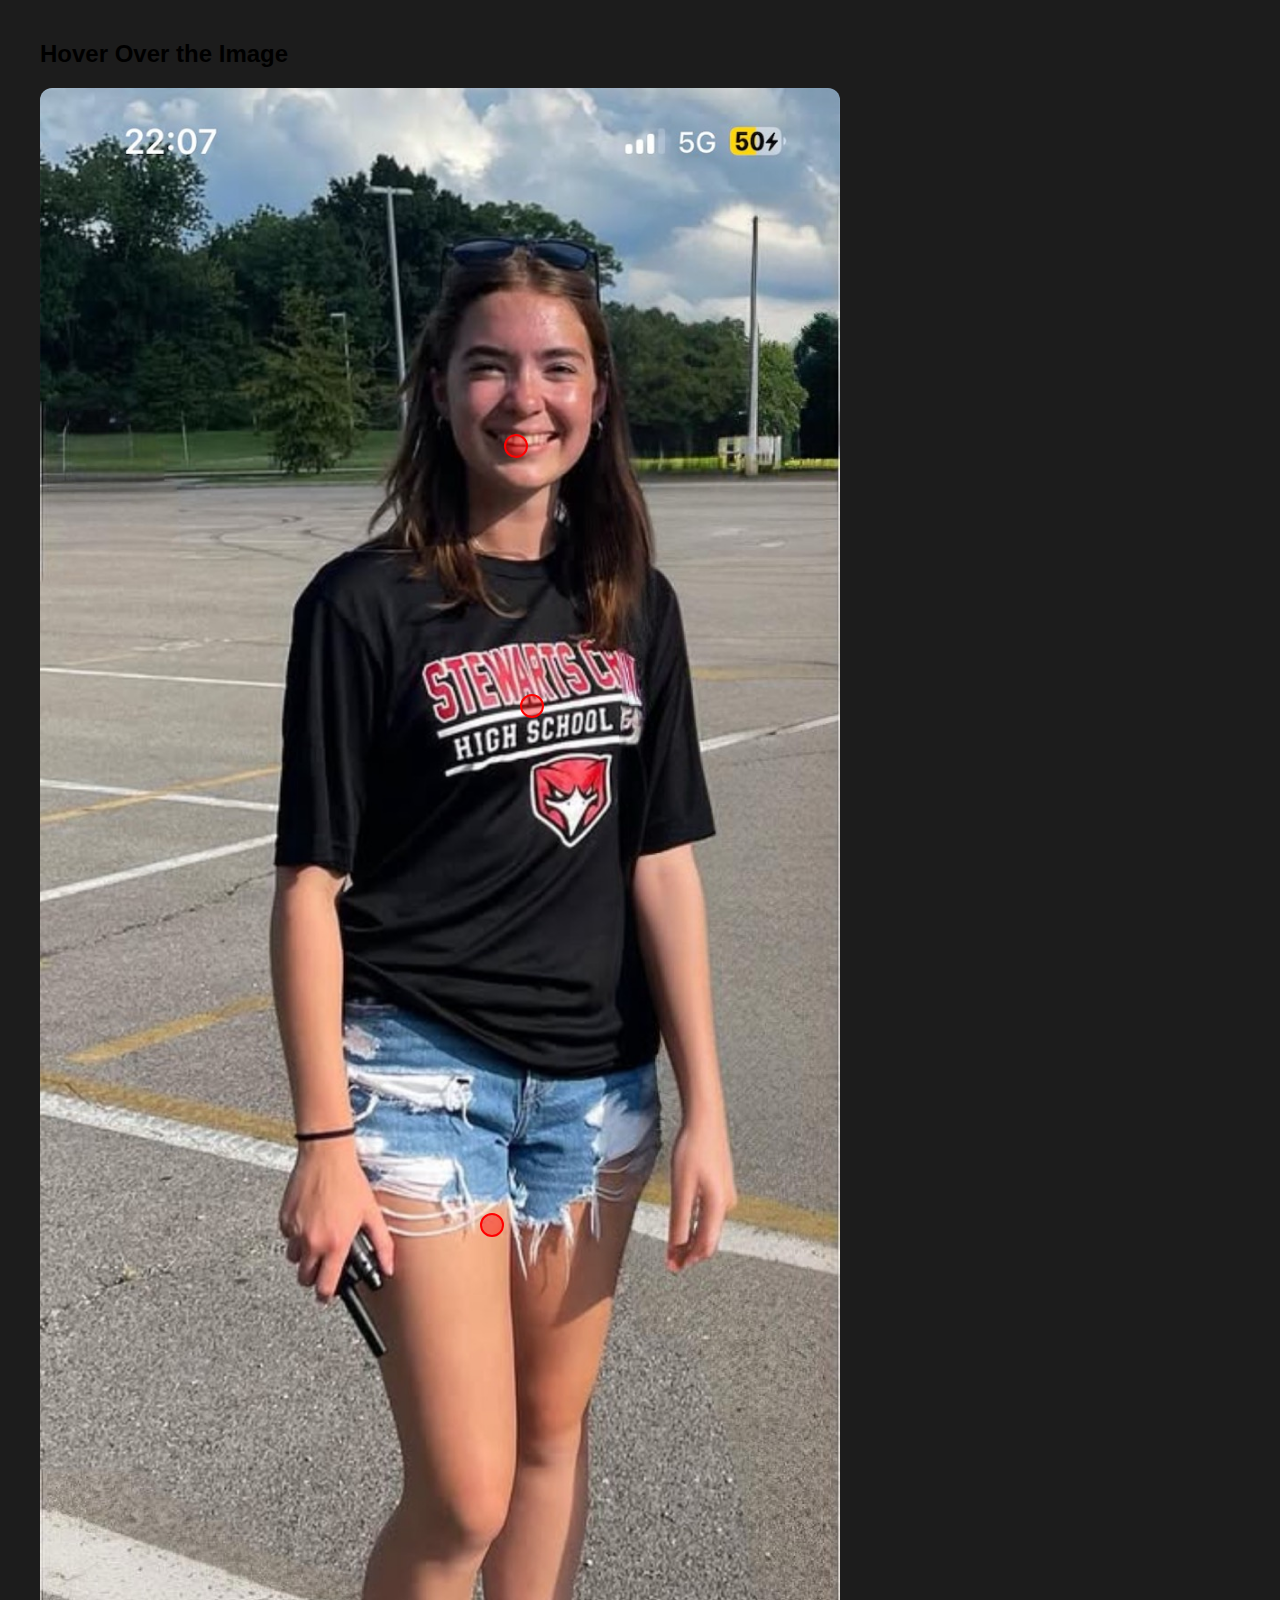
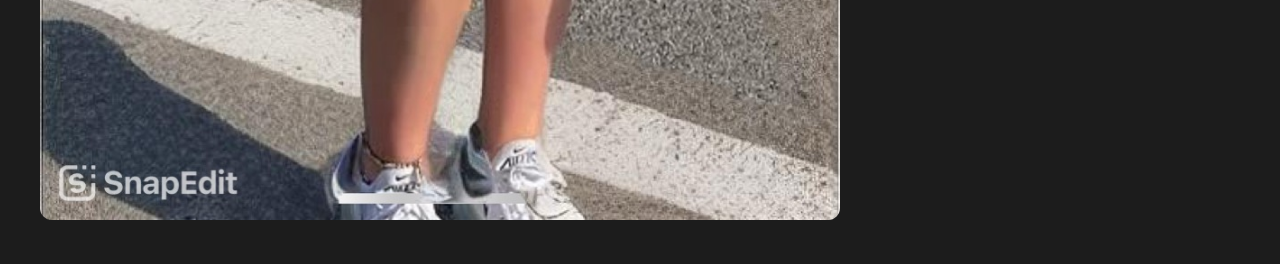
<file: katie.html>
<!DOCTYPE html>
<html lang="en">
<head>
  <meta charset="UTF-8" />
  <meta name="viewport" content="width=device-width, initial-scale=1.0"/>
  <title>Stories - Katie - Info</title>
  <style>
    body {
      margin: 40px;
      background: #1c1c1c;
      font-family: Arial, sans-serif;
    }

    .image-container {
      position: relative;
      display: inline-block;
      max-width: 800px;
      width: 100%;
    }

    .main-image {
      width: 100%;
      display: block;
      border-radius: 12px;
    }

    .hotspot {
      position: absolute;
      cursor: pointer;
    }

    .hotspot::after {
      content: attr(data-text);
      position: absolute;
      bottom: 110%;
      left: 50%;
      transform: translateX(-50%);
      background: rgba(0, 0, 0, 0.8);
      color: #fff;
      padding: 8px 12px;
      border-radius: 6px;
      font-size: 0.9rem;
      white-space: nowrap;
      opacity: 0;
      pointer-events: none;
      transition: opacity 0.2s ease;
    }

    .hotspot:hover::after {
      opacity: 1;
    }

    /* Optional visual markers (e.g. transparent circles) */
    .hotspot-marker {
      width: 20px;
      height: 20px;
      background: rgba(255, 0, 0, 0.4);
      border-radius: 50%;
      border: 2px solid red;
      pointer-events: none;
    }

    h1 {
        color: white;
    }
  </style>
</head>
<body>

<h2>Hover Over the Image</h2>

<div class="image-container">
  <img src="images/IMG_9827.JPG" alt="Demo Image" class="main-image" />

  <!-- Hotspots: adjust top and left for placement -->
  <div class="hotspot" style="top: 35%; left: 60%;" data-text="Size: 36-C">
    <div class="hotspot-marker"></div>
  </div>

  <div class="hotspot" style="top: 20%; left: 58%;" data-text="Would kiss; god-tier sucking.">
    <div class="hotspot-marker"></div>
  </div>

  <a href="legs.html" target="_blank"
     class="hotspot"
     style="top: 65%; left: 55%;"
     data-text="Thighs thick and curvy; good for huggin and touchin">
    <div class="hotspot-marker"></div>
  </a>
</div>

</body>
</html>
</file>
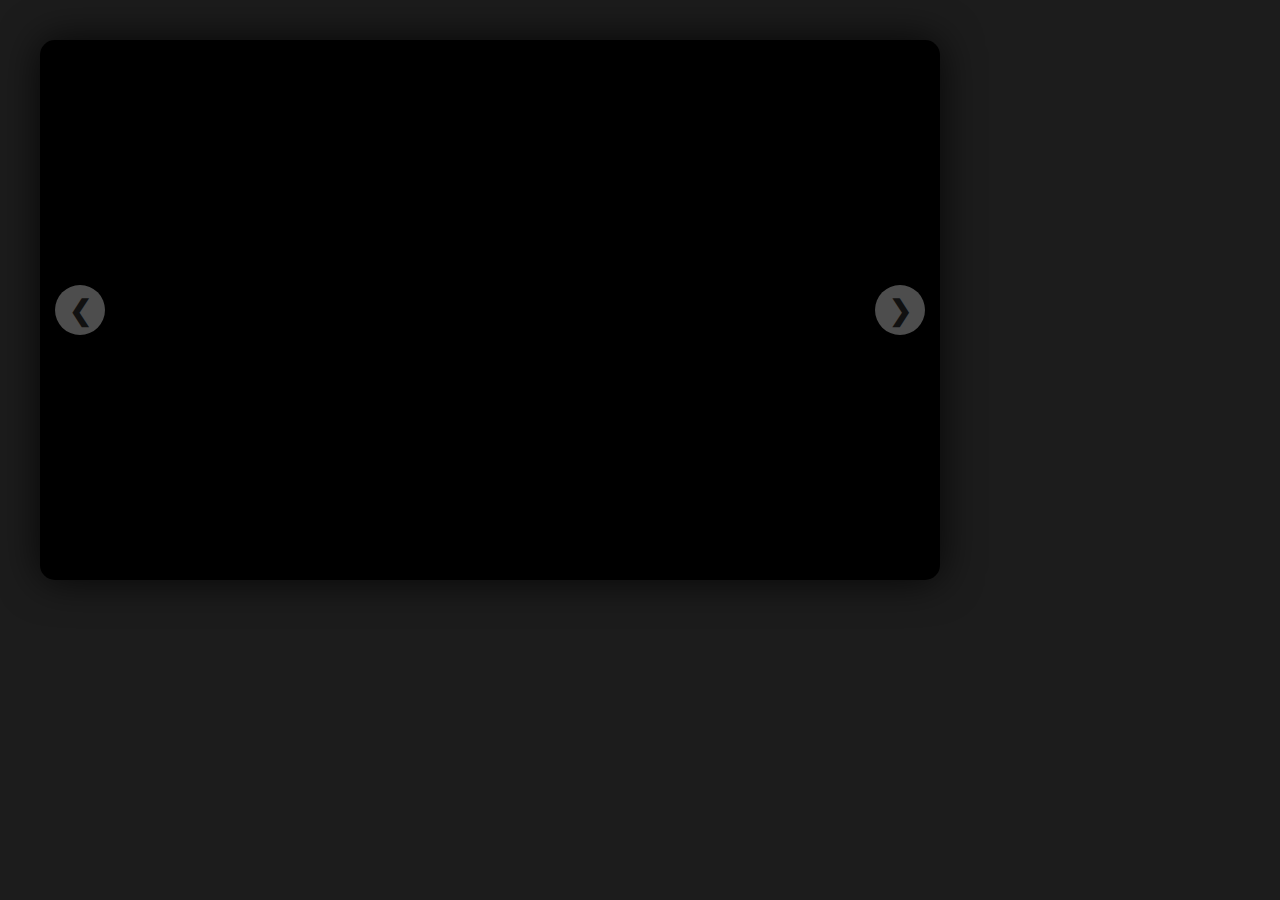
<file: slideshow.html>
<!DOCTYPE html>
<html lang="en">
<head>
<meta charset="UTF-8" />
<meta name="viewport" content="width=device-width, initial-scale=1" />
<title>Stories - Slideshow</title>
<style>
  body {
    margin: 40px;
    font-family: Arial, sans-serif;
    background: #1c1c1c;
  }

  .gallery {
    column-count: 4;
    column-gap: 16px;
  }

  @media (max-width: 1200px) {
    .gallery {
      column-count: 3;
    }
  }
  @media (max-width: 800px) {
    .gallery {
      column-count: 2;
    }
  }
  @media (max-width: 500px) {
    .gallery {
      column-count: 1;
    }
  }

  .slideshow-container {
      position: relative;
      width: 90vw;
      max-width: 900px;
      height: 60vh;
      border-radius: 15px;
      box-shadow: 0 0 40px rgba(0,0,0,0.8);
      overflow: hidden;
      background: #000;
    }

    .slide {
      position: absolute;
      top: 0; left: 0;
      width: 100%;
      height: 100%;
      opacity: 0;
      transition: opacity 1s ease;
      background-position: center;
      background-size: cover;
      border-radius: 15px;
    }

    .slide.active {
      opacity: 1;
      z-index: 1;
    }

    /* Navigation arrows */
    .nav-btn {
      position: absolute;
      top: 50%;
      transform: translateY(-50%);
      width: 50px;
      height: 50px;
      background: rgba(255,255,255,0.3);
      border-radius: 50%;
      border: none;
      cursor: pointer;
      color: #111;
      font-size: 28px;
      font-weight: bold;
      display: flex;
      justify-content: center;
      align-items: center;
      user-select: none;
      transition: background 0.3s ease;
      z-index: 10;
    }

    .nav-btn:hover {
      background: rgba(255,255,255,0.7);
    }

    #prev {
      left: 15px;
    }

    #next {
      right: 15px;
    }

    /* Caption */
    .caption {
      position: absolute;
      bottom: 20px;
      left: 20px;
      right: 20px;
      color: white;
      background: rgba(0,0,0,0.4);
      padding: 10px 15px;
      border-radius: 10px;
      font-size: 1.1rem;
      font-weight: 600;
      text-shadow: 1px 1px 3px rgba(0,0,0,0.7);
      user-select: none;
      pointer-events: none;
      max-height: 25%;
      overflow: auto;
    }
  </style>
</head>
<body>

  <div class="slideshow-container" aria-label="Image slideshow">
    <!-- Slides will be inserted here by JS -->
    <button id="prev" class="nav-btn" aria-label="Previous slide">&#10094;</button>
    <button id="next" class="nav-btn" aria-label="Next slide">&#10095;</button>
    <div class="caption" aria-live="polite"></div>
  </div>

<script>
  // Images and captions array - update with your own URLs and text
  const slidesData = [
    {
      url: 'https://picsum.photos/id/1015/900/540',
      caption: 'Mountain View: Enjoy this beautiful mountain landscape, perfect for your next adventure.'
    },
    {
      url: 'https://picsum.photos/id/1011/900/540',
      caption: 'Forest Path: Take a walk down this peaceful forest path filled with nature\'s wonders.'
    },
    {
      url: 'https://picsum.photos/id/1024/900/540',
      caption: 'Sunset Beach: Relax and unwind by the beach while watching stunning sunsets.'
    },
    {
      url: 'https://picsum.photos/id/1035/900/540',
      caption: 'City Skyline: The vibrant city skyline lights up the night with endless possibilities.'
    },
    {
      url: 'https://picsum.photos/id/1031/900/540',
      caption: 'Serene Lake: Peaceful waters and tranquil surroundings perfect for reflection.'
    }
  ];

  const container = document.querySelector('.slideshow-container');
  const captionDiv = container.querySelector('.caption');

  let currentIndex = 0;
  let slides = [];

  // Create slides dynamically
  slidesData.forEach((slide, i) => {
    const div = document.createElement('div');
    div.classList.add('slide');
    if (i === 0) div.classList.add('active');
    div.style.backgroundImage = `url(${slide.url})`;
    container.appendChild(div);
    slides.push(div);
  });

  // Show slide function
  function showSlide(index) {
    slides.forEach((slide, i) => {
      slide.classList.toggle('active', i === index);
    });
    captionDiv.textContent = slidesData[index].caption;
  }

  // Next/Prev slide functions
  function nextSlide() {
    currentIndex = (currentIndex + 1) % slides.length;
    showSlide(currentIndex);
  }
  function prevSlide() {
    currentIndex = (currentIndex - 1 + slides.length) % slides.length;
    showSlide(currentIndex);
  }

  // Auto rotate every 5 seconds
  let autoSlide = setInterval(nextSlide, 5000);

  // Reset timer on manual nav
  function resetTimer() {
    clearInterval(autoSlide);
    autoSlide = setInterval(nextSlide, 5000);
  }

  // Event listeners for buttons
  document.getElementById('next').addEventListener('click', () => {
    nextSlide();
    resetTimer();
  });
  document.getElementById('prev').addEventListener('click', () => {
    prevSlide();
    resetTimer();
  });

  // Optional: keyboard navigation
  document.addEventListener('keydown', e => {
    if (e.key === 'ArrowRight') {
      nextSlide();
      resetTimer();
    } else if (e.key === 'ArrowLeft') {
      prevSlide();
      resetTimer();
    }
  });
</script>


</body>
</html>
</file>
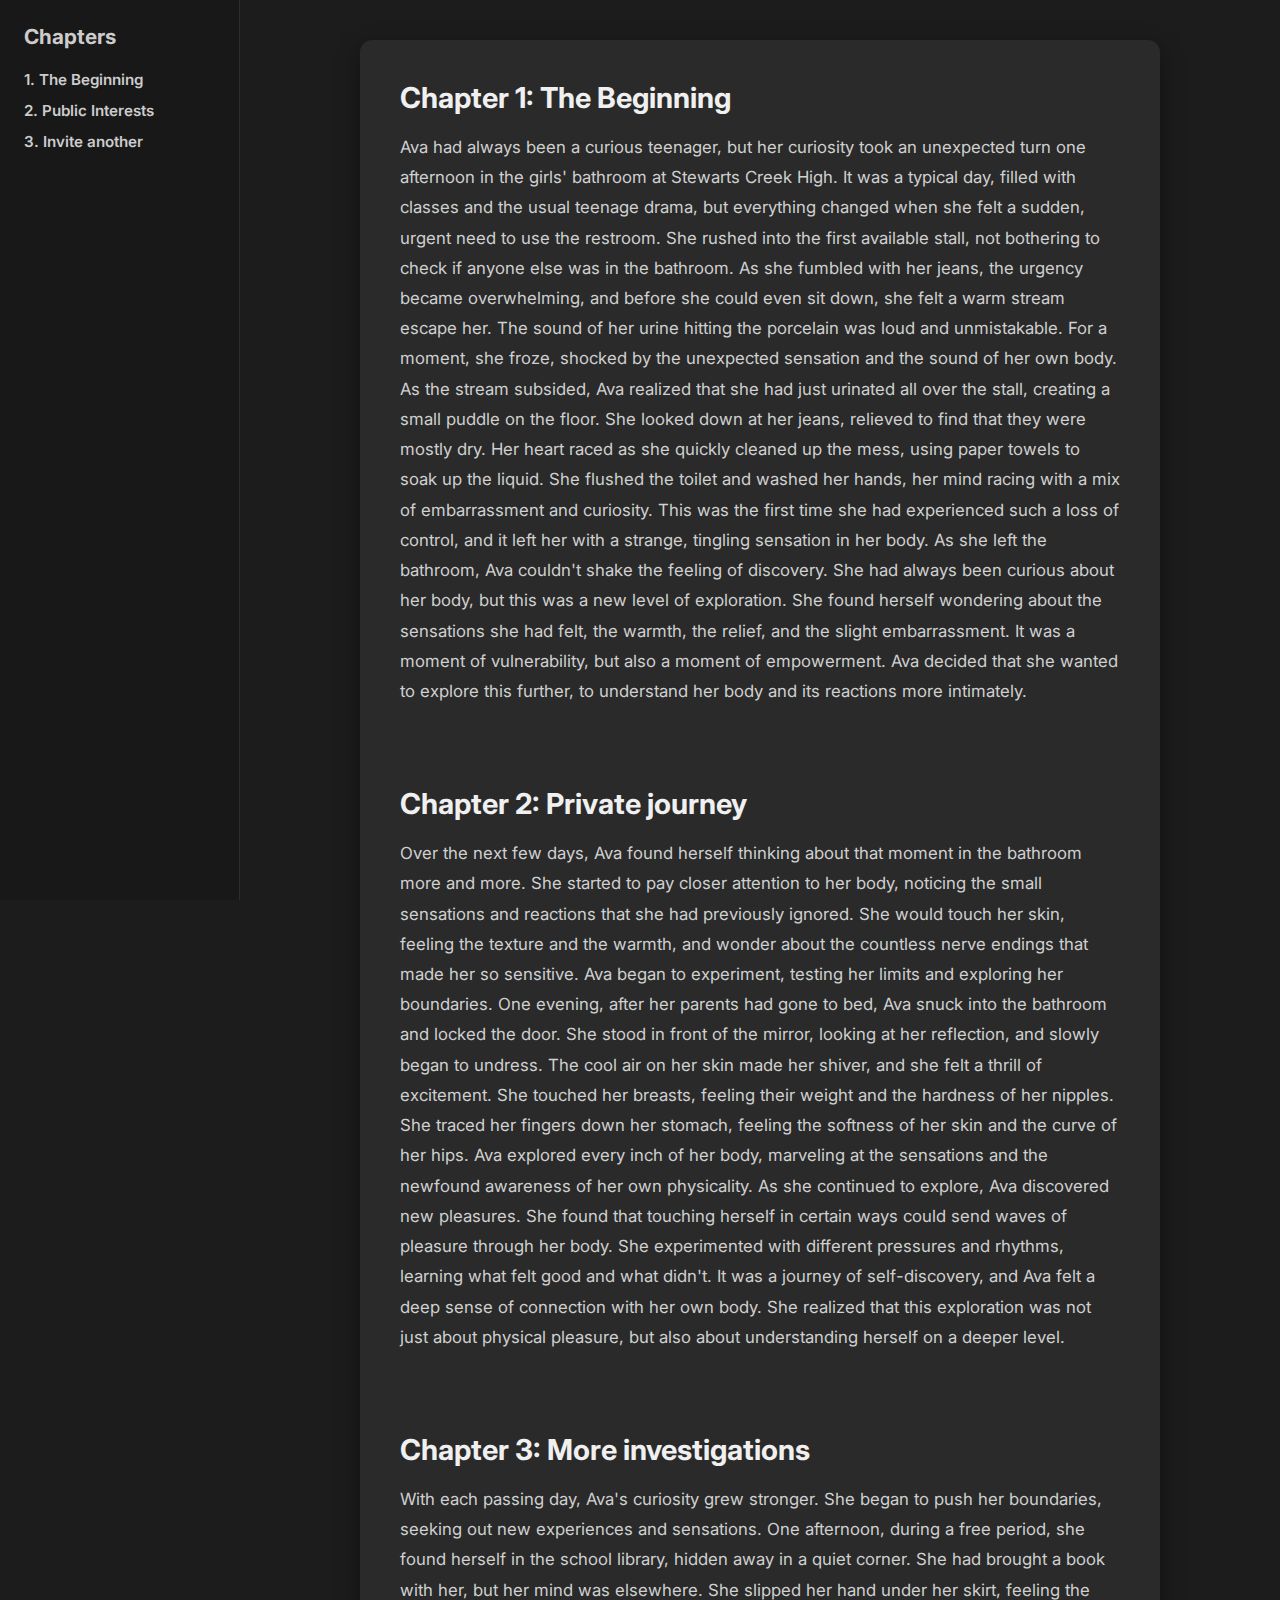
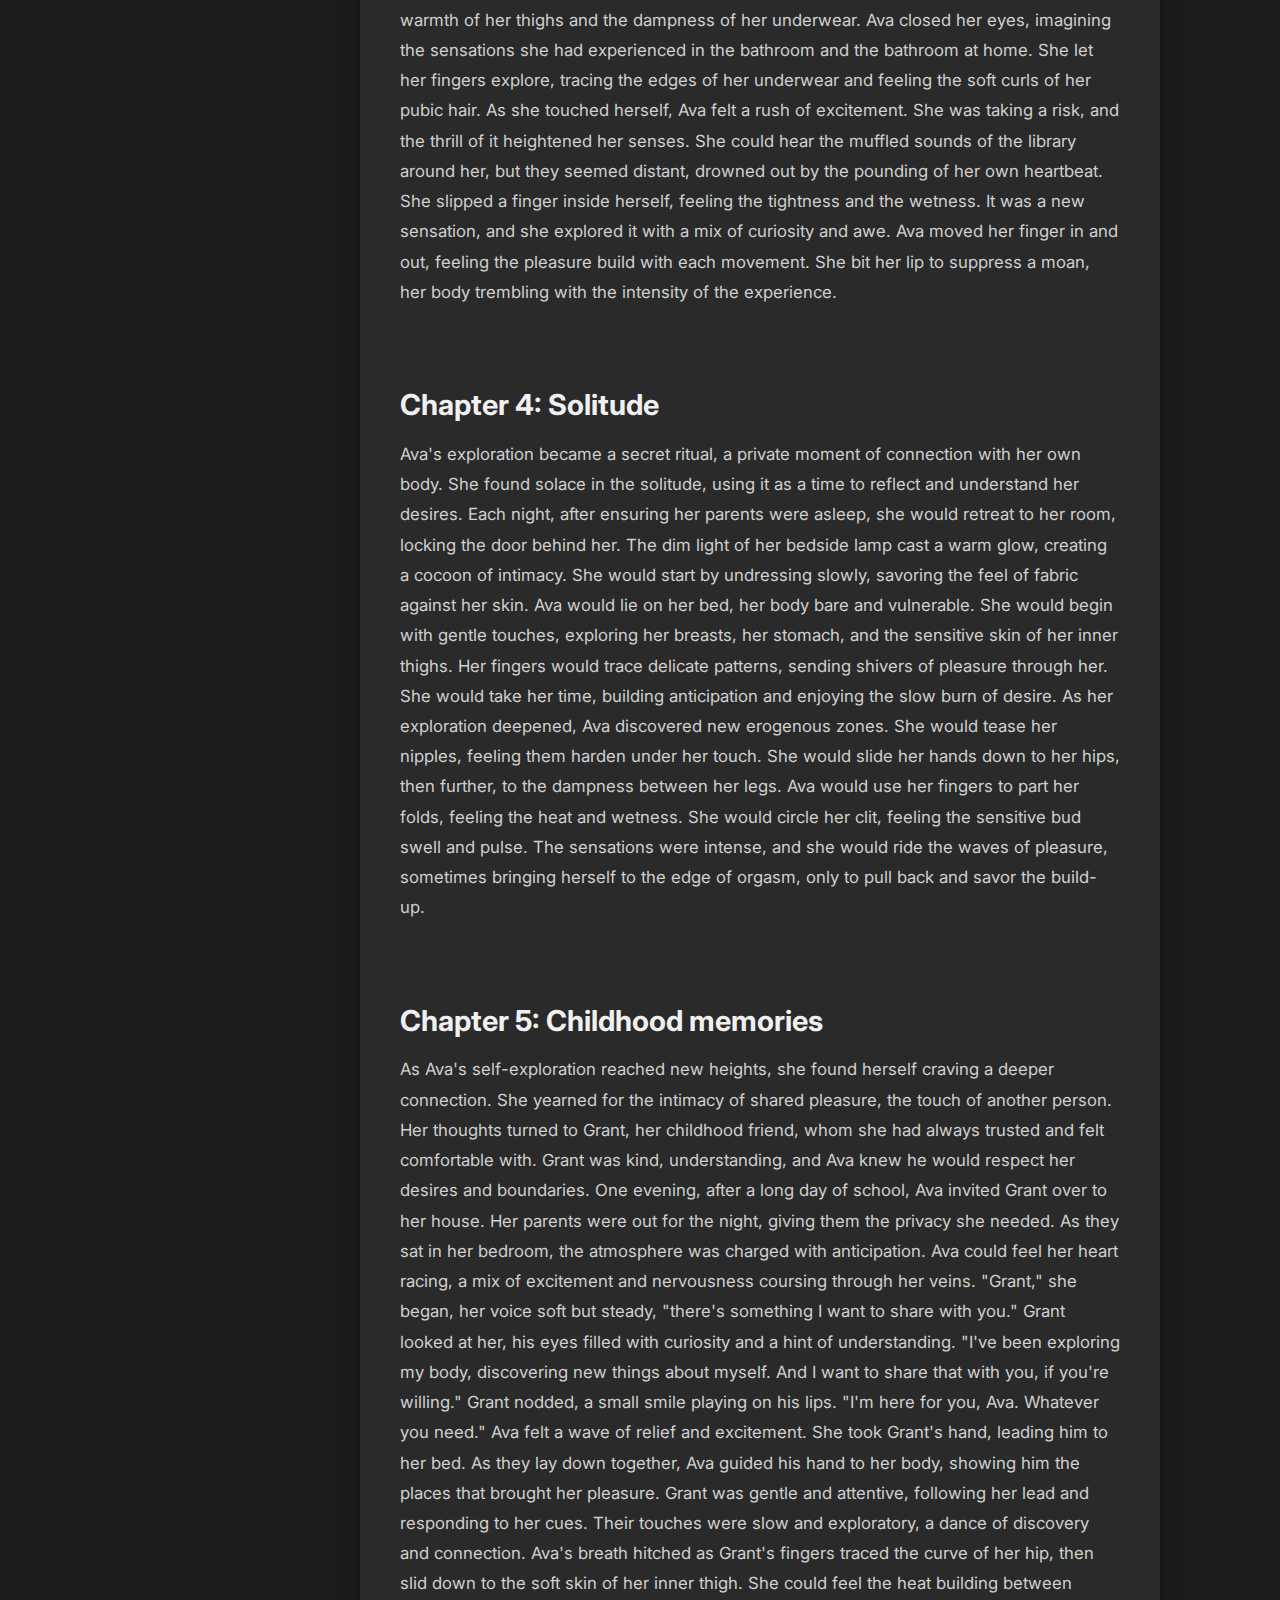
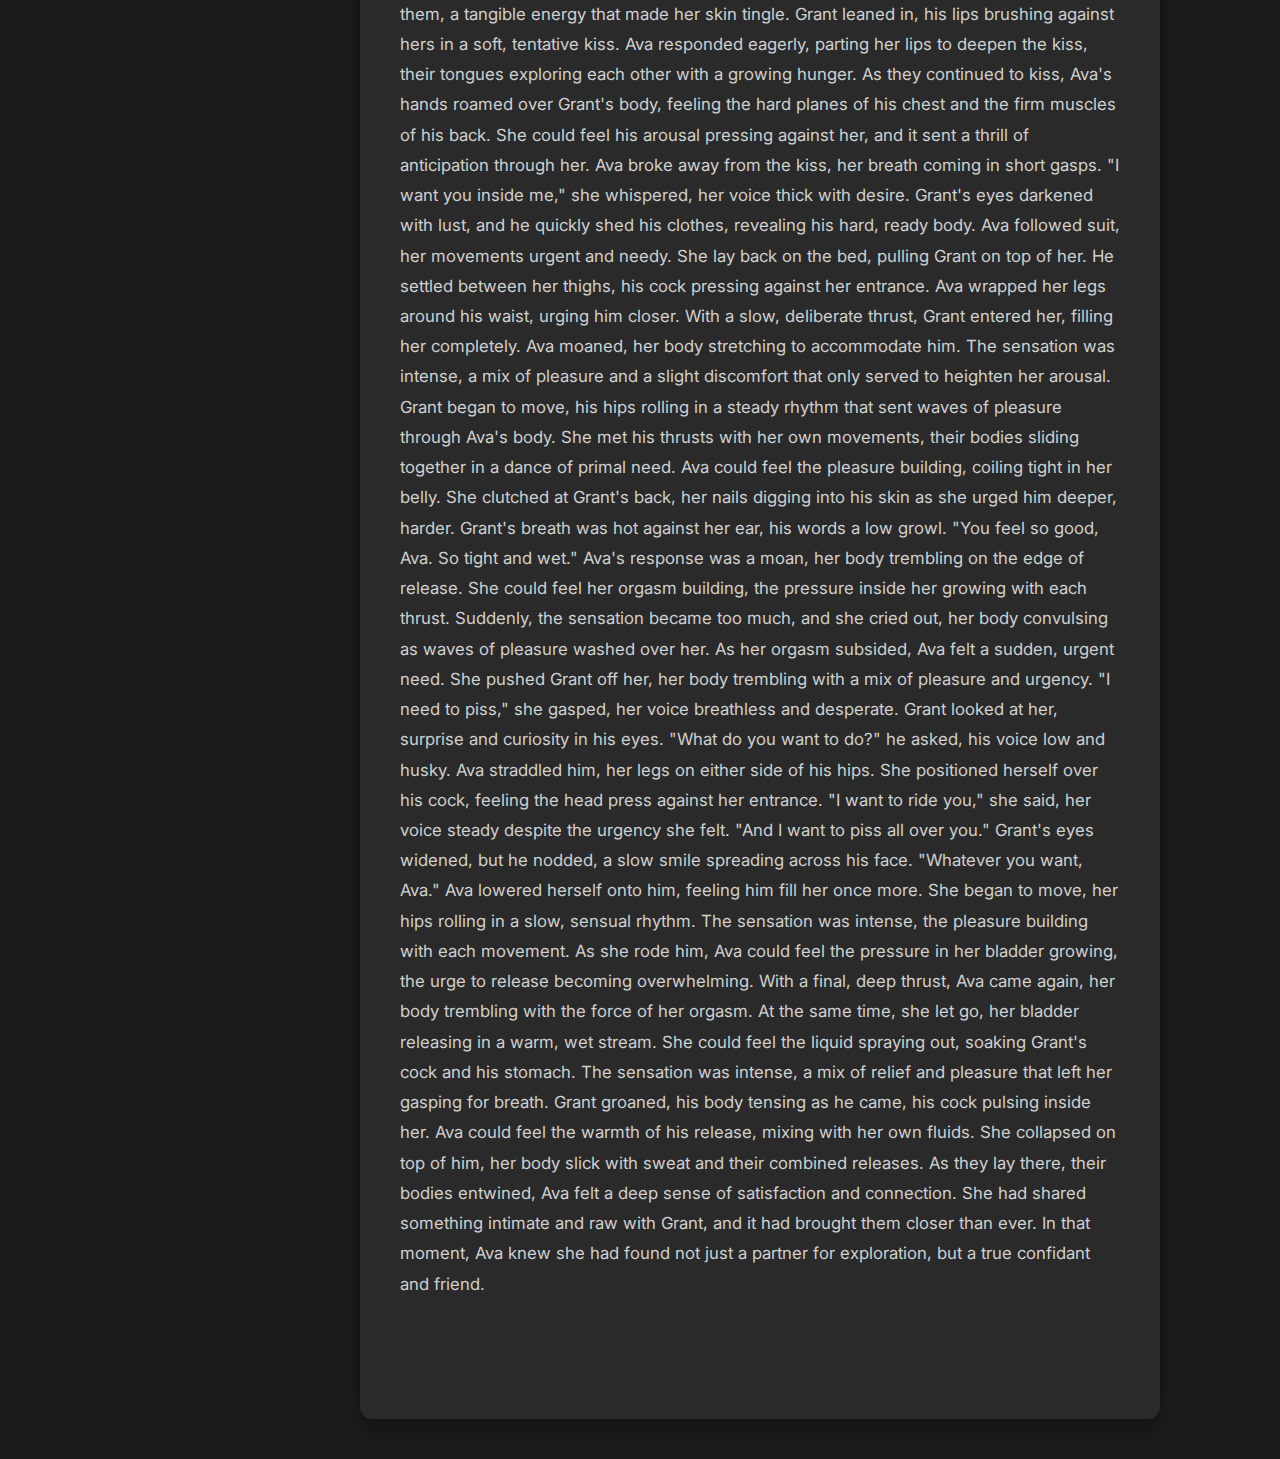
<file: stories/ava.html>
<!DOCTYPE html>
<html lang="en">
<head>
  <meta charset="UTF-8" />
  <meta name="viewport" content="width=device-width, initial-scale=1.0"/>
  <title>Stories - Ava</title>
  <link href="https://fonts.googleapis.com/css2?family=Inter:wght@400;600&display=swap" rel="stylesheet">
  
  <link rel="stylesheet" href="../storystyle.css" />

</head>
<body>

  <!-- Sidebar Navigation -->
  <nav>
    <h2>Chapters</h2>
    <a href="#chapter1">1. The Beginning</a>
    <a href="#chapter2">2. Public Interests</a>
    <a href="#chapter3">3. Invite another</a>
  </nav>

  <!-- Main Story Content -->
  <div class="content-wrapper">
    <div class="content">
      <section id="chapter1">
        <h2>Chapter 1: The Beginning</h2>
        <p>
         Ava had always been a curious teenager, but her curiosity took an unexpected turn one afternoon in the girls' bathroom at Stewarts Creek High. It was a typical day, filled with classes and the usual teenage drama, but everything changed when she felt a sudden, urgent need to use the restroom. She rushed into the first available stall, not bothering to check if anyone else was in the bathroom. As she fumbled with her jeans, the urgency became overwhelming, and before she could even sit down, she felt a warm stream escape her. The sound of her urine hitting the porcelain was loud and unmistakable. For a moment, she froze, shocked by the unexpected sensation and the sound of her own body.

As the stream subsided, Ava realized that she had just urinated all over the stall, creating a small puddle on the floor. She looked down at her jeans, relieved to find that they were mostly dry. Her heart raced as she quickly cleaned up the mess, using paper towels to soak up the liquid. She flushed the toilet and washed her hands, her mind racing with a mix of embarrassment and curiosity. This was the first time she had experienced such a loss of control, and it left her with a strange, tingling sensation in her body.

As she left the bathroom, Ava couldn't shake the feeling of discovery. She had always been curious about her body, but this was a new level of exploration. She found herself wondering about the sensations she had felt, the warmth, the relief, and the slight embarrassment. It was a moment of vulnerability, but also a moment of empowerment. Ava decided that she wanted to explore this further, to understand her body and its reactions more intimately.
        </p>
      </section>

      <section id="chapter2">
        <h2>Chapter 2: Private journey</h2>
        <p>
          Over the next few days, Ava found herself thinking about that moment in the bathroom more and more. She started to pay closer attention to her body, noticing the small sensations and reactions that she had previously ignored. She would touch her skin, feeling the texture and the warmth, and wonder about the countless nerve endings that made her so sensitive. Ava began to experiment, testing her limits and exploring her boundaries.

One evening, after her parents had gone to bed, Ava snuck into the bathroom and locked the door. She stood in front of the mirror, looking at her reflection, and slowly began to undress. The cool air on her skin made her shiver, and she felt a thrill of excitement. She touched her breasts, feeling their weight and the hardness of her nipples. She traced her fingers down her stomach, feeling the softness of her skin and the curve of her hips. Ava explored every inch of her body, marveling at the sensations and the newfound awareness of her own physicality.

As she continued to explore, Ava discovered new pleasures. She found that touching herself in certain ways could send waves of pleasure through her body. She experimented with different pressures and rhythms, learning what felt good and what didn't. It was a journey of self-discovery, and Ava felt a deep sense of connection with her own body. She realized that this exploration was not just about physical pleasure, but also about understanding herself on a deeper level.
        </p>
      </section>

      <section id="chapter3">
        <h2>Chapter 3: More investigations</h2>
        <p>
          With each passing day, Ava's curiosity grew stronger. She began to push her boundaries, seeking out new experiences and sensations. One afternoon, during a free period, she found herself in the school library, hidden away in a quiet corner. She had brought a book with her, but her mind was elsewhere. She slipped her hand under her skirt, feeling the warmth of her thighs and the dampness of her underwear. Ava closed her eyes, imagining the sensations she had experienced in the bathroom and the bathroom at home. She let her fingers explore, tracing the edges of her underwear and feeling the soft curls of her pubic hair.

As she touched herself, Ava felt a rush of excitement. She was taking a risk, and the thrill of it heightened her senses. She could hear the muffled sounds of the library around her, but they seemed distant, drowned out by the pounding of her own heartbeat. She slipped a finger inside herself, feeling the tightness and the wetness. It was a new sensation, and she explored it with a mix of curiosity and awe. Ava moved her finger in and out, feeling the pleasure build with each movement. She bit her lip to suppress a moan, her body trembling with the intensity of the experience.
        </p>
      </section>

      <section id="chapter3">
        <h2>Chapter 4: Solitude</h2>
        <p>
          Ava's exploration became a secret ritual, a private moment of connection with her own body. She found solace in the solitude, using it as a time to reflect and understand her desires. Each night, after ensuring her parents were asleep, she would retreat to her room, locking the door behind her. The dim light of her bedside lamp cast a warm glow, creating a cocoon of intimacy.

She would start by undressing slowly, savoring the feel of fabric against her skin. Ava would lie on her bed, her body bare and vulnerable. She would begin with gentle touches, exploring her breasts, her stomach, and the sensitive skin of her inner thighs. Her fingers would trace delicate patterns, sending shivers of pleasure through her. She would take her time, building anticipation and enjoying the slow burn of desire.

As her exploration deepened, Ava discovered new erogenous zones. She would tease her nipples, feeling them harden under her touch. She would slide her hands down to her hips, then further, to the dampness between her legs. Ava would use her fingers to part her folds, feeling the heat and wetness. She would circle her clit, feeling the sensitive bud swell and pulse. The sensations were intense, and she would ride the waves of pleasure, sometimes bringing herself to the edge of orgasm, only to pull back and savor the build-up.
        </p>
      </section>

      <section id="chapter5">
        <h2>Chapter 5: Childhood memories</h2>
        <p>
          As Ava's self-exploration reached new heights, she found herself craving a deeper connection. She yearned for the intimacy of shared pleasure, the touch of another person. Her thoughts turned to Grant, her childhood friend, whom she had always trusted and felt comfortable with. Grant was kind, understanding, and Ava knew he would respect her desires and boundaries.

One evening, after a long day of school, Ava invited Grant over to her house. Her parents were out for the night, giving them the privacy she needed. As they sat in her bedroom, the atmosphere was charged with anticipation. Ava could feel her heart racing, a mix of excitement and nervousness coursing through her veins.

"Grant," she began, her voice soft but steady, "there's something I want to share with you." Grant looked at her, his eyes filled with curiosity and a hint of understanding. "I've been exploring my body, discovering new things about myself. And I want to share that with you, if you're willing."

Grant nodded, a small smile playing on his lips. "I'm here for you, Ava. Whatever you need."

Ava felt a wave of relief and excitement. She took Grant's hand, leading him to her bed. As they lay down together, Ava guided his hand to her body, showing him the places that brought her pleasure. Grant was gentle and attentive, following her lead and responding to her cues. Their touches were slow and exploratory, a dance of discovery and connection.

Ava's breath hitched as Grant's fingers traced the curve of her hip, then slid down to the soft skin of her inner thigh. She could feel the heat building between them, a tangible energy that made her skin tingle. Grant leaned in, his lips brushing against hers in a soft, tentative kiss. Ava responded eagerly, parting her lips to deepen the kiss, their tongues exploring each other with a growing hunger.

As they continued to kiss, Ava's hands roamed over Grant's body, feeling the hard planes of his chest and the firm muscles of his back. She could feel his arousal pressing against her, and it sent a thrill of anticipation through her. Ava broke away from the kiss, her breath coming in short gasps. "I want you inside me," she whispered, her voice thick with desire.

Grant's eyes darkened with lust, and he quickly shed his clothes, revealing his hard, ready body. Ava followed suit, her movements urgent and needy. She lay back on the bed, pulling Grant on top of her. He settled between her thighs, his cock pressing against her entrance. Ava wrapped her legs around his waist, urging him closer.

With a slow, deliberate thrust, Grant entered her, filling her completely. Ava moaned, her body stretching to accommodate him. The sensation was intense, a mix of pleasure and a slight discomfort that only served to heighten her arousal. Grant began to move, his hips rolling in a steady rhythm that sent waves of pleasure through Ava's body.

She met his thrusts with her own movements, their bodies sliding together in a dance of primal need. Ava could feel the pleasure building, coiling tight in her belly. She clutched at Grant's back, her nails digging into his skin as she urged him deeper, harder.

Grant's breath was hot against her ear, his words a low growl. "You feel so good, Ava. So tight and wet."

Ava's response was a moan, her body trembling on the edge of release. She could feel her orgasm building, the pressure inside her growing with each thrust. Suddenly, the sensation became too much, and she cried out, her body convulsing as waves of pleasure washed over her.

As her orgasm subsided, Ava felt a sudden, urgent need. She pushed Grant off her, her body trembling with a mix of pleasure and urgency. "I need to piss," she gasped, her voice breathless and desperate.

Grant looked at her, surprise and curiosity in his eyes. "What do you want to do?" he asked, his voice low and husky.

Ava straddled him, her legs on either side of his hips. She positioned herself over his cock, feeling the head press against her entrance. "I want to ride you," she said, her voice steady despite the urgency she felt. "And I want to piss all over you."

Grant's eyes widened, but he nodded, a slow smile spreading across his face. "Whatever you want, Ava."

Ava lowered herself onto him, feeling him fill her once more. She began to move, her hips rolling in a slow, sensual rhythm. The sensation was intense, the pleasure building with each movement. As she rode him, Ava could feel the pressure in her bladder growing, the urge to release becoming overwhelming.

With a final, deep thrust, Ava came again, her body trembling with the force of her orgasm. At the same time, she let go, her bladder releasing in a warm, wet stream. She could feel the liquid spraying out, soaking Grant's cock and his stomach. The sensation was intense, a mix of relief and pleasure that left her gasping for breath.

Grant groaned, his body tensing as he came, his cock pulsing inside her. Ava could feel the warmth of his release, mixing with her own fluids. She collapsed on top of him, her body slick with sweat and their combined releases.

As they lay there, their bodies entwined, Ava felt a deep sense of satisfaction and connection. She had shared something intimate and raw with Grant, and it had brought them closer than ever. In that moment, Ava knew she had found not just a partner for exploration, but a true confidant and friend.
        </p>
      </section>
    </div>
  </div>

</body>
</html>
</file>
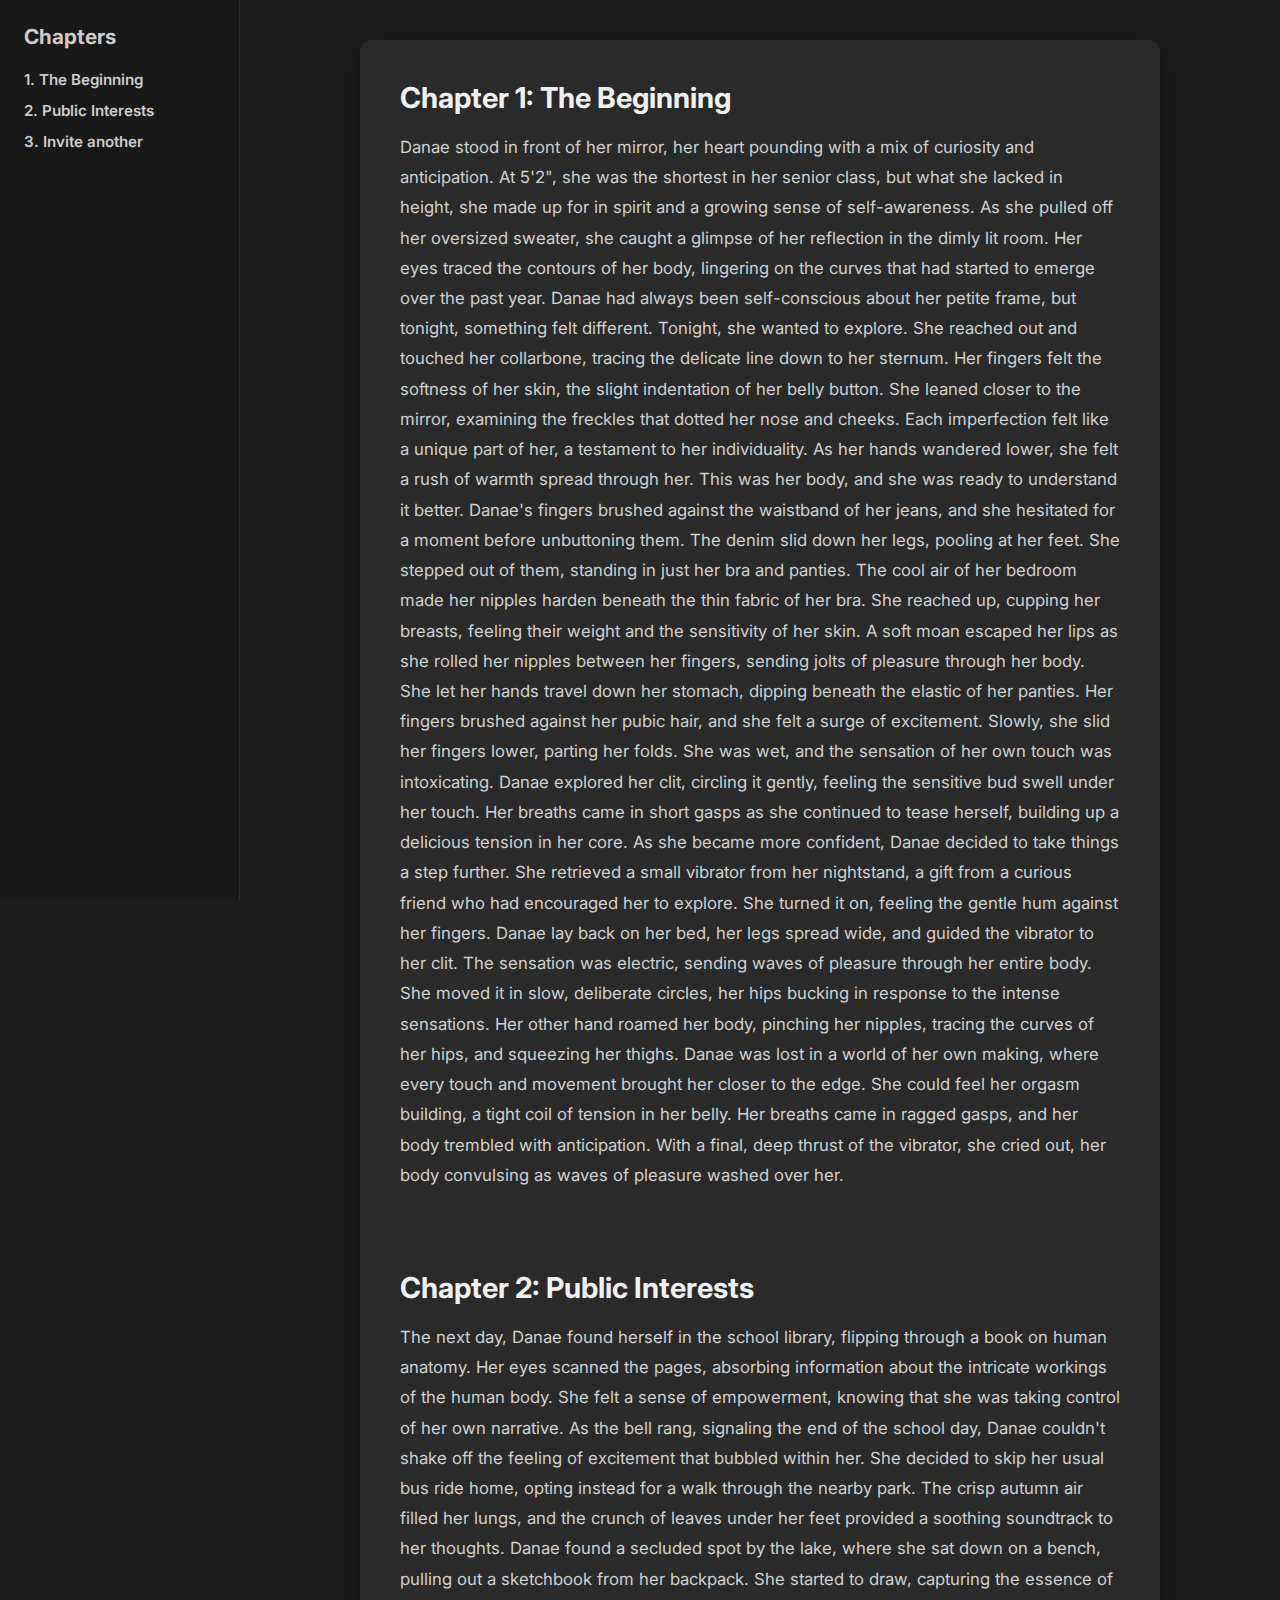
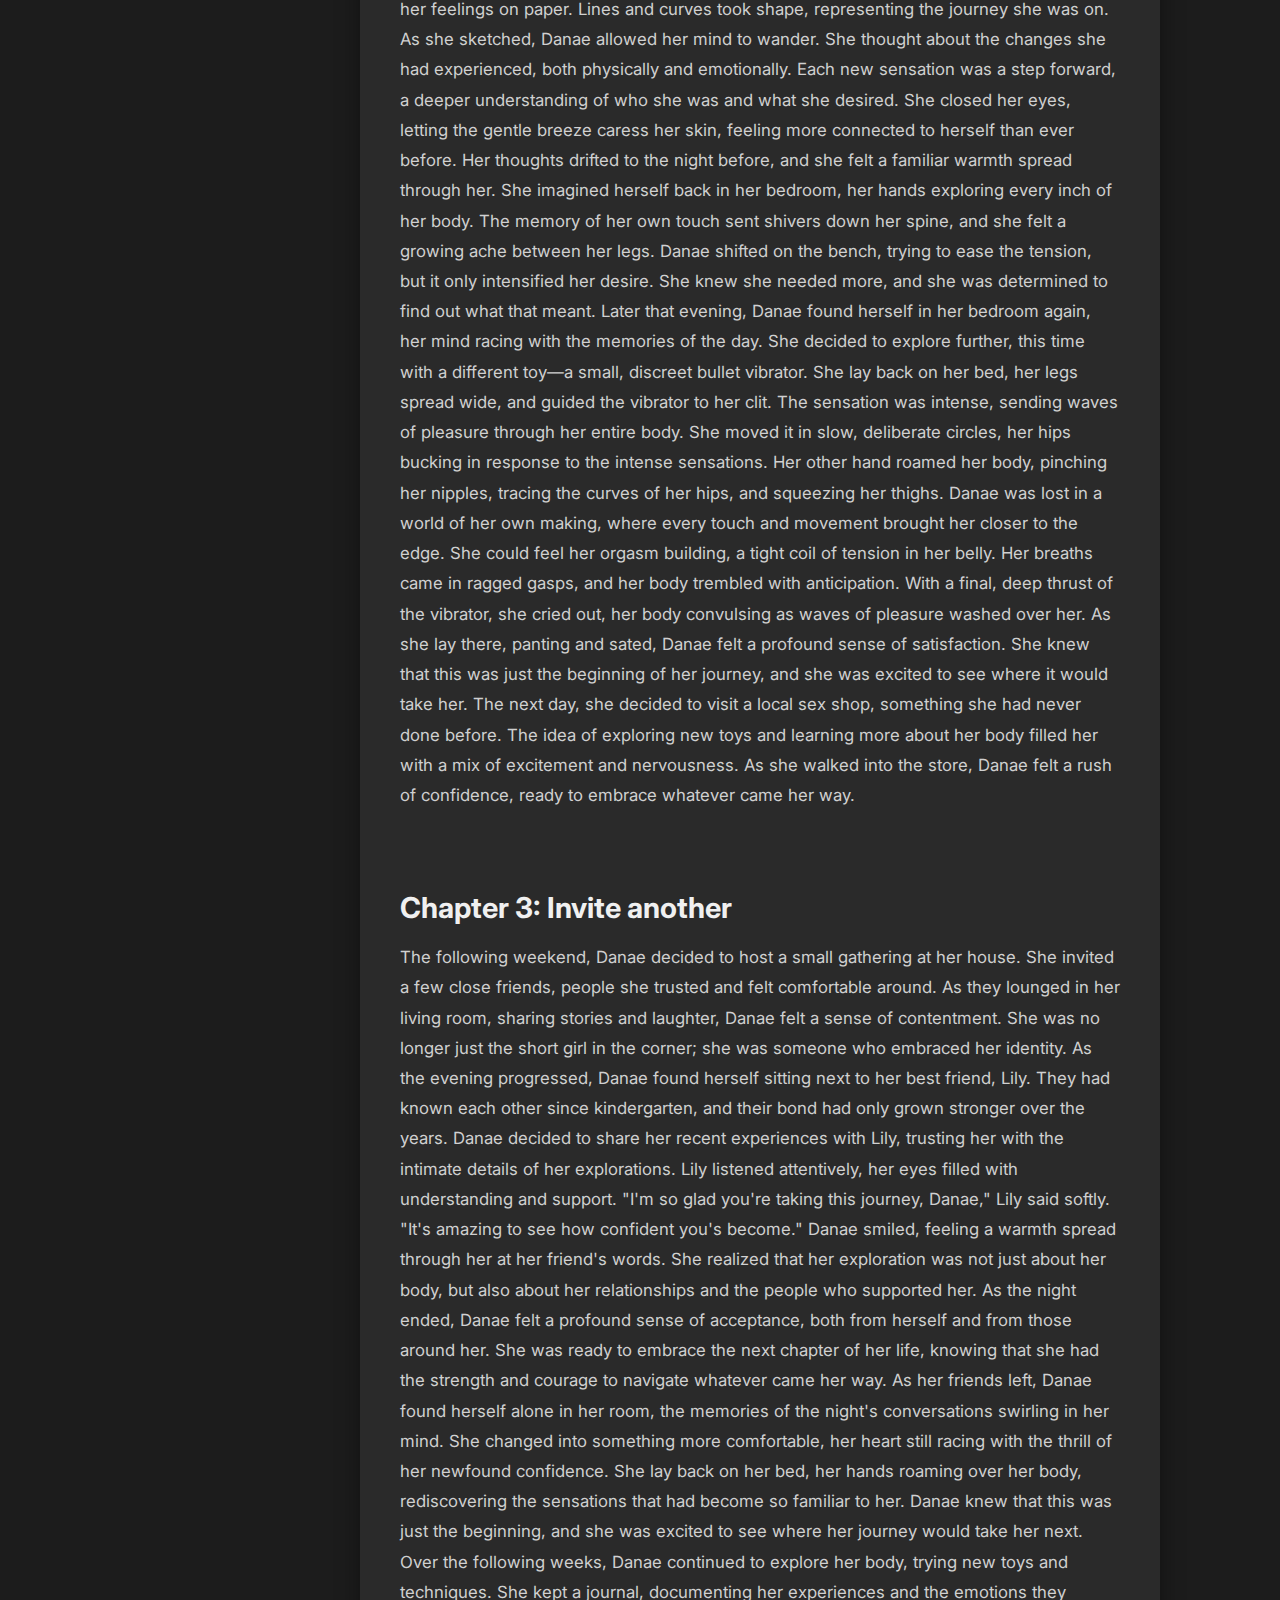
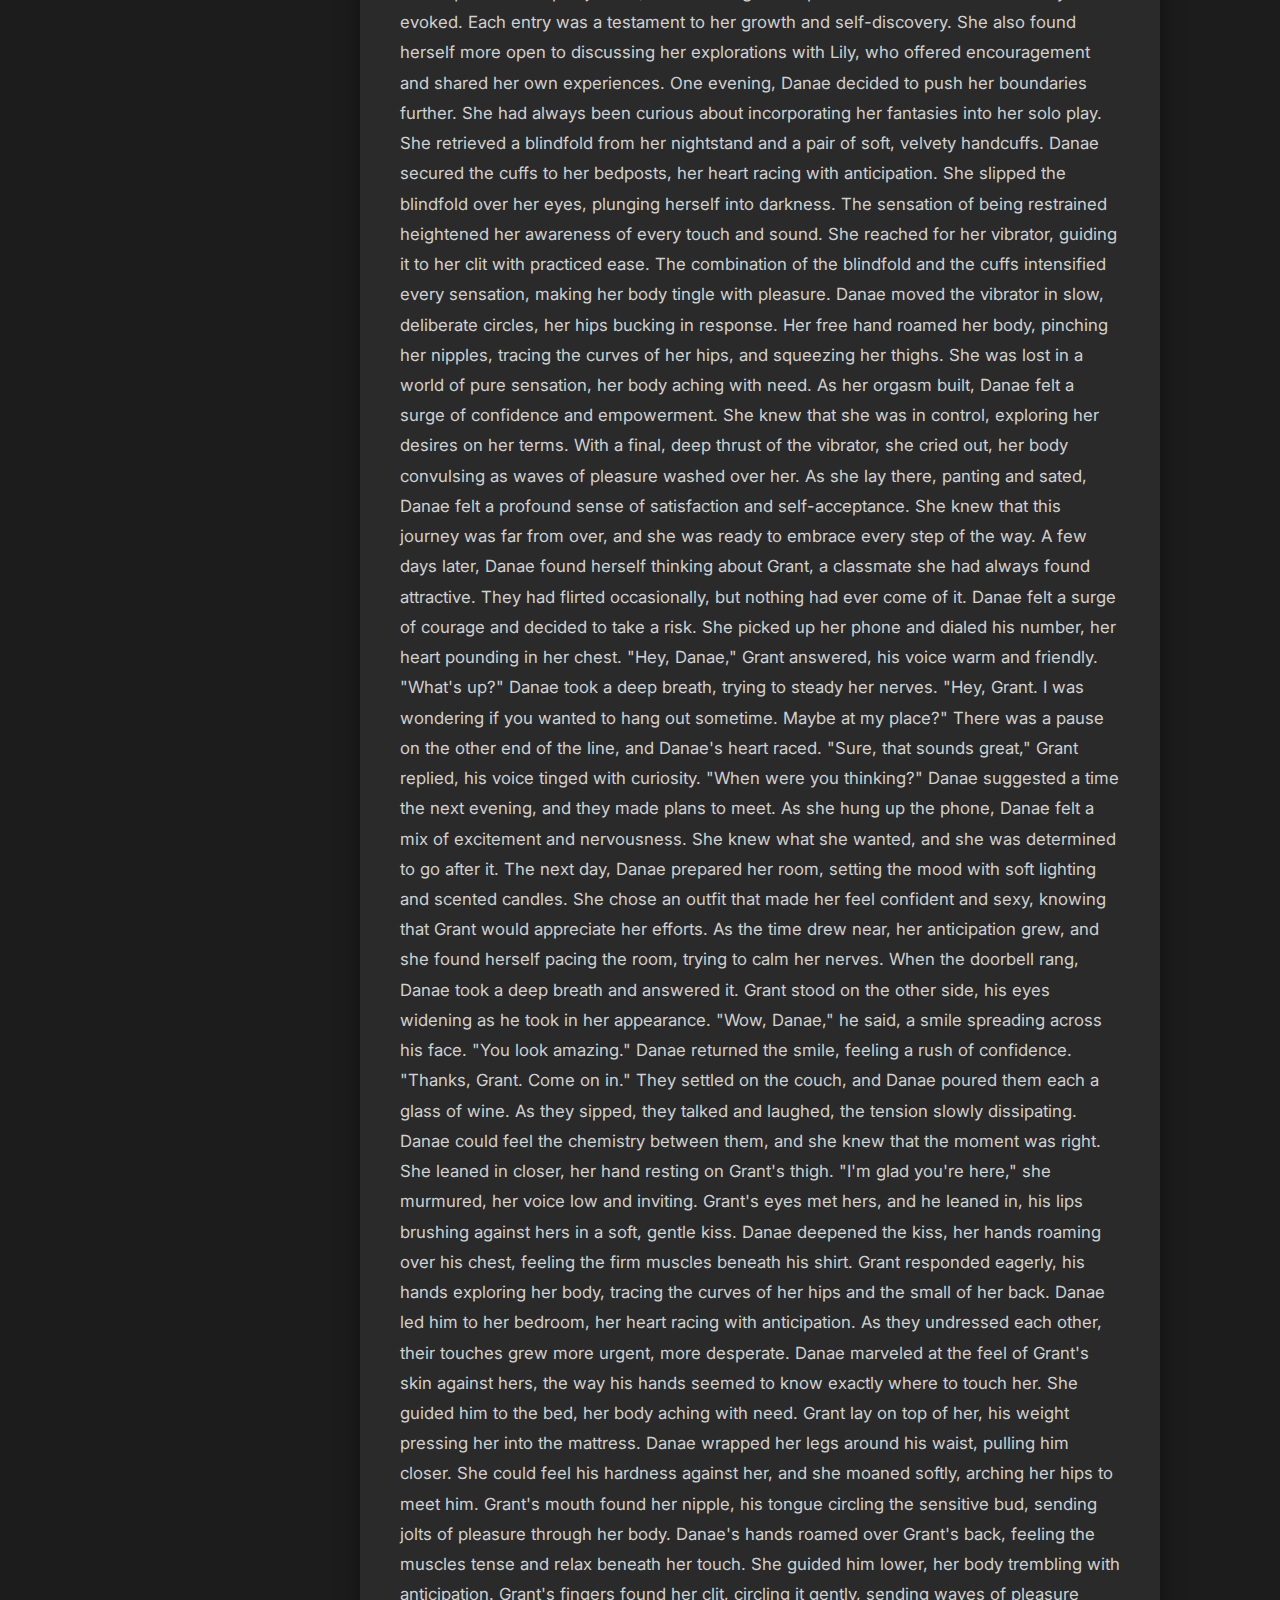
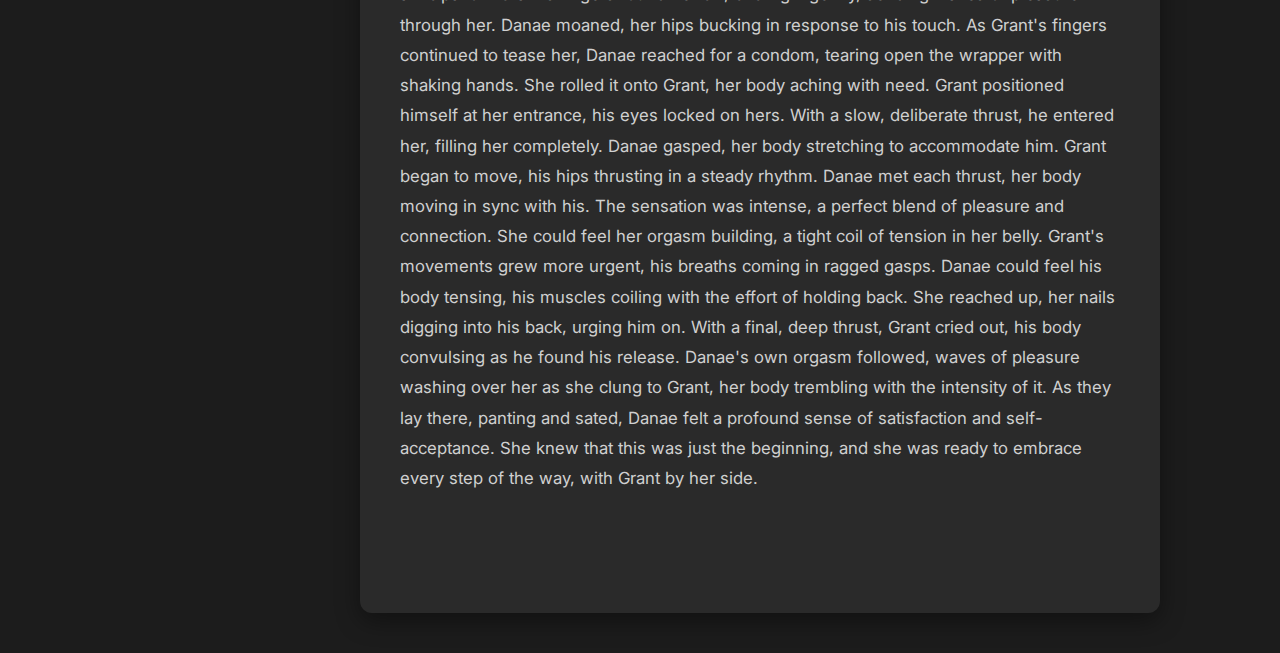
<file: stories/danae.html>
<!DOCTYPE html>
<html lang="en">
<head>
  <meta charset="UTF-8" />
  <meta name="viewport" content="width=device-width, initial-scale=1.0"/>
  <title>Stories - Danae</title>
  <link href="https://fonts.googleapis.com/css2?family=Inter:wght@400;600&display=swap" rel="stylesheet">
  
  <link rel="stylesheet" href="../storystyle.css" />

</head>
<body>

  <!-- Sidebar Navigation -->
  <nav>
    <h2>Chapters</h2>
    <a href="#chapter1">1. The Beginning</a>
    <a href="#chapter2">2. Public Interests</a>
    <a href="#chapter3">3. Invite another</a>
  </nav>

  <!-- Main Story Content -->
  <div class="content-wrapper">
    <div class="content">
      <section id="chapter1">
        <h2>Chapter 1: The Beginning</h2>
        <p>
         Danae stood in front of her mirror, her heart pounding with a mix of curiosity and anticipation. At 5'2", she was the shortest in her senior class, but what she lacked in height, she made up for in spirit and a growing sense of self-awareness. As she pulled off her oversized sweater, she caught a glimpse of her reflection in the dimly lit room. Her eyes traced the contours of her body, lingering on the curves that had started to emerge over the past year. Danae had always been self-conscious about her petite frame, but tonight, something felt different. Tonight, she wanted to explore.

She reached out and touched her collarbone, tracing the delicate line down to her sternum. Her fingers felt the softness of her skin, the slight indentation of her belly button. She leaned closer to the mirror, examining the freckles that dotted her nose and cheeks. Each imperfection felt like a unique part of her, a testament to her individuality. As her hands wandered lower, she felt a rush of warmth spread through her. This was her body, and she was ready to understand it better.

Danae's fingers brushed against the waistband of her jeans, and she hesitated for a moment before unbuttoning them. The denim slid down her legs, pooling at her feet. She stepped out of them, standing in just her bra and panties. The cool air of her bedroom made her nipples harden beneath the thin fabric of her bra. She reached up, cupping her breasts, feeling their weight and the sensitivity of her skin. A soft moan escaped her lips as she rolled her nipples between her fingers, sending jolts of pleasure through her body.

She let her hands travel down her stomach, dipping beneath the elastic of her panties. Her fingers brushed against her pubic hair, and she felt a surge of excitement. Slowly, she slid her fingers lower, parting her folds. She was wet, and the sensation of her own touch was intoxicating. Danae explored her clit, circling it gently, feeling the sensitive bud swell under her touch. Her breaths came in short gasps as she continued to tease herself, building up a delicious tension in her core.

As she became more confident, Danae decided to take things a step further. She retrieved a small vibrator from her nightstand, a gift from a curious friend who had encouraged her to explore. She turned it on, feeling the gentle hum against her fingers. Danae lay back on her bed, her legs spread wide, and guided the vibrator to her clit. The sensation was electric, sending waves of pleasure through her entire body. She moved it in slow, deliberate circles, her hips bucking in response to the intense sensations.

Her other hand roamed her body, pinching her nipples, tracing the curves of her hips, and squeezing her thighs. Danae was lost in a world of her own making, where every touch and movement brought her closer to the edge. She could feel her orgasm building, a tight coil of tension in her belly. Her breaths came in ragged gasps, and her body trembled with anticipation. With a final, deep thrust of the vibrator, she cried out, her body convulsing as waves of pleasure washed over her.
        </p>
      </section>

      <section id="chapter2">
        <h2>Chapter 2: Public Interests</h2>
        <p>
          The next day, Danae found herself in the school library, flipping through a book on human anatomy. Her eyes scanned the pages, absorbing information about the intricate workings of the human body. She felt a sense of empowerment, knowing that she was taking control of her own narrative. As the bell rang, signaling the end of the school day, Danae couldn't shake off the feeling of excitement that bubbled within her.

She decided to skip her usual bus ride home, opting instead for a walk through the nearby park. The crisp autumn air filled her lungs, and the crunch of leaves under her feet provided a soothing soundtrack to her thoughts. Danae found a secluded spot by the lake, where she sat down on a bench, pulling out a sketchbook from her backpack. She started to draw, capturing the essence of her feelings on paper. Lines and curves took shape, representing the journey she was on.

As she sketched, Danae allowed her mind to wander. She thought about the changes she had experienced, both physically and emotionally. Each new sensation was a step forward, a deeper understanding of who she was and what she desired. She closed her eyes, letting the gentle breeze caress her skin, feeling more connected to herself than ever before.

Her thoughts drifted to the night before, and she felt a familiar warmth spread through her. She imagined herself back in her bedroom, her hands exploring every inch of her body. The memory of her own touch sent shivers down her spine, and she felt a growing ache between her legs. Danae shifted on the bench, trying to ease the tension, but it only intensified her desire. She knew she needed more, and she was determined to find out what that meant.

Later that evening, Danae found herself in her bedroom again, her mind racing with the memories of the day. She decided to explore further, this time with a different toy—a small, discreet bullet vibrator. She lay back on her bed, her legs spread wide, and guided the vibrator to her clit. The sensation was intense, sending waves of pleasure through her entire body. She moved it in slow, deliberate circles, her hips bucking in response to the intense sensations.

Her other hand roamed her body, pinching her nipples, tracing the curves of her hips, and squeezing her thighs. Danae was lost in a world of her own making, where every touch and movement brought her closer to the edge. She could feel her orgasm building, a tight coil of tension in her belly. Her breaths came in ragged gasps, and her body trembled with anticipation. With a final, deep thrust of the vibrator, she cried out, her body convulsing as waves of pleasure washed over her.

As she lay there, panting and sated, Danae felt a profound sense of satisfaction. She knew that this was just the beginning of her journey, and she was excited to see where it would take her. The next day, she decided to visit a local sex shop, something she had never done before. The idea of exploring new toys and learning more about her body filled her with a mix of excitement and nervousness. As she walked into the store, Danae felt a rush of confidence, ready to embrace whatever came her way.
        </p>
      </section>

      <section id="chapter3">
        <h2>Chapter 3: Invite another</h2>
        <p>
          The following weekend, Danae decided to host a small gathering at her house. She invited a few close friends, people she trusted and felt comfortable around. As they lounged in her living room, sharing stories and laughter, Danae felt a sense of contentment. She was no longer just the short girl in the corner; she was someone who embraced her identity.

As the evening progressed, Danae found herself sitting next to her best friend, Lily. They had known each other since kindergarten, and their bond had only grown stronger over the years. Danae decided to share her recent experiences with Lily, trusting her with the intimate details of her explorations. Lily listened attentively, her eyes filled with understanding and support.

"I'm so glad you're taking this journey, Danae," Lily said softly. "It's amazing to see how confident you's become."

Danae smiled, feeling a warmth spread through her at her friend's words. She realized that her exploration was not just about her body, but also about her relationships and the people who supported her. As the night ended, Danae felt a profound sense of acceptance, both from herself and from those around her. She was ready to embrace the next chapter of her life, knowing that she had the strength and courage to navigate whatever came her way.

As her friends left, Danae found herself alone in her room, the memories of the night's conversations swirling in her mind. She changed into something more comfortable, her heart still racing with the thrill of her newfound confidence. She lay back on her bed, her hands roaming over her body, rediscovering the sensations that had become so familiar to her. Danae knew that this was just the beginning, and she was excited to see where her journey would take her next.

Over the following weeks, Danae continued to explore her body, trying new toys and techniques. She kept a journal, documenting her experiences and the emotions they evoked. Each entry was a testament to her growth and self-discovery. She also found herself more open to discussing her explorations with Lily, who offered encouragement and shared her own experiences.

One evening, Danae decided to push her boundaries further. She had always been curious about incorporating her fantasies into her solo play. She retrieved a blindfold from her nightstand and a pair of soft, velvety handcuffs. Danae secured the cuffs to her bedposts, her heart racing with anticipation. She slipped the blindfold over her eyes, plunging herself into darkness. The sensation of being restrained heightened her awareness of every touch and sound.

She reached for her vibrator, guiding it to her clit with practiced ease. The combination of the blindfold and the cuffs intensified every sensation, making her body tingle with pleasure. Danae moved the vibrator in slow, deliberate circles, her hips bucking in response. Her free hand roamed her body, pinching her nipples, tracing the curves of her hips, and squeezing her thighs. She was lost in a world of pure sensation, her body aching with need.

As her orgasm built, Danae felt a surge of confidence and empowerment. She knew that she was in control, exploring her desires on her terms. With a final, deep thrust of the vibrator, she cried out, her body convulsing as waves of pleasure washed over her. As she lay there, panting and sated, Danae felt a profound sense of satisfaction and self-acceptance. She knew that this journey was far from over, and she was ready to embrace every step of the way.

A few days later, Danae found herself thinking about Grant, a classmate she had always found attractive. They had flirted occasionally, but nothing had ever come of it. Danae felt a surge of courage and decided to take a risk. She picked up her phone and dialed his number, her heart pounding in her chest.

"Hey, Danae," Grant answered, his voice warm and friendly. "What's up?"

Danae took a deep breath, trying to steady her nerves. "Hey, Grant. I was wondering if you wanted to hang out sometime. Maybe at my place?"

There was a pause on the other end of the line, and Danae's heart raced. "Sure, that sounds great," Grant replied, his voice tinged with curiosity. "When were you thinking?"

Danae suggested a time the next evening, and they made plans to meet. As she hung up the phone, Danae felt a mix of excitement and nervousness. She knew what she wanted, and she was determined to go after it.

The next day, Danae prepared her room, setting the mood with soft lighting and scented candles. She chose an outfit that made her feel confident and sexy, knowing that Grant would appreciate her efforts. As the time drew near, her anticipation grew, and she found herself pacing the room, trying to calm her nerves.

When the doorbell rang, Danae took a deep breath and answered it. Grant stood on the other side, his eyes widening as he took in her appearance. "Wow, Danae," he said, a smile spreading across his face. "You look amazing."

Danae returned the smile, feeling a rush of confidence. "Thanks, Grant. Come on in."

They settled on the couch, and Danae poured them each a glass of wine. As they sipped, they talked and laughed, the tension slowly dissipating. Danae could feel the chemistry between them, and she knew that the moment was right.

She leaned in closer, her hand resting on Grant's thigh. "I'm glad you're here," she murmured, her voice low and inviting.

Grant's eyes met hers, and he leaned in, his lips brushing against hers in a soft, gentle kiss. Danae deepened the kiss, her hands roaming over his chest, feeling the firm muscles beneath his shirt. Grant responded eagerly, his hands exploring her body, tracing the curves of her hips and the small of her back.

Danae led him to her bedroom, her heart racing with anticipation. As they undressed each other, their touches grew more urgent, more desperate. Danae marveled at the feel of Grant's skin against hers, the way his hands seemed to know exactly where to touch her. She guided him to the bed, her body aching with need.

Grant lay on top of her, his weight pressing her into the mattress. Danae wrapped her legs around his waist, pulling him closer. She could feel his hardness against her, and she moaned softly, arching her hips to meet him. Grant's mouth found her nipple, his tongue circling the sensitive bud, sending jolts of pleasure through her body.

Danae's hands roamed over Grant's back, feeling the muscles tense and relax beneath her touch. She guided him lower, her body trembling with anticipation. Grant's fingers found her clit, circling it gently, sending waves of pleasure through her. Danae moaned, her hips bucking in response to his touch.

As Grant's fingers continued to tease her, Danae reached for a condom, tearing open the wrapper with shaking hands. She rolled it onto Grant, her body aching with need. Grant positioned himself at her entrance, his eyes locked on hers. With a slow, deliberate thrust, he entered her, filling her completely.

Danae gasped, her body stretching to accommodate him. Grant began to move, his hips thrusting in a steady rhythm. Danae met each thrust, her body moving in sync with his. The sensation was intense, a perfect blend of pleasure and connection. She could feel her orgasm building, a tight coil of tension in her belly.

Grant's movements grew more urgent, his breaths coming in ragged gasps. Danae could feel his body tensing, his muscles coiling with the effort of holding back. She reached up, her nails digging into his back, urging him on. With a final, deep thrust, Grant cried out, his body convulsing as he found his release.

Danae's own orgasm followed, waves of pleasure washing over her as she clung to Grant, her body trembling with the intensity of it. As they lay there, panting and sated, Danae felt a profound sense of satisfaction and self-acceptance. She knew that this was just the beginning, and she was ready to embrace every step of the way, with Grant by her side.
        </p>
      </section>
    </div>
  </div>

</body>
</html>
</file>
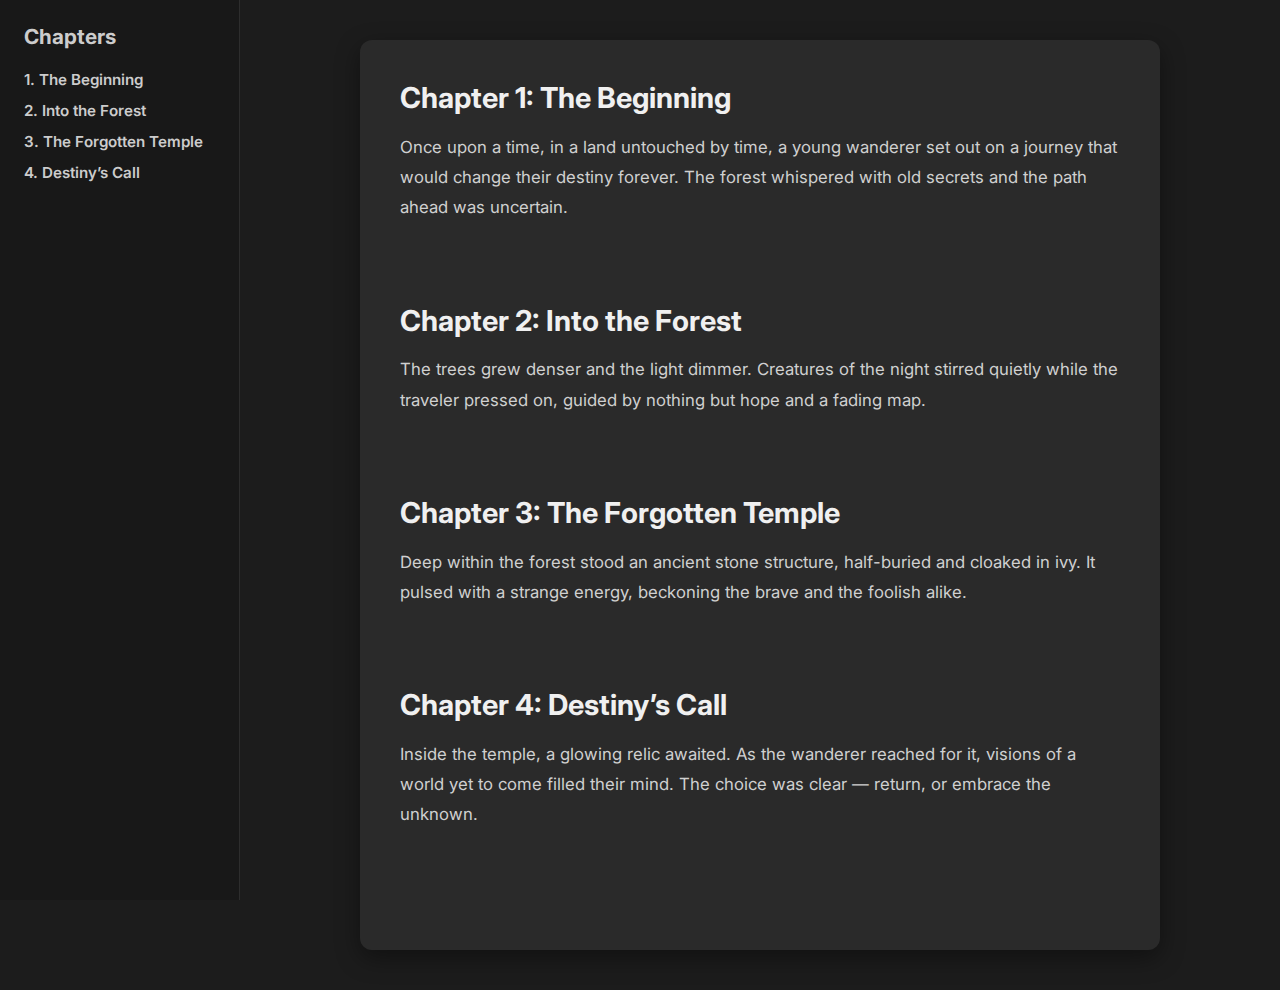
<file: stories/drum_majors.html>
<!DOCTYPE html>
<html lang="en">
<head>
  <meta charset="UTF-8" />
  <meta name="viewport" content="width=device-width, initial-scale=1.0"/>
  <title>Stories - Drum Majors</title>
  <link href="https://fonts.googleapis.com/css2?family=Inter:wght@400;600&display=swap" rel="stylesheet">
  <style>
    * {
      box-sizing: border-box;
    }

    html {
      scroll-behavior: smooth;
    }

    body {
      margin: 0;
      font-family: 'Inter', sans-serif;
      background-color: #1c1c1c; /* dark background */
      color: #e0e0e0;
      display: flex;
      min-height: 100vh;
    }

    /* Sidebar Navigation */
    nav {
      position: sticky;
      top: 0;
      height: 100vh;
      width: 240px;
      background: #181818;
      color: #fff;
      padding: 24px;
      flex-shrink: 0;
      overflow-y: auto;
      border-right: 1px solid #2d2d2d;
    }

    nav h2 {
      margin-top: 0;
      font-size: 1.3em;
      margin-bottom: 1em;
      color: #ccc;
    }

    nav a {
      display: block;
      margin: 12px 0;
      color: #ccc;
      text-decoration: none;
      font-weight: 600;
      font-size: 0.95em;
    }

    nav a:hover {
      color: #1abc9c;
    }

    /* Main Content */
    .content-wrapper {
      display: flex;
      justify-content: center;
      flex-grow: 1;
      padding: 40px;
    }

    .content {
      background: #2a2a2a; /* lighter than page background */
      border-radius: 12px;
      padding: 40px;
      max-width: 800px;
      width: 100%;
      box-shadow: 0 8px 24px rgba(0, 0, 0, 0.4);
    }

    section {
      margin-bottom: 80px;
    }

    section h2 {
      margin-top: 0;
      font-size: 1.8em;
      color: #f0f0f0;
      margin-bottom: 0.5em;
    }

    section p {
      line-height: 1.8;
      font-size: 1.05em;
      color: #d0d0d0;
    }

    @media (max-width: 768px) {
      body {
        flex-direction: column;
      }

      nav {
        width: 100%;
        height: auto;
        position: relative;
        border-right: none;
        border-bottom: 1px solid #2d2d2d;
      }

      .content-wrapper {
        padding: 20px;
      }

      .content {
        padding: 24px;
      }
    }
  </style>
</head>
<body>

  <!-- Sidebar Navigation -->
  <nav>
    <h2>Chapters</h2>
    <a href="#chapter1">1. The Beginning</a>
    <a href="#chapter2">2. Into the Forest</a>
    <a href="#chapter3">3. The Forgotten Temple</a>
    <a href="#chapter4">4. Destiny’s Call</a>
  </nav>

  <!-- Main Story Content -->
  <div class="content-wrapper">
    <div class="content">
      <section id="chapter1">
        <h2>Chapter 1: The Beginning</h2>
        <p>
          Once upon a time, in a land untouched by time, a young wanderer set out on a journey
          that would change their destiny forever. The forest whispered with old secrets and
          the path ahead was uncertain.
        </p>
      </section>

      <section id="chapter2">
        <h2>Chapter 2: Into the Forest</h2>
        <p>
          The trees grew denser and the light dimmer. Creatures of the night stirred quietly
          while the traveler pressed on, guided by nothing but hope and a fading map.
        </p>
      </section>

      <section id="chapter3">
        <h2>Chapter 3: The Forgotten Temple</h2>
        <p>
          Deep within the forest stood an ancient stone structure, half-buried and cloaked in ivy.
          It pulsed with a strange energy, beckoning the brave and the foolish alike.
        </p>
      </section>

      <section id="chapter4">
        <h2>Chapter 4: Destiny’s Call</h2>
        <p>
          Inside the temple, a glowing relic awaited. As the wanderer reached for it, visions
          of a world yet to come filled their mind. The choice was clear — return, or embrace the unknown.
        </p>
      </section>
    </div>
  </div>

</body>
</html>
</file>
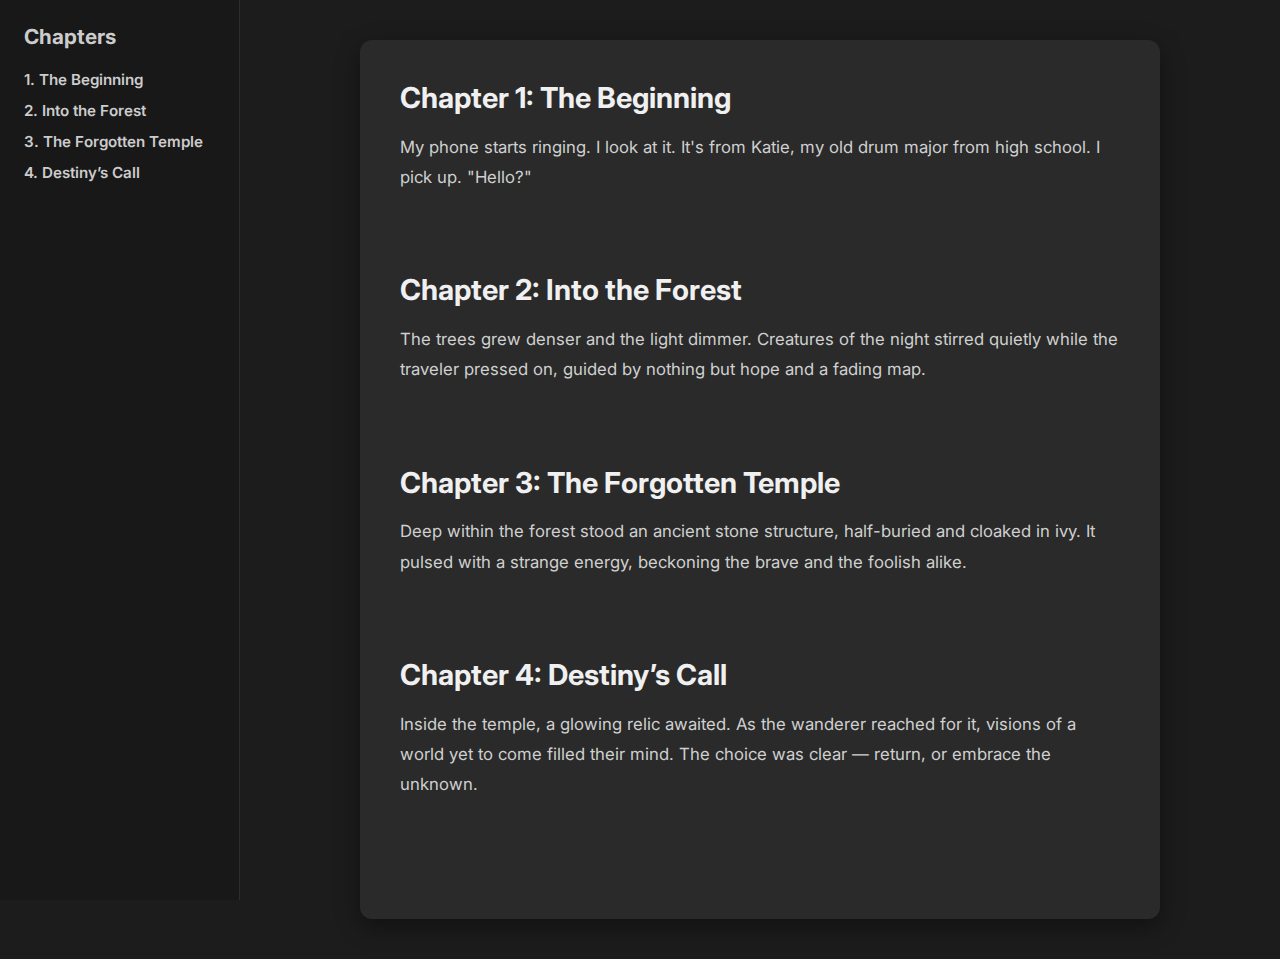
<file: stories/friends.html>
<!DOCTYPE html>
<html lang="en">
<head>
  <meta charset="UTF-8" />
  <meta name="viewport" content="width=device-width, initial-scale=1.0"/>
  <title>Stories - Katie</title>
  <link href="https://fonts.googleapis.com/css2?family=Inter:wght@400;600&display=swap" rel="stylesheet">
  <style>
    * {
      box-sizing: border-box;
    }

    html {
      scroll-behavior: smooth;
    }

    body {
      margin: 0;
      font-family: 'Inter', sans-serif;
      background-color: #1c1c1c; /* dark background */
      color: #e0e0e0;
      display: flex;
      min-height: 100vh;
    }

    /* Sidebar Navigation */
    nav {
      position: sticky;
      top: 0;
      height: 100vh;
      width: 240px;
      background: #181818;
      color: #fff;
      padding: 24px;
      flex-shrink: 0;
      overflow-y: auto;
      border-right: 1px solid #2d2d2d;
    }

    nav h2 {
      margin-top: 0;
      font-size: 1.3em;
      margin-bottom: 1em;
      color: #ccc;
    }

    nav a {
      display: block;
      margin: 12px 0;
      color: #ccc;
      text-decoration: none;
      font-weight: 600;
      font-size: 0.95em;
    }

    nav a:hover {
      color: #1abc9c;
    }

    /* Main Content */
    .content-wrapper {
      display: flex;
      justify-content: center;
      flex-grow: 1;
      padding: 40px;
    }

    .content {
      background: #2a2a2a; /* lighter than page background */
      border-radius: 12px;
      padding: 40px;
      max-width: 800px;
      width: 100%;
      box-shadow: 0 8px 24px rgba(0, 0, 0, 0.4);
    }

    section {
      margin-bottom: 80px;
    }

    section h2 {
      margin-top: 0;
      font-size: 1.8em;
      color: #f0f0f0;
      margin-bottom: 0.5em;
    }

    section p {
      line-height: 1.8;
      font-size: 1.05em;
      color: #d0d0d0;
    }

    @media (max-width: 768px) {
      body {
        flex-direction: column;
      }

      nav {
        width: 100%;
        height: auto;
        position: relative;
        border-right: none;
        border-bottom: 1px solid #2d2d2d;
      }

      .content-wrapper {
        padding: 20px;
      }

      .content {
        padding: 24px;
      }
    }
  </style>
</head>
<body>

  <!-- Sidebar Navigation -->
  <nav>
    <h2>Chapters</h2>
    <a href="#chapter1">1. The Beginning</a>
    <a href="#chapter2">2. Into the Forest</a>
    <a href="#chapter3">3. The Forgotten Temple</a>
    <a href="#chapter4">4. Destiny’s Call</a>
  </nav>

  <!-- Main Story Content -->
  <div class="content-wrapper">
    <div class="content">
      <section id="chapter1">
        <h2>Chapter 1: The Beginning</h2>
        <p>
          My phone starts ringing. I look at it. It's from Katie, my old drum major from high school. I pick up.
          "Hello?"
        </p>
      </section>

      <section id="chapter2">
        <h2>Chapter 2: Into the Forest</h2>
        <p>
          The trees grew denser and the light dimmer. Creatures of the night stirred quietly
          while the traveler pressed on, guided by nothing but hope and a fading map.
        </p>
      </section>

      <section id="chapter3">
        <h2>Chapter 3: The Forgotten Temple</h2>
        <p>
          Deep within the forest stood an ancient stone structure, half-buried and cloaked in ivy.
          It pulsed with a strange energy, beckoning the brave and the foolish alike.
        </p>
      </section>

      <section id="chapter4">
        <h2>Chapter 4: Destiny’s Call</h2>
        <p>
          Inside the temple, a glowing relic awaited. As the wanderer reached for it, visions
          of a world yet to come filled their mind. The choice was clear — return, or embrace the unknown.
        </p>
      </section>
    </div>
  </div>

</body>
</html>
</file>
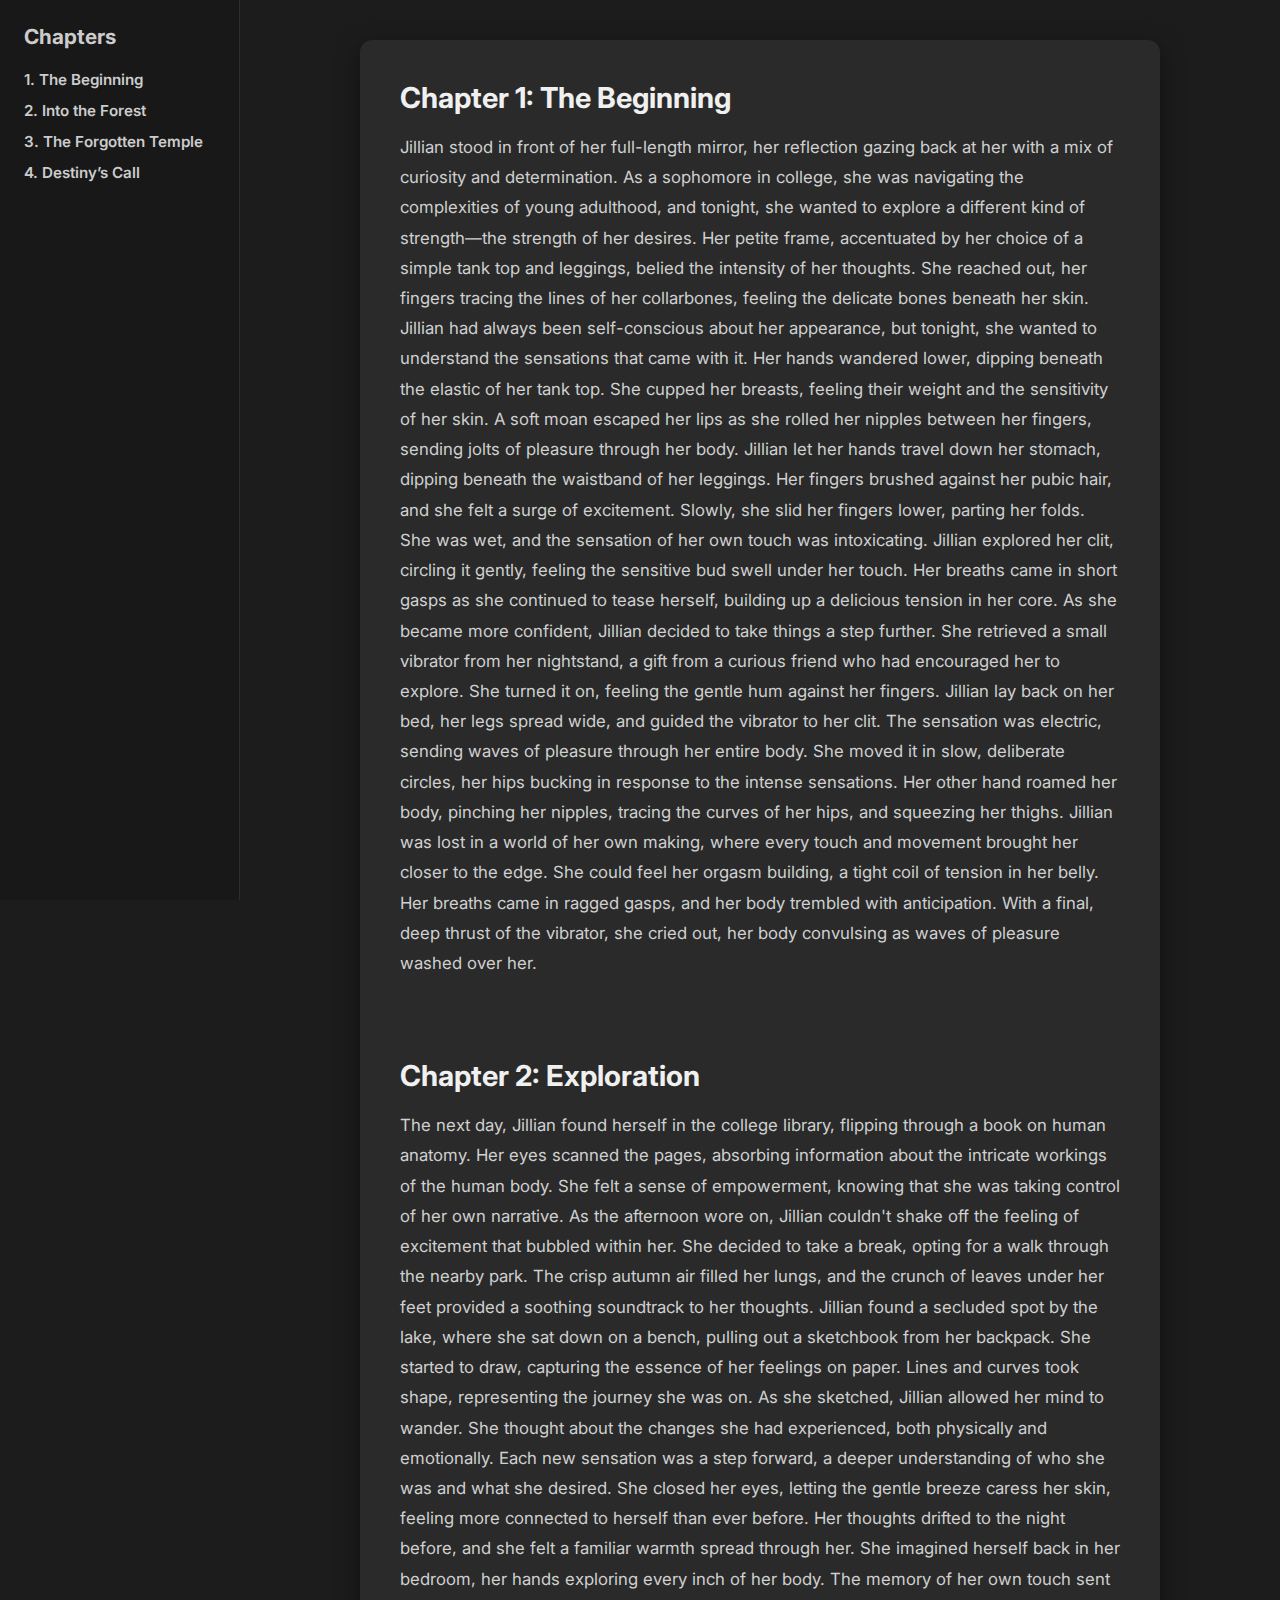
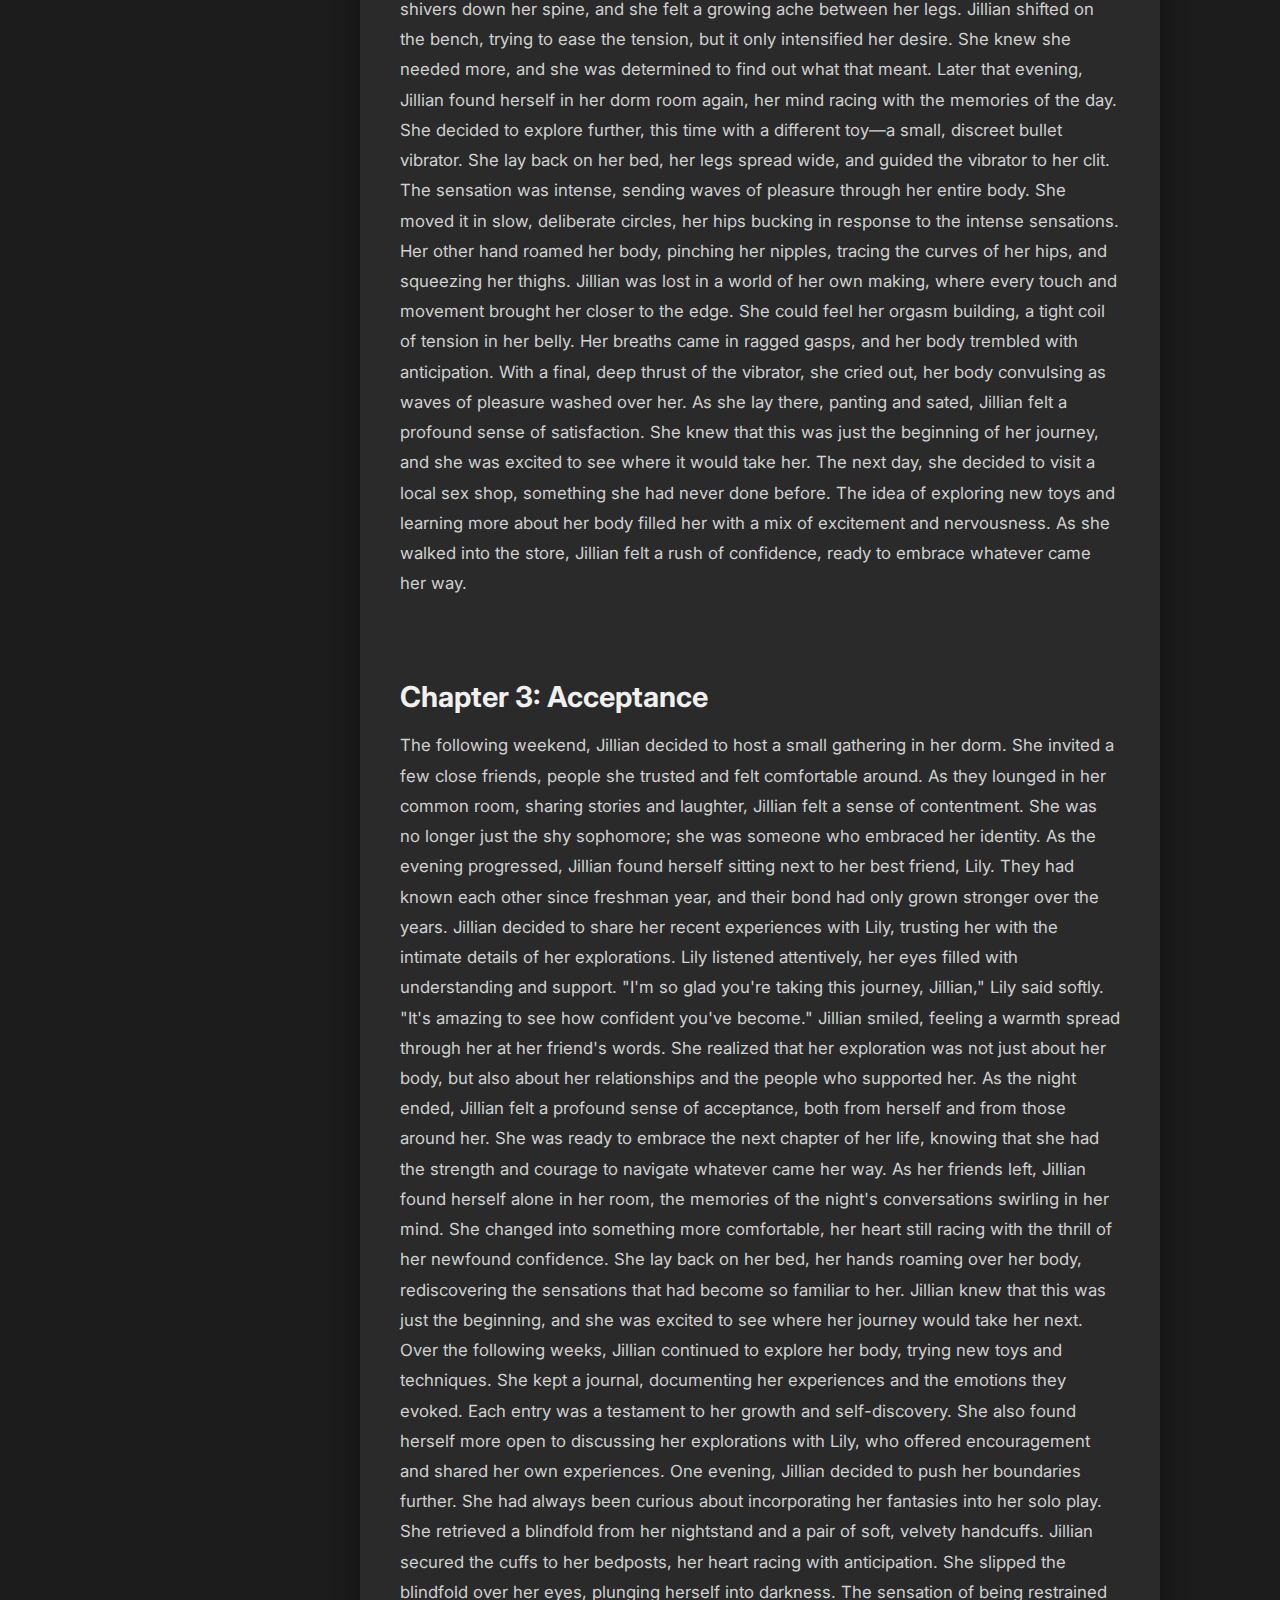
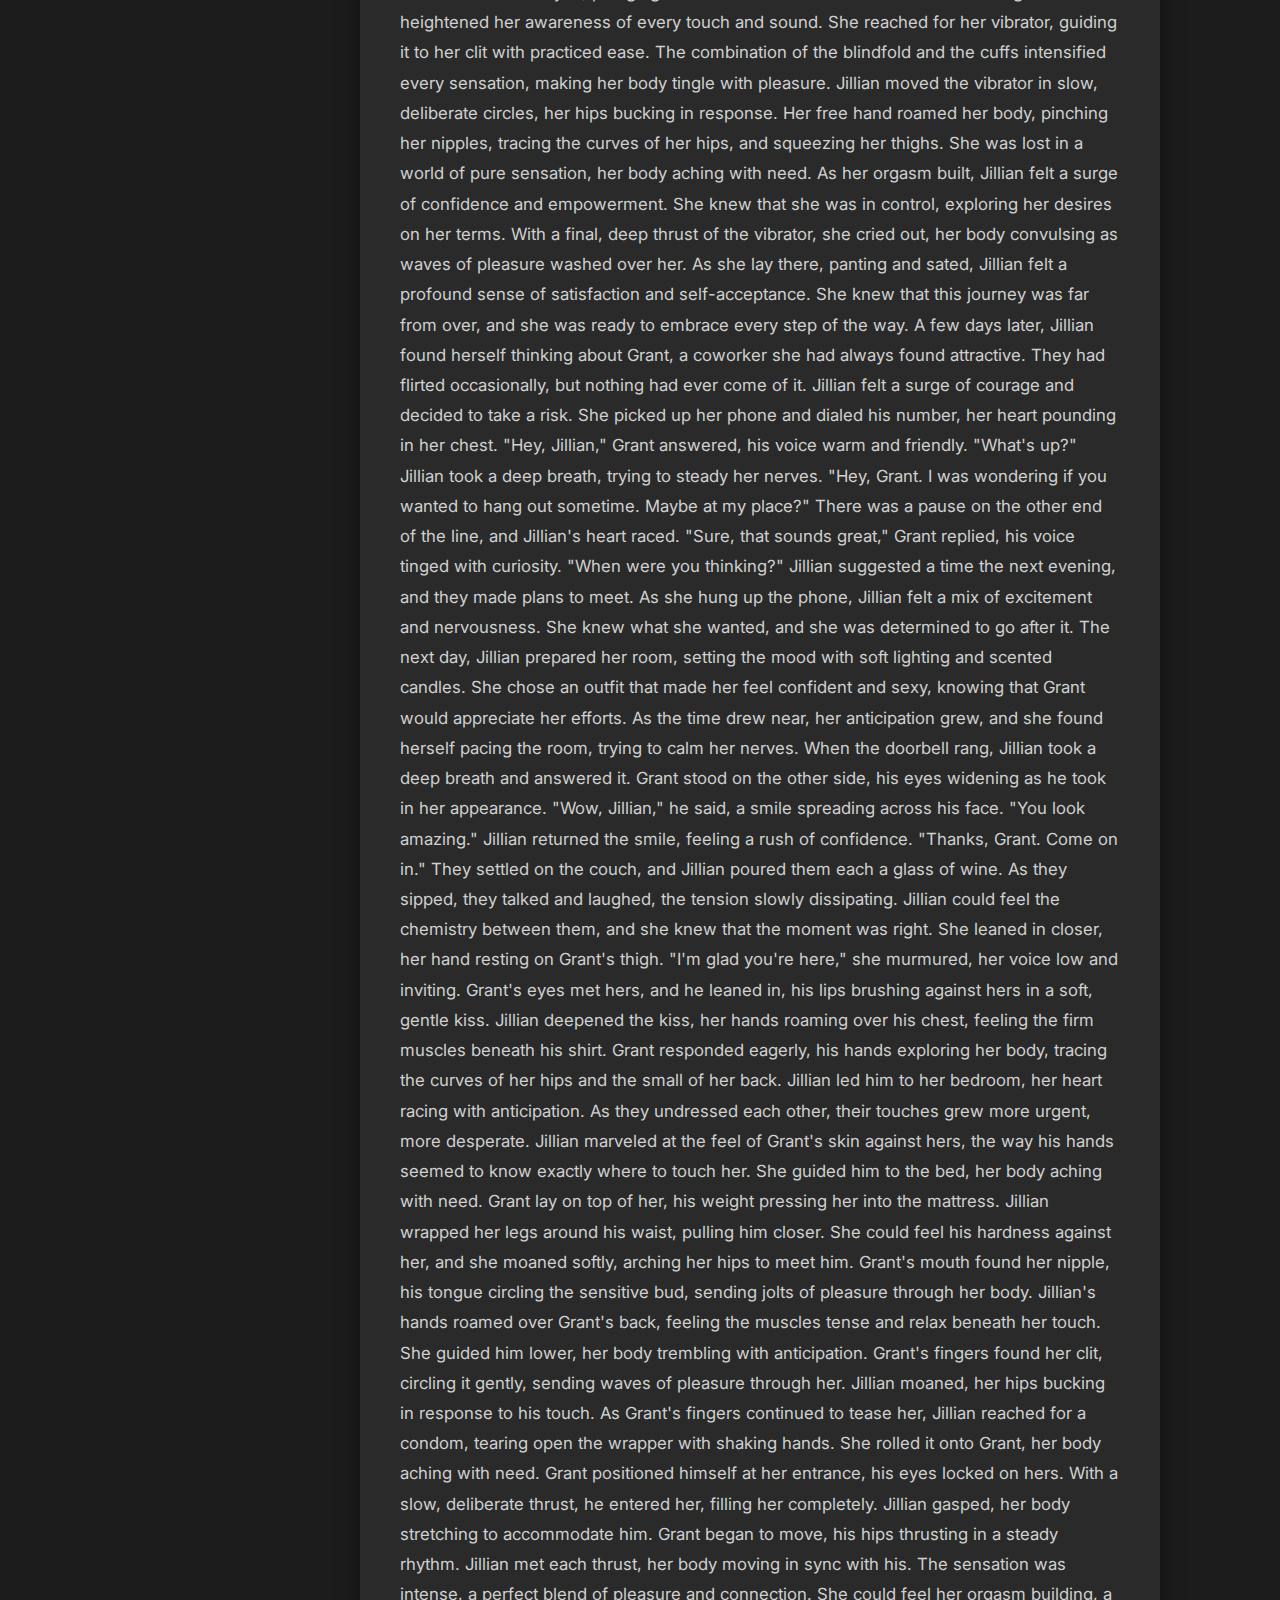
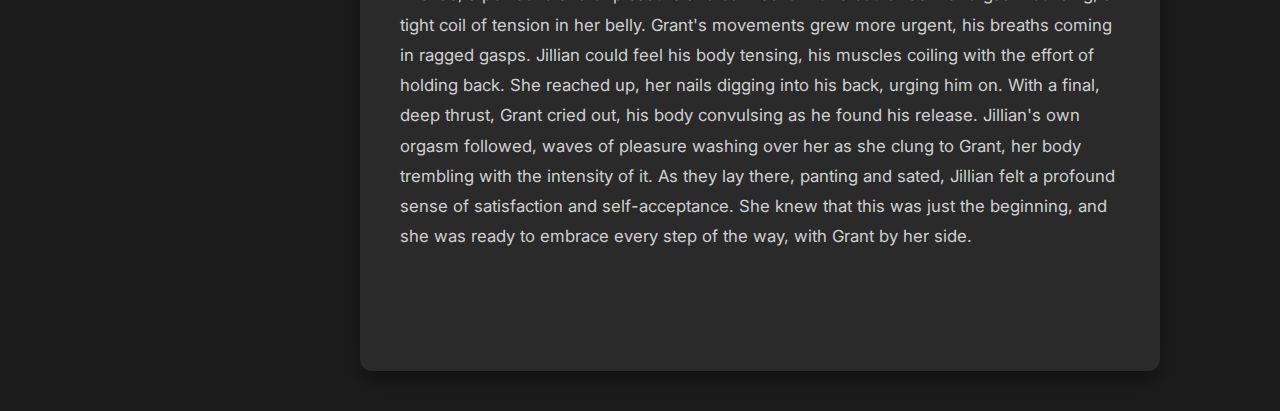
<file: stories/jillian.html>
<!DOCTYPE html>
<html lang="en">
<head>
  <meta charset="UTF-8" />
  <meta name="viewport" content="width=device-width, initial-scale=1.0"/>
  <title>Stories - Katie</title>
  <link href="https://fonts.googleapis.com/css2?family=Inter:wght@400;600&display=swap" rel="stylesheet">
  <link rel="stylesheet" href="../storystyle.css" />
</head>
<body>

  <!-- Sidebar Navigation -->
  <nav>
    <h2>Chapters</h2>
    <a href="#chapter1">1. The Beginning</a>
    <a href="#chapter2">2. Into the Forest</a>
    <a href="#chapter3">3. The Forgotten Temple</a>
    <a href="#chapter4">4. Destiny’s Call</a>
  </nav>

  <!-- Main Story Content -->
  <div class="content-wrapper">
    <div class="content">
      <section id="chapter1">
        <h2>Chapter 1: The Beginning</h2>
        <p>
          Jillian stood in front of her full-length mirror, her reflection gazing back at her with a mix of curiosity and determination. As a sophomore in college, she was navigating the complexities of young adulthood, and tonight, she wanted to explore a different kind of strength—the strength of her desires. Her petite frame, accentuated by her choice of a simple tank top and leggings, belied the intensity of her thoughts.

She reached out, her fingers tracing the lines of her collarbones, feeling the delicate bones beneath her skin. Jillian had always been self-conscious about her appearance, but tonight, she wanted to understand the sensations that came with it. Her hands wandered lower, dipping beneath the elastic of her tank top. She cupped her breasts, feeling their weight and the sensitivity of her skin. A soft moan escaped her lips as she rolled her nipples between her fingers, sending jolts of pleasure through her body.

Jillian let her hands travel down her stomach, dipping beneath the waistband of her leggings. Her fingers brushed against her pubic hair, and she felt a surge of excitement. Slowly, she slid her fingers lower, parting her folds. She was wet, and the sensation of her own touch was intoxicating. Jillian explored her clit, circling it gently, feeling the sensitive bud swell under her touch. Her breaths came in short gasps as she continued to tease herself, building up a delicious tension in her core.

As she became more confident, Jillian decided to take things a step further. She retrieved a small vibrator from her nightstand, a gift from a curious friend who had encouraged her to explore. She turned it on, feeling the gentle hum against her fingers. Jillian lay back on her bed, her legs spread wide, and guided the vibrator to her clit. The sensation was electric, sending waves of pleasure through her entire body. She moved it in slow, deliberate circles, her hips bucking in response to the intense sensations.

Her other hand roamed her body, pinching her nipples, tracing the curves of her hips, and squeezing her thighs. Jillian was lost in a world of her own making, where every touch and movement brought her closer to the edge. She could feel her orgasm building, a tight coil of tension in her belly. Her breaths came in ragged gasps, and her body trembled with anticipation. With a final, deep thrust of the vibrator, she cried out, her body convulsing as waves of pleasure washed over her.
        </p>
      </section>

      <section id="chapter2">
        <h2>Chapter 2: Exploration</h2>
        <p>
          The next day, Jillian found herself in the college library, flipping through a book on human anatomy. Her eyes scanned the pages, absorbing information about the intricate workings of the human body. She felt a sense of empowerment, knowing that she was taking control of her own narrative. As the afternoon wore on, Jillian couldn't shake off the feeling of excitement that bubbled within her.

She decided to take a break, opting for a walk through the nearby park. The crisp autumn air filled her lungs, and the crunch of leaves under her feet provided a soothing soundtrack to her thoughts. Jillian found a secluded spot by the lake, where she sat down on a bench, pulling out a sketchbook from her backpack. She started to draw, capturing the essence of her feelings on paper. Lines and curves took shape, representing the journey she was on.

As she sketched, Jillian allowed her mind to wander. She thought about the changes she had experienced, both physically and emotionally. Each new sensation was a step forward, a deeper understanding of who she was and what she desired. She closed her eyes, letting the gentle breeze caress her skin, feeling more connected to herself than ever before.

Her thoughts drifted to the night before, and she felt a familiar warmth spread through her. She imagined herself back in her bedroom, her hands exploring every inch of her body. The memory of her own touch sent shivers down her spine, and she felt a growing ache between her legs. Jillian shifted on the bench, trying to ease the tension, but it only intensified her desire. She knew she needed more, and she was determined to find out what that meant.

Later that evening, Jillian found herself in her dorm room again, her mind racing with the memories of the day. She decided to explore further, this time with a different toy—a small, discreet bullet vibrator. She lay back on her bed, her legs spread wide, and guided the vibrator to her clit. The sensation was intense, sending waves of pleasure through her entire body. She moved it in slow, deliberate circles, her hips bucking in response to the intense sensations.

Her other hand roamed her body, pinching her nipples, tracing the curves of her hips, and squeezing her thighs. Jillian was lost in a world of her own making, where every touch and movement brought her closer to the edge. She could feel her orgasm building, a tight coil of tension in her belly. Her breaths came in ragged gasps, and her body trembled with anticipation. With a final, deep thrust of the vibrator, she cried out, her body convulsing as waves of pleasure washed over her.

As she lay there, panting and sated, Jillian felt a profound sense of satisfaction. She knew that this was just the beginning of her journey, and she was excited to see where it would take her. The next day, she decided to visit a local sex shop, something she had never done before. The idea of exploring new toys and learning more about her body filled her with a mix of excitement and nervousness. As she walked into the store, Jillian felt a rush of confidence, ready to embrace whatever came her way.
        </p>
      </section>

      <section id="chapter3">
        <h2>Chapter 3: Acceptance</h2>
        <p>
          The following weekend, Jillian decided to host a small gathering in her dorm. She invited a few close friends, people she trusted and felt comfortable around. As they lounged in her common room, sharing stories and laughter, Jillian felt a sense of contentment. She was no longer just the shy sophomore; she was someone who embraced her identity.

As the evening progressed, Jillian found herself sitting next to her best friend, Lily. They had known each other since freshman year, and their bond had only grown stronger over the years. Jillian decided to share her recent experiences with Lily, trusting her with the intimate details of her explorations. Lily listened attentively, her eyes filled with understanding and support.

"I'm so glad you're taking this journey, Jillian," Lily said softly. "It's amazing to see how confident you've become."

Jillian smiled, feeling a warmth spread through her at her friend's words. She realized that her exploration was not just about her body, but also about her relationships and the people who supported her. As the night ended, Jillian felt a profound sense of acceptance, both from herself and from those around her. She was ready to embrace the next chapter of her life, knowing that she had the strength and courage to navigate whatever came her way.

As her friends left, Jillian found herself alone in her room, the memories of the night's conversations swirling in her mind. She changed into something more comfortable, her heart still racing with the thrill of her newfound confidence. She lay back on her bed, her hands roaming over her body, rediscovering the sensations that had become so familiar to her. Jillian knew that this was just the beginning, and she was excited to see where her journey would take her next.

Over the following weeks, Jillian continued to explore her body, trying new toys and techniques. She kept a journal, documenting her experiences and the emotions they evoked. Each entry was a testament to her growth and self-discovery. She also found herself more open to discussing her explorations with Lily, who offered encouragement and shared her own experiences.

One evening, Jillian decided to push her boundaries further. She had always been curious about incorporating her fantasies into her solo play. She retrieved a blindfold from her nightstand and a pair of soft, velvety handcuffs. Jillian secured the cuffs to her bedposts, her heart racing with anticipation. She slipped the blindfold over her eyes, plunging herself into darkness. The sensation of being restrained heightened her awareness of every touch and sound.

She reached for her vibrator, guiding it to her clit with practiced ease. The combination of the blindfold and the cuffs intensified every sensation, making her body tingle with pleasure. Jillian moved the vibrator in slow, deliberate circles, her hips bucking in response. Her free hand roamed her body, pinching her nipples, tracing the curves of her hips, and squeezing her thighs. She was lost in a world of pure sensation, her body aching with need.

As her orgasm built, Jillian felt a surge of confidence and empowerment. She knew that she was in control, exploring her desires on her terms. With a final, deep thrust of the vibrator, she cried out, her body convulsing as waves of pleasure washed over her. As she lay there, panting and sated, Jillian felt a profound sense of satisfaction and self-acceptance. She knew that this journey was far from over, and she was ready to embrace every step of the way.

A few days later, Jillian found herself thinking about Grant, a coworker she had always found attractive. They had flirted occasionally, but nothing had ever come of it. Jillian felt a surge of courage and decided to take a risk. She picked up her phone and dialed his number, her heart pounding in her chest.

"Hey, Jillian," Grant answered, his voice warm and friendly. "What's up?"

Jillian took a deep breath, trying to steady her nerves. "Hey, Grant. I was wondering if you wanted to hang out sometime. Maybe at my place?"

There was a pause on the other end of the line, and Jillian's heart raced. "Sure, that sounds great," Grant replied, his voice tinged with curiosity. "When were you thinking?"

Jillian suggested a time the next evening, and they made plans to meet. As she hung up the phone, Jillian felt a mix of excitement and nervousness. She knew what she wanted, and she was determined to go after it.

The next day, Jillian prepared her room, setting the mood with soft lighting and scented candles. She chose an outfit that made her feel confident and sexy, knowing that Grant would appreciate her efforts. As the time drew near, her anticipation grew, and she found herself pacing the room, trying to calm her nerves.

When the doorbell rang, Jillian took a deep breath and answered it. Grant stood on the other side, his eyes widening as he took in her appearance. "Wow, Jillian," he said, a smile spreading across his face. "You look amazing."

Jillian returned the smile, feeling a rush of confidence. "Thanks, Grant. Come on in."

They settled on the couch, and Jillian poured them each a glass of wine. As they sipped, they talked and laughed, the tension slowly dissipating. Jillian could feel the chemistry between them, and she knew that the moment was right.

She leaned in closer, her hand resting on Grant's thigh. "I'm glad you're here," she murmured, her voice low and inviting.

Grant's eyes met hers, and he leaned in, his lips brushing against hers in a soft, gentle kiss. Jillian deepened the kiss, her hands roaming over his chest, feeling the firm muscles beneath his shirt. Grant responded eagerly, his hands exploring her body, tracing the curves of her hips and the small of her back.

Jillian led him to her bedroom, her heart racing with anticipation. As they undressed each other, their touches grew more urgent, more desperate. Jillian marveled at the feel of Grant's skin against hers, the way his hands seemed to know exactly where to touch her. She guided him to the bed, her body aching with need.

Grant lay on top of her, his weight pressing her into the mattress. Jillian wrapped her legs around his waist, pulling him closer. She could feel his hardness against her, and she moaned softly, arching her hips to meet him. Grant's mouth found her nipple, his tongue circling the sensitive bud, sending jolts of pleasure through her body.

Jillian's hands roamed over Grant's back, feeling the muscles tense and relax beneath her touch. She guided him lower, her body trembling with anticipation. Grant's fingers found her clit, circling it gently, sending waves of pleasure through her. Jillian moaned, her hips bucking in response to his touch.

As Grant's fingers continued to tease her, Jillian reached for a condom, tearing open the wrapper with shaking hands. She rolled it onto Grant, her body aching with need. Grant positioned himself at her entrance, his eyes locked on hers. With a slow, deliberate thrust, he entered her, filling her completely.

Jillian gasped, her body stretching to accommodate him. Grant began to move, his hips thrusting in a steady rhythm. Jillian met each thrust, her body moving in sync with his. The sensation was intense, a perfect blend of pleasure and connection. She could feel her orgasm building, a tight coil of tension in her belly.

Grant's movements grew more urgent, his breaths coming in ragged gasps. Jillian could feel his body tensing, his muscles coiling with the effort of holding back. She reached up, her nails digging into his back, urging him on. With a final, deep thrust, Grant cried out, his body convulsing as he found his release.

Jillian's own orgasm followed, waves of pleasure washing over her as she clung to Grant, her body trembling with the intensity of it. As they lay there, panting and sated, Jillian felt a profound sense of satisfaction and self-acceptance. She knew that this was just the beginning, and she was ready to embrace every step of the way, with Grant by her side.
        </p>
      </section>
    </div>
  </div>

</body>
</html>
</file>
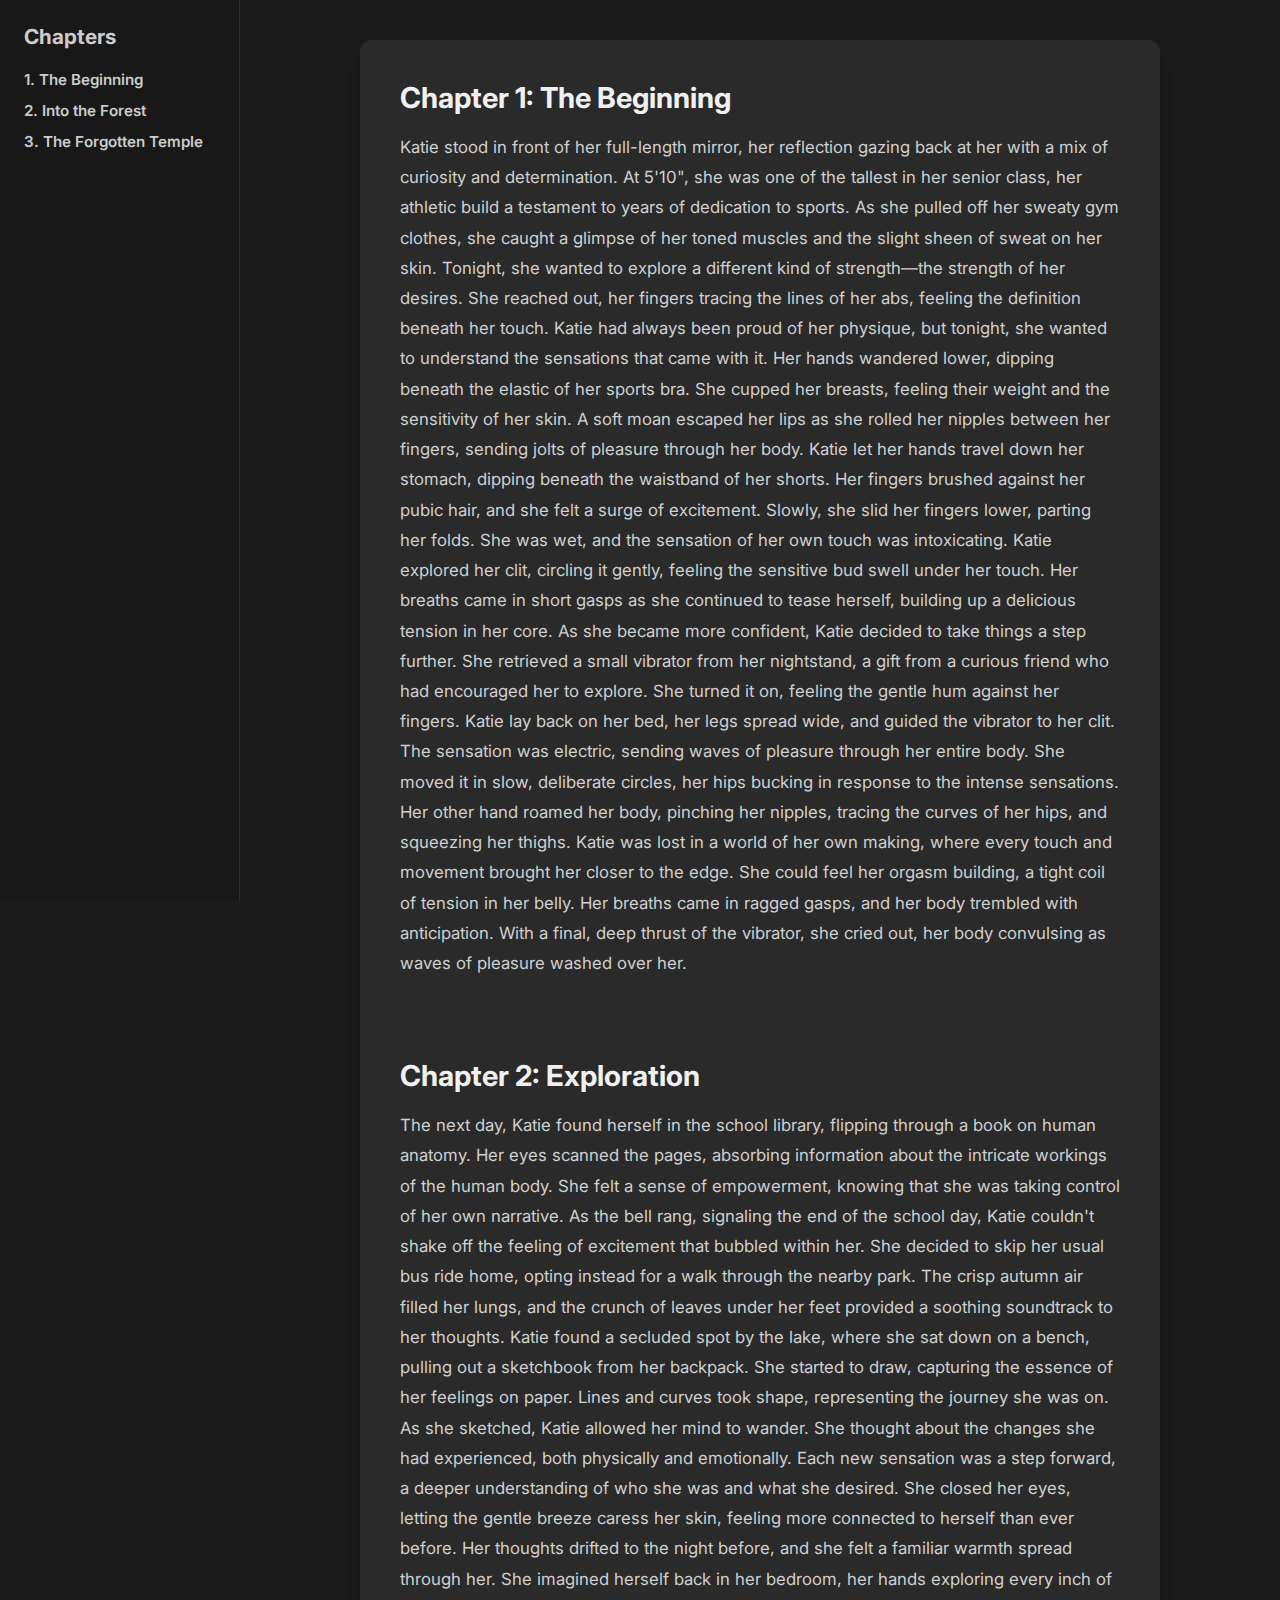
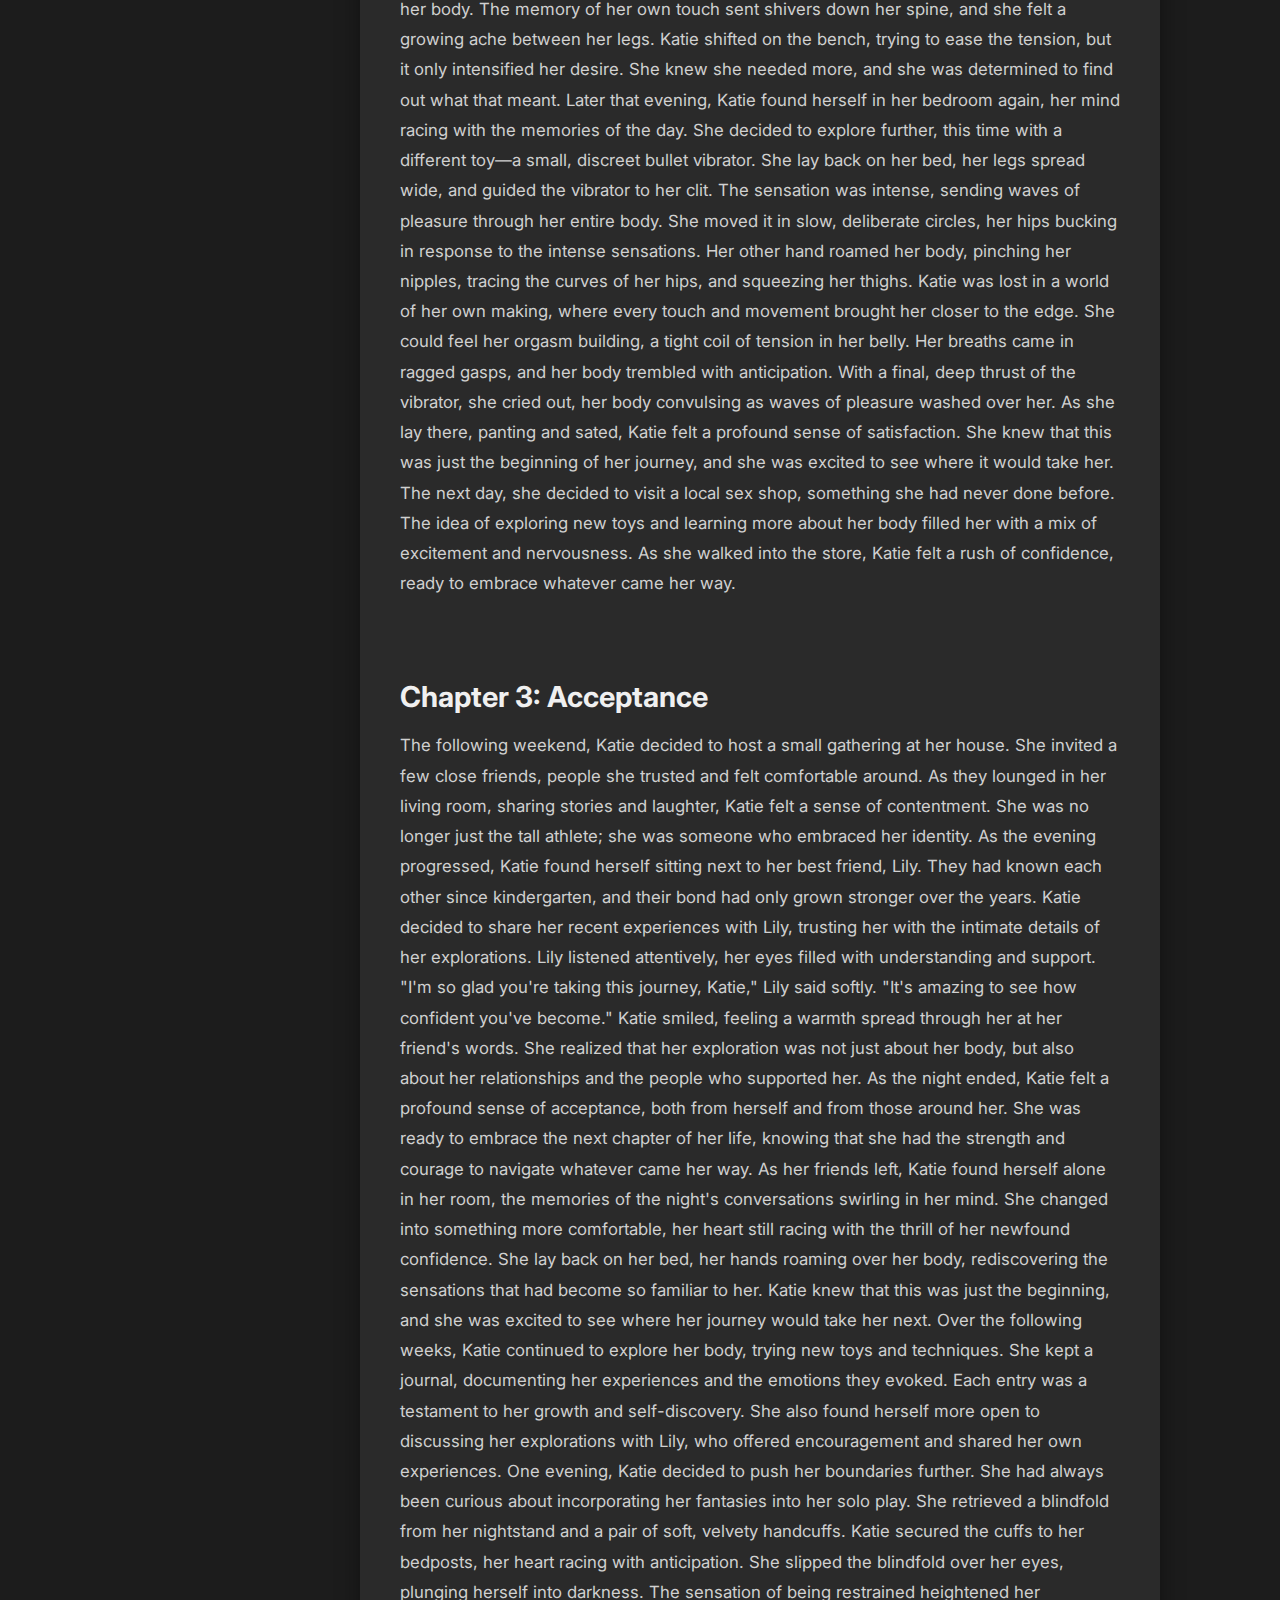
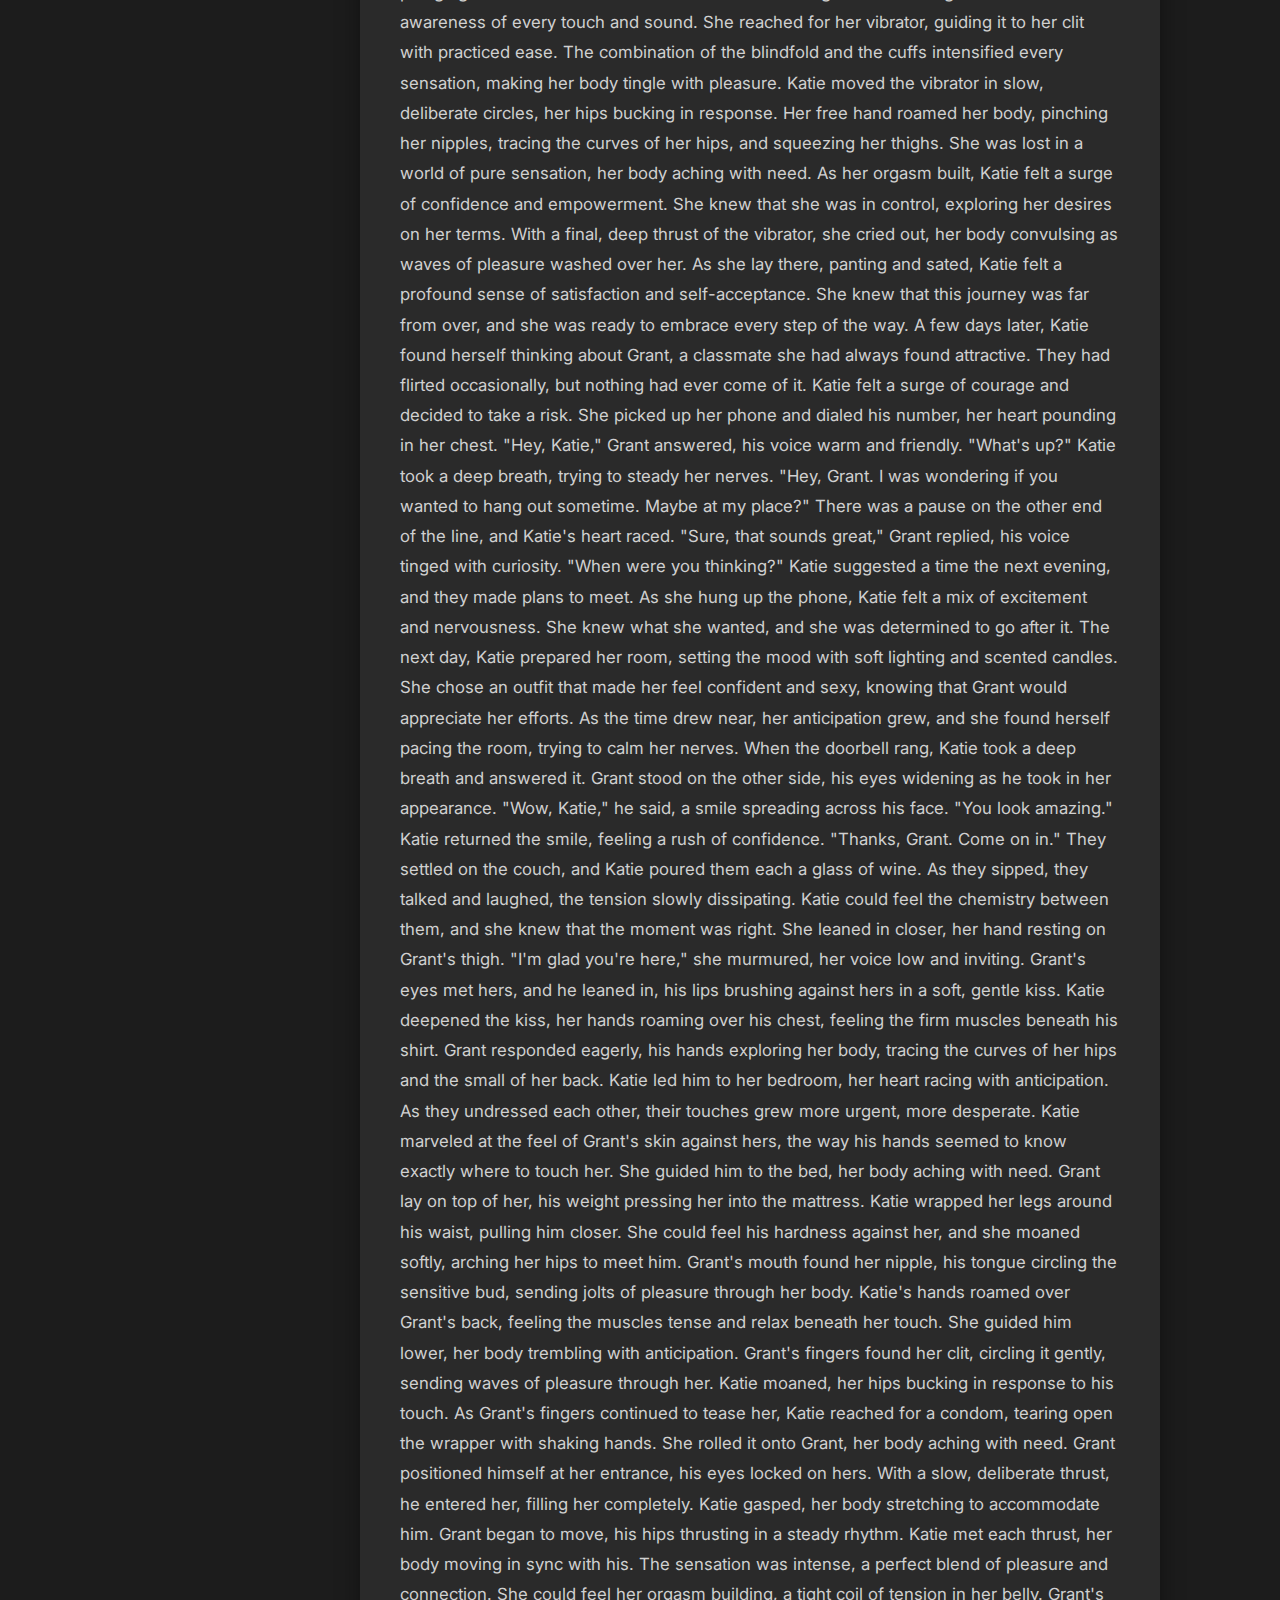
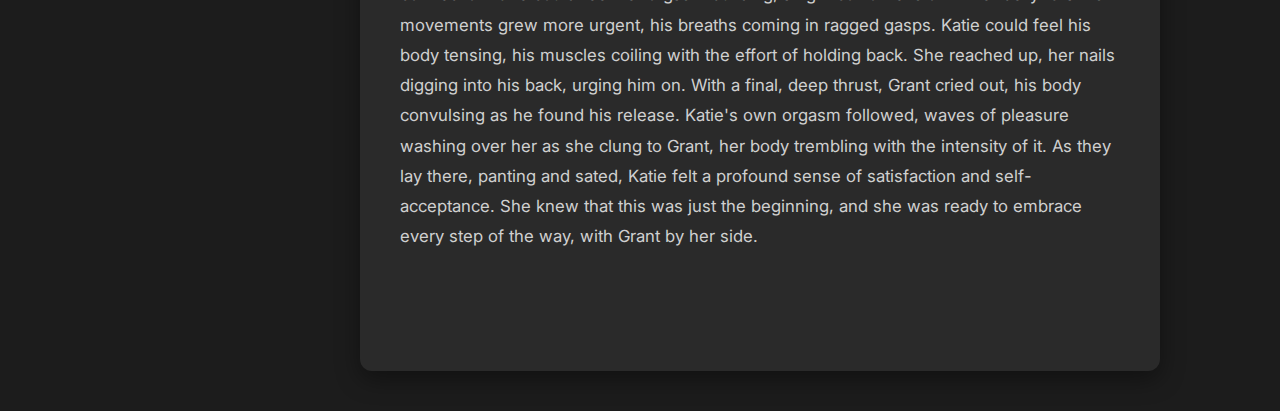
<file: stories/katie.html>
<!DOCTYPE html>
<html lang="en">
<head>
  <meta charset="UTF-8" />
  <meta name="viewport" content="width=device-width, initial-scale=1.0"/>
  <title>Stories - Katie</title>
  <link href="https://fonts.googleapis.com/css2?family=Inter:wght@400;600&display=swap" rel="stylesheet">
  
  <link rel="stylesheet" href="../storystyle.css" />
</head>
<body>

  <!-- Sidebar Navigation -->
  <nav>
    <h2>Chapters</h2>
    <a href="#chapter1">1. The Beginning</a>
    <a href="#chapter2">2. Into the Forest</a>
    <a href="#chapter3">3. The Forgotten Temple</a>
  </nav>

  <!-- Main Story Content -->
  <div class="content-wrapper">
    <div class="content">
      <section id="chapter1">
        <h2>Chapter 1: The Beginning</h2>
        <p>
          Katie stood in front of her full-length mirror, her reflection gazing back at her with a mix of curiosity and determination. At 5'10", she was one of the tallest in her senior class, her athletic build a testament to years of dedication to sports. As she pulled off her sweaty gym clothes, she caught a glimpse of her toned muscles and the slight sheen of sweat on her skin. Tonight, she wanted to explore a different kind of strength—the strength of her desires.

She reached out, her fingers tracing the lines of her abs, feeling the definition beneath her touch. Katie had always been proud of her physique, but tonight, she wanted to understand the sensations that came with it. Her hands wandered lower, dipping beneath the elastic of her sports bra. She cupped her breasts, feeling their weight and the sensitivity of her skin. A soft moan escaped her lips as she rolled her nipples between her fingers, sending jolts of pleasure through her body.

Katie let her hands travel down her stomach, dipping beneath the waistband of her shorts. Her fingers brushed against her pubic hair, and she felt a surge of excitement. Slowly, she slid her fingers lower, parting her folds. She was wet, and the sensation of her own touch was intoxicating. Katie explored her clit, circling it gently, feeling the sensitive bud swell under her touch. Her breaths came in short gasps as she continued to tease herself, building up a delicious tension in her core.

As she became more confident, Katie decided to take things a step further. She retrieved a small vibrator from her nightstand, a gift from a curious friend who had encouraged her to explore. She turned it on, feeling the gentle hum against her fingers. Katie lay back on her bed, her legs spread wide, and guided the vibrator to her clit. The sensation was electric, sending waves of pleasure through her entire body. She moved it in slow, deliberate circles, her hips bucking in response to the intense sensations.

Her other hand roamed her body, pinching her nipples, tracing the curves of her hips, and squeezing her thighs. Katie was lost in a world of her own making, where every touch and movement brought her closer to the edge. She could feel her orgasm building, a tight coil of tension in her belly. Her breaths came in ragged gasps, and her body trembled with anticipation. With a final, deep thrust of the vibrator, she cried out, her body convulsing as waves of pleasure washed over her.
        </p>
      </section>

      <section id="chapter2">
        <h2>Chapter 2: Exploration</h2>
        <p>
          The next day, Katie found herself in the school library, flipping through a book on human anatomy. Her eyes scanned the pages, absorbing information about the intricate workings of the human body. She felt a sense of empowerment, knowing that she was taking control of her own narrative. As the bell rang, signaling the end of the school day, Katie couldn't shake off the feeling of excitement that bubbled within her.

She decided to skip her usual bus ride home, opting instead for a walk through the nearby park. The crisp autumn air filled her lungs, and the crunch of leaves under her feet provided a soothing soundtrack to her thoughts. Katie found a secluded spot by the lake, where she sat down on a bench, pulling out a sketchbook from her backpack. She started to draw, capturing the essence of her feelings on paper. Lines and curves took shape, representing the journey she was on.

As she sketched, Katie allowed her mind to wander. She thought about the changes she had experienced, both physically and emotionally. Each new sensation was a step forward, a deeper understanding of who she was and what she desired. She closed her eyes, letting the gentle breeze caress her skin, feeling more connected to herself than ever before.

Her thoughts drifted to the night before, and she felt a familiar warmth spread through her. She imagined herself back in her bedroom, her hands exploring every inch of her body. The memory of her own touch sent shivers down her spine, and she felt a growing ache between her legs. Katie shifted on the bench, trying to ease the tension, but it only intensified her desire. She knew she needed more, and she was determined to find out what that meant.

Later that evening, Katie found herself in her bedroom again, her mind racing with the memories of the day. She decided to explore further, this time with a different toy—a small, discreet bullet vibrator. She lay back on her bed, her legs spread wide, and guided the vibrator to her clit. The sensation was intense, sending waves of pleasure through her entire body. She moved it in slow, deliberate circles, her hips bucking in response to the intense sensations.

Her other hand roamed her body, pinching her nipples, tracing the curves of her hips, and squeezing her thighs. Katie was lost in a world of her own making, where every touch and movement brought her closer to the edge. She could feel her orgasm building, a tight coil of tension in her belly. Her breaths came in ragged gasps, and her body trembled with anticipation. With a final, deep thrust of the vibrator, she cried out, her body convulsing as waves of pleasure washed over her.

As she lay there, panting and sated, Katie felt a profound sense of satisfaction. She knew that this was just the beginning of her journey, and she was excited to see where it would take her. The next day, she decided to visit a local sex shop, something she had never done before. The idea of exploring new toys and learning more about her body filled her with a mix of excitement and nervousness. As she walked into the store, Katie felt a rush of confidence, ready to embrace whatever came her way.
        </p>
      </section>

      <section id="chapter3">
        <h2>Chapter 3: Acceptance</h2>
        <p>
          The following weekend, Katie decided to host a small gathering at her house. She invited a few close friends, people she trusted and felt comfortable around. As they lounged in her living room, sharing stories and laughter, Katie felt a sense of contentment. She was no longer just the tall athlete; she was someone who embraced her identity.

As the evening progressed, Katie found herself sitting next to her best friend, Lily. They had known each other since kindergarten, and their bond had only grown stronger over the years. Katie decided to share her recent experiences with Lily, trusting her with the intimate details of her explorations. Lily listened attentively, her eyes filled with understanding and support.

"I'm so glad you're taking this journey, Katie," Lily said softly. "It's amazing to see how confident you've become."

Katie smiled, feeling a warmth spread through her at her friend's words. She realized that her exploration was not just about her body, but also about her relationships and the people who supported her. As the night ended, Katie felt a profound sense of acceptance, both from herself and from those around her. She was ready to embrace the next chapter of her life, knowing that she had the strength and courage to navigate whatever came her way.

As her friends left, Katie found herself alone in her room, the memories of the night's conversations swirling in her mind. She changed into something more comfortable, her heart still racing with the thrill of her newfound confidence. She lay back on her bed, her hands roaming over her body, rediscovering the sensations that had become so familiar to her. Katie knew that this was just the beginning, and she was excited to see where her journey would take her next.

Over the following weeks, Katie continued to explore her body, trying new toys and techniques. She kept a journal, documenting her experiences and the emotions they evoked. Each entry was a testament to her growth and self-discovery. She also found herself more open to discussing her explorations with Lily, who offered encouragement and shared her own experiences.

One evening, Katie decided to push her boundaries further. She had always been curious about incorporating her fantasies into her solo play. She retrieved a blindfold from her nightstand and a pair of soft, velvety handcuffs. Katie secured the cuffs to her bedposts, her heart racing with anticipation. She slipped the blindfold over her eyes, plunging herself into darkness. The sensation of being restrained heightened her awareness of every touch and sound.

She reached for her vibrator, guiding it to her clit with practiced ease. The combination of the blindfold and the cuffs intensified every sensation, making her body tingle with pleasure. Katie moved the vibrator in slow, deliberate circles, her hips bucking in response. Her free hand roamed her body, pinching her nipples, tracing the curves of her hips, and squeezing her thighs. She was lost in a world of pure sensation, her body aching with need.

As her orgasm built, Katie felt a surge of confidence and empowerment. She knew that she was in control, exploring her desires on her terms. With a final, deep thrust of the vibrator, she cried out, her body convulsing as waves of pleasure washed over her. As she lay there, panting and sated, Katie felt a profound sense of satisfaction and self-acceptance. She knew that this journey was far from over, and she was ready to embrace every step of the way.

A few days later, Katie found herself thinking about Grant, a classmate she had always found attractive. They had flirted occasionally, but nothing had ever come of it. Katie felt a surge of courage and decided to take a risk. She picked up her phone and dialed his number, her heart pounding in her chest.

"Hey, Katie," Grant answered, his voice warm and friendly. "What's up?"

Katie took a deep breath, trying to steady her nerves. "Hey, Grant. I was wondering if you wanted to hang out sometime. Maybe at my place?"

There was a pause on the other end of the line, and Katie's heart raced. "Sure, that sounds great," Grant replied, his voice tinged with curiosity. "When were you thinking?"

Katie suggested a time the next evening, and they made plans to meet. As she hung up the phone, Katie felt a mix of excitement and nervousness. She knew what she wanted, and she was determined to go after it.

The next day, Katie prepared her room, setting the mood with soft lighting and scented candles. She chose an outfit that made her feel confident and sexy, knowing that Grant would appreciate her efforts. As the time drew near, her anticipation grew, and she found herself pacing the room, trying to calm her nerves.

When the doorbell rang, Katie took a deep breath and answered it. Grant stood on the other side, his eyes widening as he took in her appearance. "Wow, Katie," he said, a smile spreading across his face. "You look amazing."

Katie returned the smile, feeling a rush of confidence. "Thanks, Grant. Come on in."

They settled on the couch, and Katie poured them each a glass of wine. As they sipped, they talked and laughed, the tension slowly dissipating. Katie could feel the chemistry between them, and she knew that the moment was right.

She leaned in closer, her hand resting on Grant's thigh. "I'm glad you're here," she murmured, her voice low and inviting.

Grant's eyes met hers, and he leaned in, his lips brushing against hers in a soft, gentle kiss. Katie deepened the kiss, her hands roaming over his chest, feeling the firm muscles beneath his shirt. Grant responded eagerly, his hands exploring her body, tracing the curves of her hips and the small of her back.

Katie led him to her bedroom, her heart racing with anticipation. As they undressed each other, their touches grew more urgent, more desperate. Katie marveled at the feel of Grant's skin against hers, the way his hands seemed to know exactly where to touch her. She guided him to the bed, her body aching with need.

Grant lay on top of her, his weight pressing her into the mattress. Katie wrapped her legs around his waist, pulling him closer. She could feel his hardness against her, and she moaned softly, arching her hips to meet him. Grant's mouth found her nipple, his tongue circling the sensitive bud, sending jolts of pleasure through her body.

Katie's hands roamed over Grant's back, feeling the muscles tense and relax beneath her touch. She guided him lower, her body trembling with anticipation. Grant's fingers found her clit, circling it gently, sending waves of pleasure through her. Katie moaned, her hips bucking in response to his touch.

As Grant's fingers continued to tease her, Katie reached for a condom, tearing open the wrapper with shaking hands. She rolled it onto Grant, her body aching with need. Grant positioned himself at her entrance, his eyes locked on hers. With a slow, deliberate thrust, he entered her, filling her completely.

Katie gasped, her body stretching to accommodate him. Grant began to move, his hips thrusting in a steady rhythm. Katie met each thrust, her body moving in sync with his. The sensation was intense, a perfect blend of pleasure and connection. She could feel her orgasm building, a tight coil of tension in her belly.

Grant's movements grew more urgent, his breaths coming in ragged gasps. Katie could feel his body tensing, his muscles coiling with the effort of holding back. She reached up, her nails digging into his back, urging him on. With a final, deep thrust, Grant cried out, his body convulsing as he found his release.

Katie's own orgasm followed, waves of pleasure washing over her as she clung to Grant, her body trembling with the intensity of it. As they lay there, panting and sated, Katie felt a profound sense of satisfaction and self-acceptance. She knew that this was just the beginning, and she was ready to embrace every step of the way, with Grant by her side.
        </p>
      </section>
    </div>
  </div>

</body>
</html>
</file>
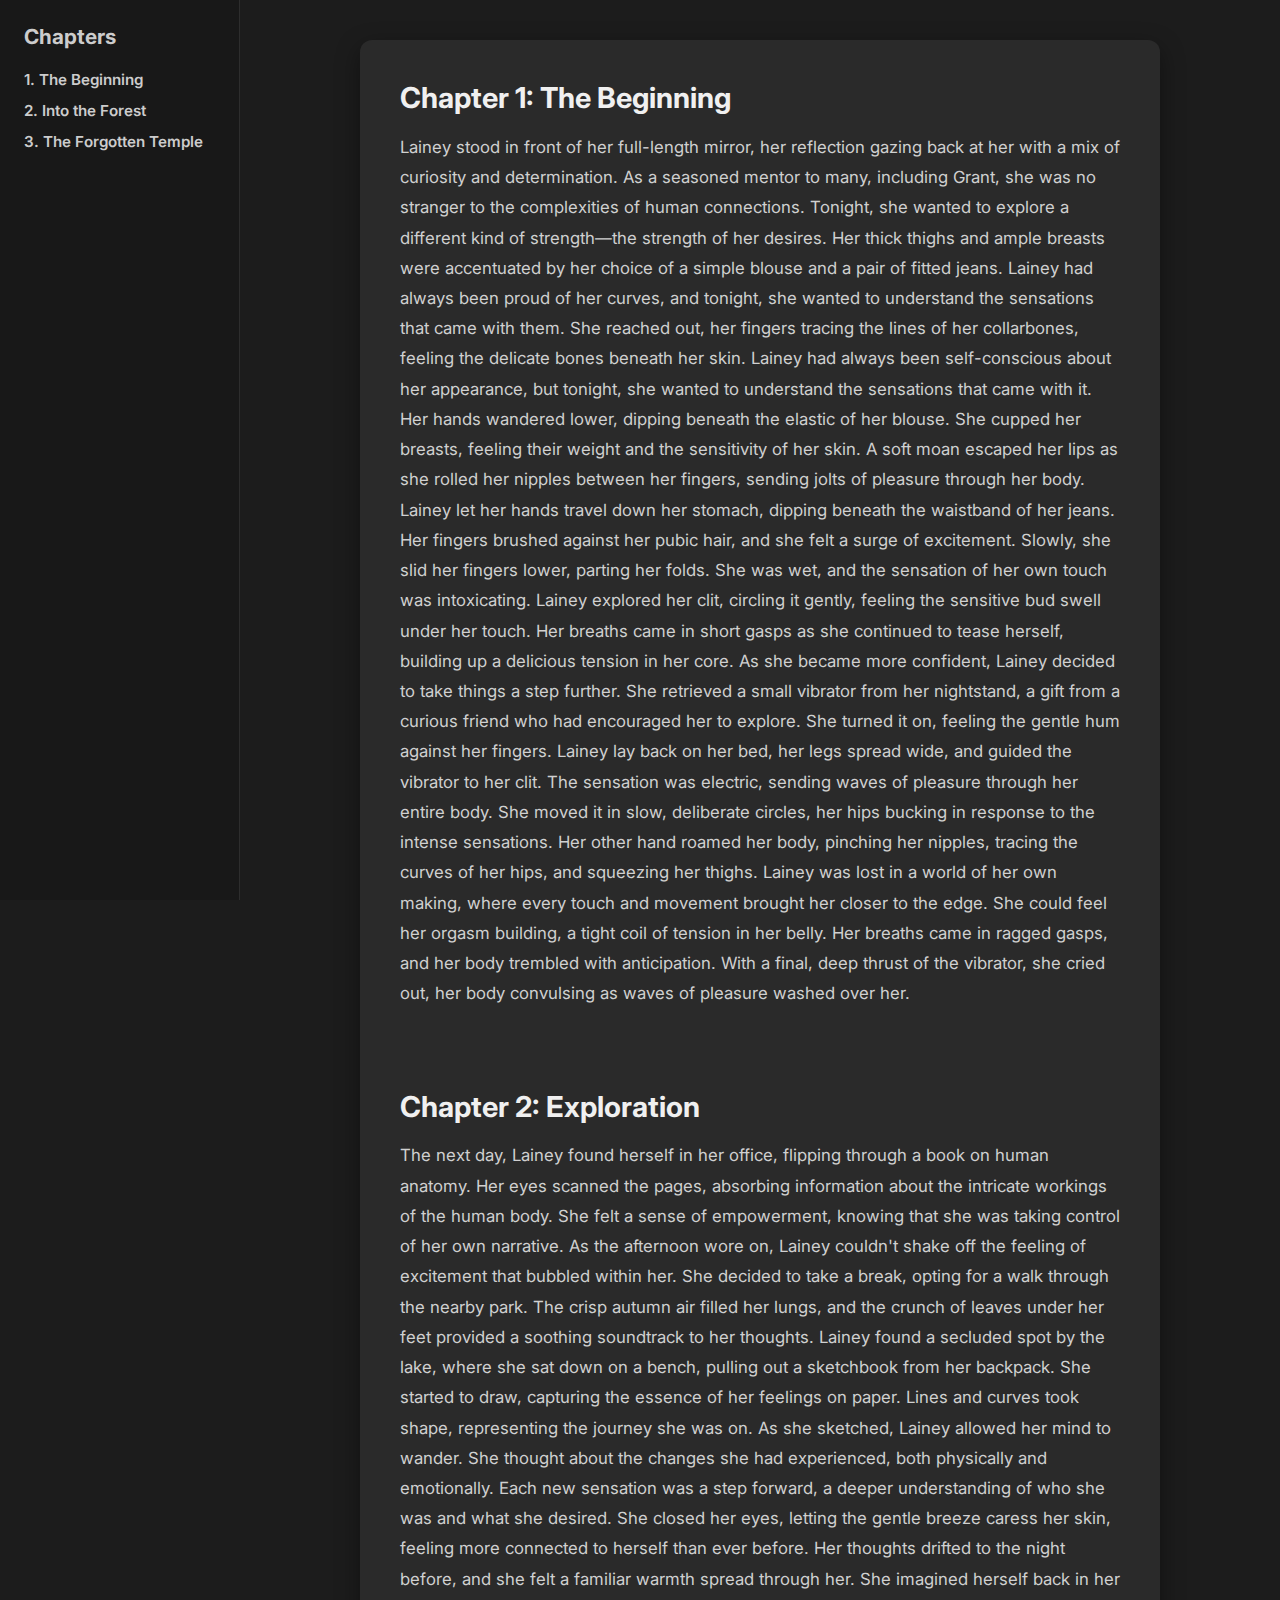
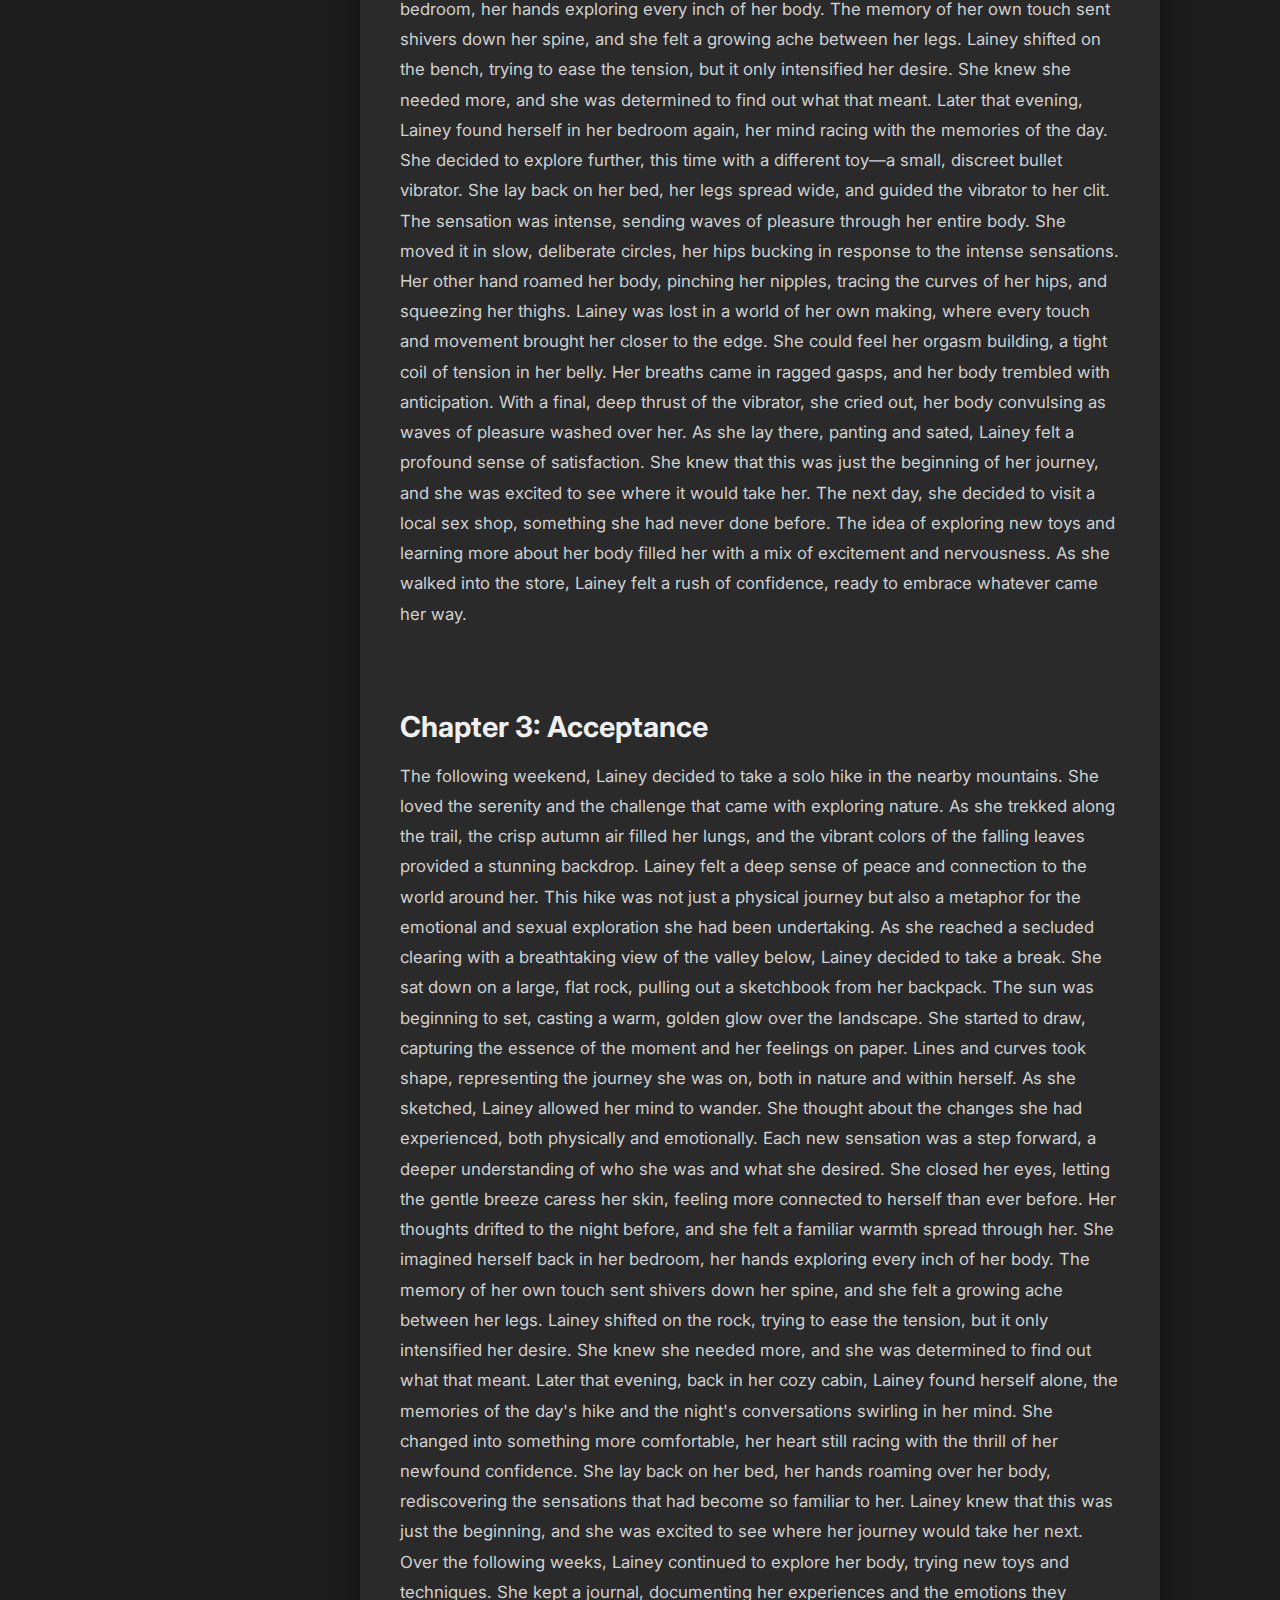
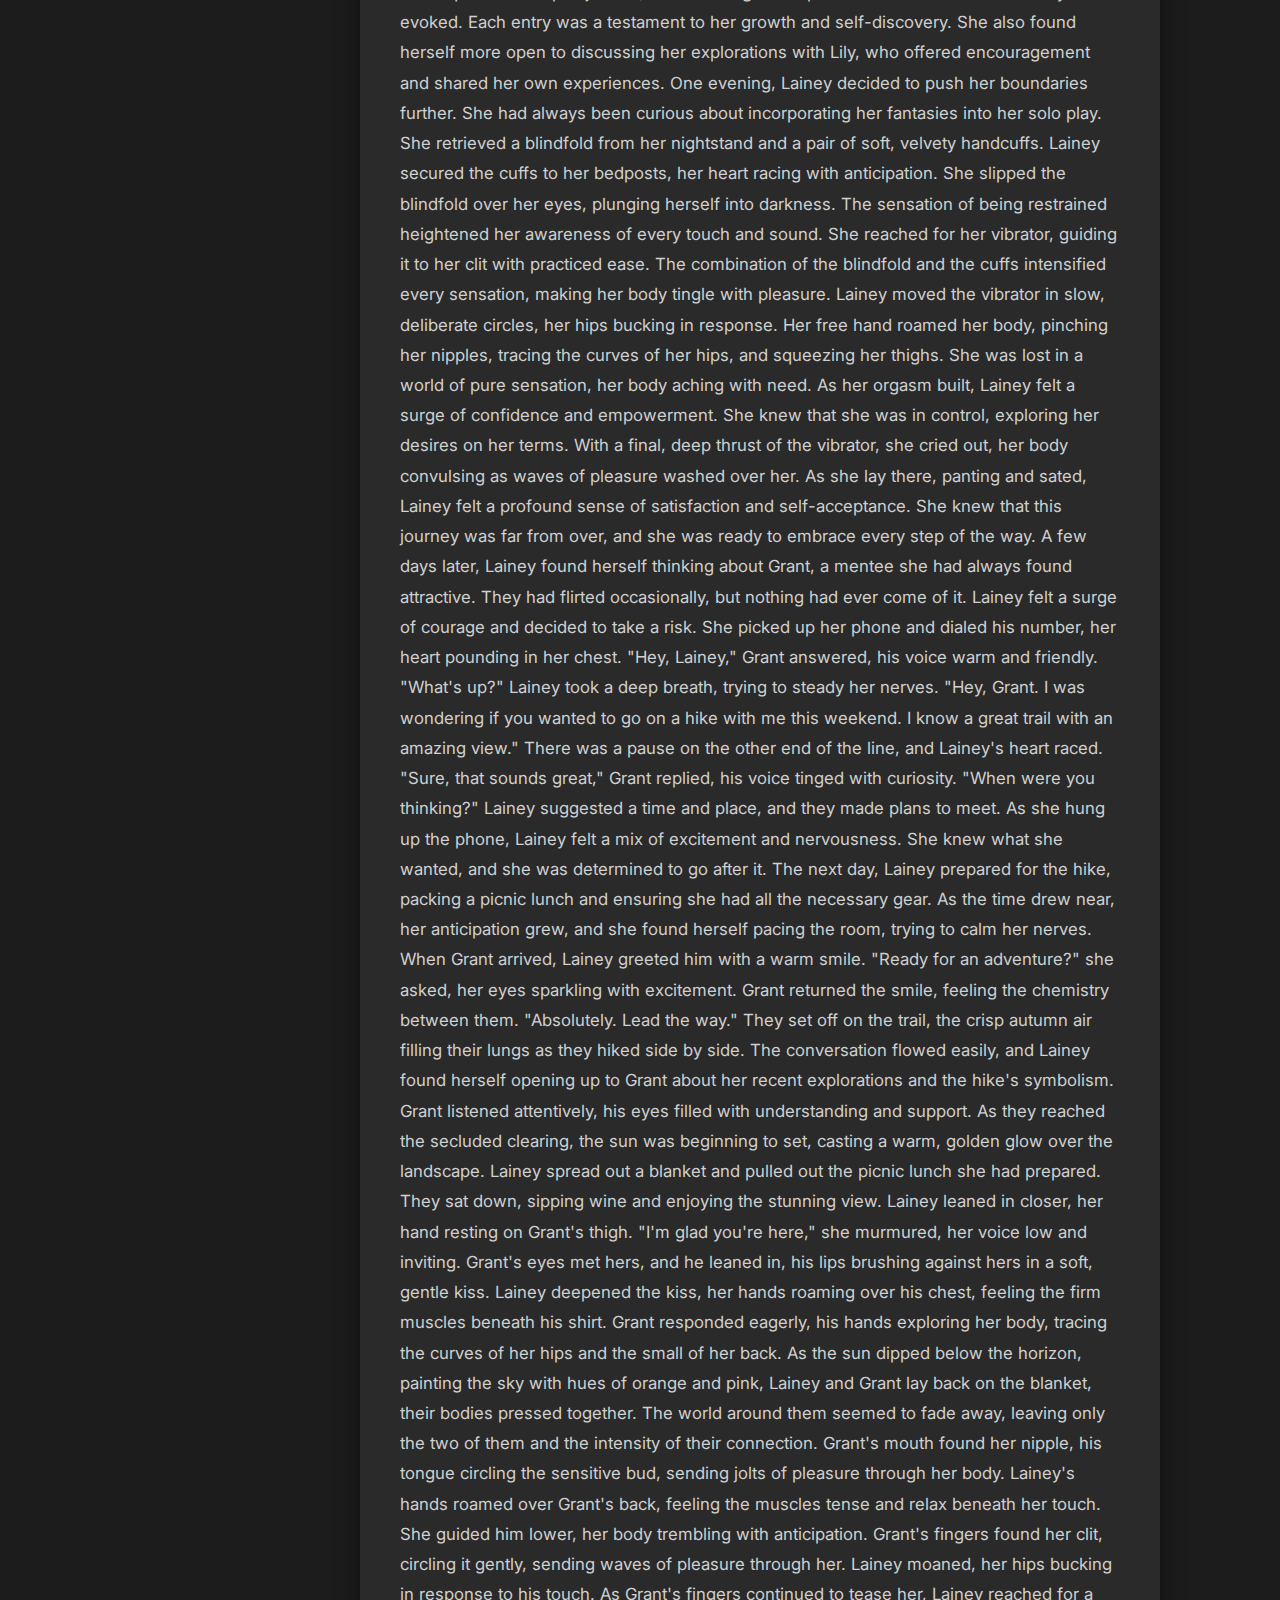
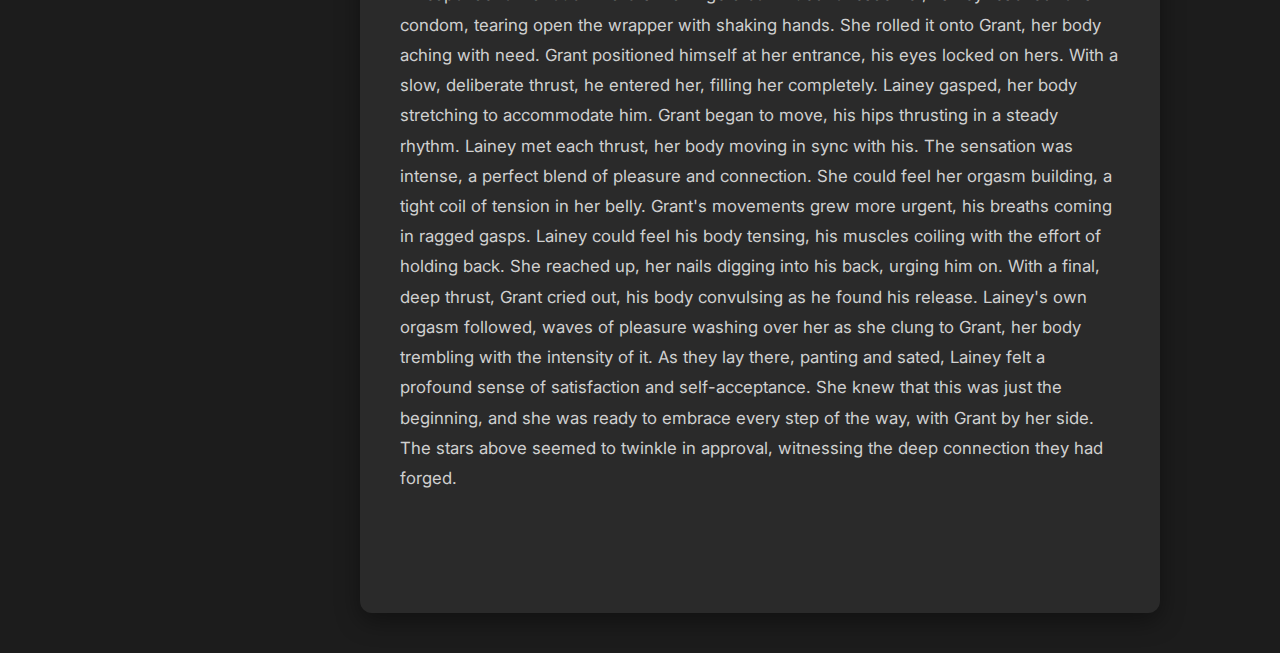
<file: stories/lainey.html>
<!DOCTYPE html>
<html lang="en">
<head>
  <meta charset="UTF-8" />
  <meta name="viewport" content="width=device-width, initial-scale=1.0"/>
  <title>Stories - Lainey</title>
  <link href="https://fonts.googleapis.com/css2?family=Inter:wght@400;600&display=swap" rel="stylesheet">
  <link rel="stylesheet" href="../storystyle.css" />
</head>
<body>

  <!-- Sidebar Navigation -->
  <nav>
    <h2>Chapters</h2>
    <a href="#chapter1">1. The Beginning</a>
    <a href="#chapter2">2. Into the Forest</a>
    <a href="#chapter3">3. The Forgotten Temple</a>
  </nav>

  <!-- Main Story Content -->
  <div class="content-wrapper">
    <div class="content">
      <section id="chapter1">
        <h2>Chapter 1: The Beginning</h2>
        <p>
          Lainey stood in front of her full-length mirror, her reflection gazing back at her with a mix of curiosity and determination. As a seasoned mentor to many, including Grant, she was no stranger to the complexities of human connections. Tonight, she wanted to explore a different kind of strength—the strength of her desires. Her thick thighs and ample breasts were accentuated by her choice of a simple blouse and a pair of fitted jeans. Lainey had always been proud of her curves, and tonight, she wanted to understand the sensations that came with them.

She reached out, her fingers tracing the lines of her collarbones, feeling the delicate bones beneath her skin. Lainey had always been self-conscious about her appearance, but tonight, she wanted to understand the sensations that came with it. Her hands wandered lower, dipping beneath the elastic of her blouse. She cupped her breasts, feeling their weight and the sensitivity of her skin. A soft moan escaped her lips as she rolled her nipples between her fingers, sending jolts of pleasure through her body.

Lainey let her hands travel down her stomach, dipping beneath the waistband of her jeans. Her fingers brushed against her pubic hair, and she felt a surge of excitement. Slowly, she slid her fingers lower, parting her folds. She was wet, and the sensation of her own touch was intoxicating. Lainey explored her clit, circling it gently, feeling the sensitive bud swell under her touch. Her breaths came in short gasps as she continued to tease herself, building up a delicious tension in her core.

As she became more confident, Lainey decided to take things a step further. She retrieved a small vibrator from her nightstand, a gift from a curious friend who had encouraged her to explore. She turned it on, feeling the gentle hum against her fingers. Lainey lay back on her bed, her legs spread wide, and guided the vibrator to her clit. The sensation was electric, sending waves of pleasure through her entire body. She moved it in slow, deliberate circles, her hips bucking in response to the intense sensations.

Her other hand roamed her body, pinching her nipples, tracing the curves of her hips, and squeezing her thighs. Lainey was lost in a world of her own making, where every touch and movement brought her closer to the edge. She could feel her orgasm building, a tight coil of tension in her belly. Her breaths came in ragged gasps, and her body trembled with anticipation. With a final, deep thrust of the vibrator, she cried out, her body convulsing as waves of pleasure washed over her.
        </p>
      </section>

      <section id="chapter2">
        <h2>Chapter 2: Exploration</h2>
        <p>
          The next day, Lainey found herself in her office, flipping through a book on human anatomy. Her eyes scanned the pages, absorbing information about the intricate workings of the human body. She felt a sense of empowerment, knowing that she was taking control of her own narrative. As the afternoon wore on, Lainey couldn't shake off the feeling of excitement that bubbled within her.

She decided to take a break, opting for a walk through the nearby park. The crisp autumn air filled her lungs, and the crunch of leaves under her feet provided a soothing soundtrack to her thoughts. Lainey found a secluded spot by the lake, where she sat down on a bench, pulling out a sketchbook from her backpack. She started to draw, capturing the essence of her feelings on paper. Lines and curves took shape, representing the journey she was on.

As she sketched, Lainey allowed her mind to wander. She thought about the changes she had experienced, both physically and emotionally. Each new sensation was a step forward, a deeper understanding of who she was and what she desired. She closed her eyes, letting the gentle breeze caress her skin, feeling more connected to herself than ever before.

Her thoughts drifted to the night before, and she felt a familiar warmth spread through her. She imagined herself back in her bedroom, her hands exploring every inch of her body. The memory of her own touch sent shivers down her spine, and she felt a growing ache between her legs. Lainey shifted on the bench, trying to ease the tension, but it only intensified her desire. She knew she needed more, and she was determined to find out what that meant.

Later that evening, Lainey found herself in her bedroom again, her mind racing with the memories of the day. She decided to explore further, this time with a different toy—a small, discreet bullet vibrator. She lay back on her bed, her legs spread wide, and guided the vibrator to her clit. The sensation was intense, sending waves of pleasure through her entire body. She moved it in slow, deliberate circles, her hips bucking in response to the intense sensations.

Her other hand roamed her body, pinching her nipples, tracing the curves of her hips, and squeezing her thighs. Lainey was lost in a world of her own making, where every touch and movement brought her closer to the edge. She could feel her orgasm building, a tight coil of tension in her belly. Her breaths came in ragged gasps, and her body trembled with anticipation. With a final, deep thrust of the vibrator, she cried out, her body convulsing as waves of pleasure washed over her.

As she lay there, panting and sated, Lainey felt a profound sense of satisfaction. She knew that this was just the beginning of her journey, and she was excited to see where it would take her. The next day, she decided to visit a local sex shop, something she had never done before. The idea of exploring new toys and learning more about her body filled her with a mix of excitement and nervousness. As she walked into the store, Lainey felt a rush of confidence, ready to embrace whatever came her way.
        </p>
      </section>

      <section id="chapter3">
        <h2>Chapter 3: Acceptance</h2>
        <p>
         The following weekend, Lainey decided to take a solo hike in the nearby mountains. She loved the serenity and the challenge that came with exploring nature. As she trekked along the trail, the crisp autumn air filled her lungs, and the vibrant colors of the falling leaves provided a stunning backdrop. Lainey felt a deep sense of peace and connection to the world around her. This hike was not just a physical journey but also a metaphor for the emotional and sexual exploration she had been undertaking.

As she reached a secluded clearing with a breathtaking view of the valley below, Lainey decided to take a break. She sat down on a large, flat rock, pulling out a sketchbook from her backpack. The sun was beginning to set, casting a warm, golden glow over the landscape. She started to draw, capturing the essence of the moment and her feelings on paper. Lines and curves took shape, representing the journey she was on, both in nature and within herself.

As she sketched, Lainey allowed her mind to wander. She thought about the changes she had experienced, both physically and emotionally. Each new sensation was a step forward, a deeper understanding of who she was and what she desired. She closed her eyes, letting the gentle breeze caress her skin, feeling more connected to herself than ever before.

Her thoughts drifted to the night before, and she felt a familiar warmth spread through her. She imagined herself back in her bedroom, her hands exploring every inch of her body. The memory of her own touch sent shivers down her spine, and she felt a growing ache between her legs. Lainey shifted on the rock, trying to ease the tension, but it only intensified her desire. She knew she needed more, and she was determined to find out what that meant.

Later that evening, back in her cozy cabin, Lainey found herself alone, the memories of the day's hike and the night's conversations swirling in her mind. She changed into something more comfortable, her heart still racing with the thrill of her newfound confidence. She lay back on her bed, her hands roaming over her body, rediscovering the sensations that had become so familiar to her. Lainey knew that this was just the beginning, and she was excited to see where her journey would take her next.

Over the following weeks, Lainey continued to explore her body, trying new toys and techniques. She kept a journal, documenting her experiences and the emotions they evoked. Each entry was a testament to her growth and self-discovery. She also found herself more open to discussing her explorations with Lily, who offered encouragement and shared her own experiences.

One evening, Lainey decided to push her boundaries further. She had always been curious about incorporating her fantasies into her solo play. She retrieved a blindfold from her nightstand and a pair of soft, velvety handcuffs. Lainey secured the cuffs to her bedposts, her heart racing with anticipation. She slipped the blindfold over her eyes, plunging herself into darkness. The sensation of being restrained heightened her awareness of every touch and sound.

She reached for her vibrator, guiding it to her clit with practiced ease. The combination of the blindfold and the cuffs intensified every sensation, making her body tingle with pleasure. Lainey moved the vibrator in slow, deliberate circles, her hips bucking in response. Her free hand roamed her body, pinching her nipples, tracing the curves of her hips, and squeezing her thighs. She was lost in a world of pure sensation, her body aching with need.

As her orgasm built, Lainey felt a surge of confidence and empowerment. She knew that she was in control, exploring her desires on her terms. With a final, deep thrust of the vibrator, she cried out, her body convulsing as waves of pleasure washed over her. As she lay there, panting and sated, Lainey felt a profound sense of satisfaction and self-acceptance. She knew that this journey was far from over, and she was ready to embrace every step of the way.

A few days later, Lainey found herself thinking about Grant, a mentee she had always found attractive. They had flirted occasionally, but nothing had ever come of it. Lainey felt a surge of courage and decided to take a risk. She picked up her phone and dialed his number, her heart pounding in her chest.

"Hey, Lainey," Grant answered, his voice warm and friendly. "What's up?"

Lainey took a deep breath, trying to steady her nerves. "Hey, Grant. I was wondering if you wanted to go on a hike with me this weekend. I know a great trail with an amazing view."

There was a pause on the other end of the line, and Lainey's heart raced. "Sure, that sounds great," Grant replied, his voice tinged with curiosity. "When were you thinking?"

Lainey suggested a time and place, and they made plans to meet. As she hung up the phone, Lainey felt a mix of excitement and nervousness. She knew what she wanted, and she was determined to go after it.

The next day, Lainey prepared for the hike, packing a picnic lunch and ensuring she had all the necessary gear. As the time drew near, her anticipation grew, and she found herself pacing the room, trying to calm her nerves.

When Grant arrived, Lainey greeted him with a warm smile. "Ready for an adventure?" she asked, her eyes sparkling with excitement.

Grant returned the smile, feeling the chemistry between them. "Absolutely. Lead the way."

They set off on the trail, the crisp autumn air filling their lungs as they hiked side by side. The conversation flowed easily, and Lainey found herself opening up to Grant about her recent explorations and the hike's symbolism. Grant listened attentively, his eyes filled with understanding and support.

As they reached the secluded clearing, the sun was beginning to set, casting a warm, golden glow over the landscape. Lainey spread out a blanket and pulled out the picnic lunch she had prepared. They sat down, sipping wine and enjoying the stunning view.

Lainey leaned in closer, her hand resting on Grant's thigh. "I'm glad you're here," she murmured, her voice low and inviting.

Grant's eyes met hers, and he leaned in, his lips brushing against hers in a soft, gentle kiss. Lainey deepened the kiss, her hands roaming over his chest, feeling the firm muscles beneath his shirt. Grant responded eagerly, his hands exploring her body, tracing the curves of her hips and the small of her back.

As the sun dipped below the horizon, painting the sky with hues of orange and pink, Lainey and Grant lay back on the blanket, their bodies pressed together. The world around them seemed to fade away, leaving only the two of them and the intensity of their connection.

Grant's mouth found her nipple, his tongue circling the sensitive bud, sending jolts of pleasure through her body. Lainey's hands roamed over Grant's back, feeling the muscles tense and relax beneath her touch. She guided him lower, her body trembling with anticipation. Grant's fingers found her clit, circling it gently, sending waves of pleasure through her. Lainey moaned, her hips bucking in response to his touch.

As Grant's fingers continued to tease her, Lainey reached for a condom, tearing open the wrapper with shaking hands. She rolled it onto Grant, her body aching with need. Grant positioned himself at her entrance, his eyes locked on hers. With a slow, deliberate thrust, he entered her, filling her completely.

Lainey gasped, her body stretching to accommodate him. Grant began to move, his hips thrusting in a steady rhythm. Lainey met each thrust, her body moving in sync with his. The sensation was intense, a perfect blend of pleasure and connection. She could feel her orgasm building, a tight coil of tension in her belly.

Grant's movements grew more urgent, his breaths coming in ragged gasps. Lainey could feel his body tensing, his muscles coiling with the effort of holding back. She reached up, her nails digging into his back, urging him on. With a final, deep thrust, Grant cried out, his body convulsing as he found his release.

Lainey's own orgasm followed, waves of pleasure washing over her as she clung to Grant, her body trembling with the intensity of it. As they lay there, panting and sated, Lainey felt a profound sense of satisfaction and self-acceptance. She knew that this was just the beginning, and she was ready to embrace every step of the way, with Grant by her side. The stars above seemed to twinkle in approval, witnessing the deep connection they had forged.
        </p>
      </section>
    </div>
  </div>

</body>
</html>
</file>
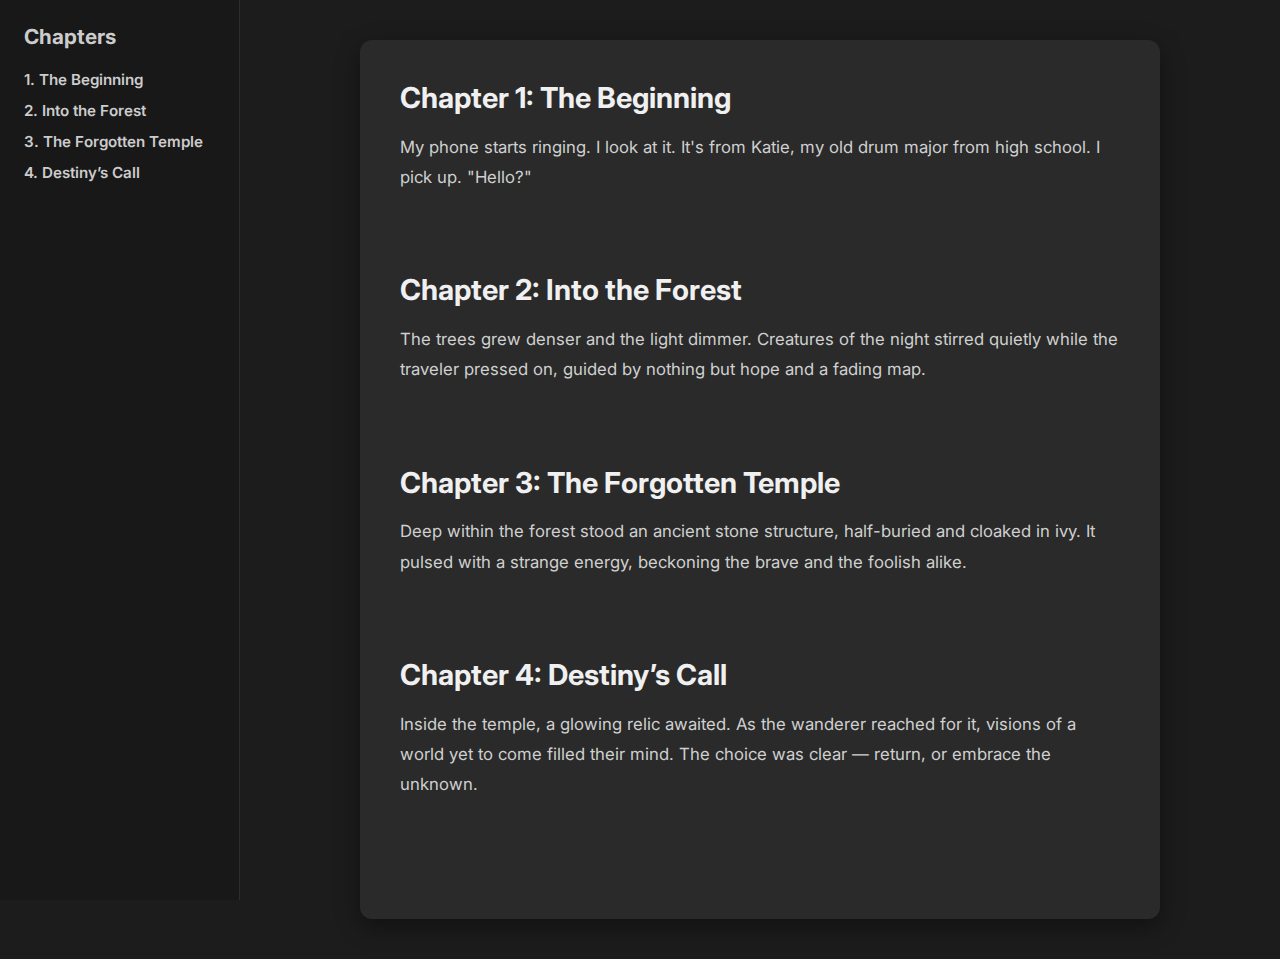
<file: stories/lauren.html>
<!DOCTYPE html>
<html lang="en">
<head>
  <meta charset="UTF-8" />
  <meta name="viewport" content="width=device-width, initial-scale=1.0"/>
  <title>Stories - Lauren</title>
  <link href="https://fonts.googleapis.com/css2?family=Inter:wght@400;600&display=swap" rel="stylesheet">
  <style>
    * {
      box-sizing: border-box;
    }

    html {
      scroll-behavior: smooth;
    }

    body {
      margin: 0;
      font-family: 'Inter', sans-serif;
      background-color: #1c1c1c; /* dark background */
      color: #e0e0e0;
      display: flex;
      min-height: 100vh;
    }

    /* Sidebar Navigation */
    nav {
      position: sticky;
      top: 0;
      height: 100vh;
      width: 240px;
      background: #181818;
      color: #fff;
      padding: 24px;
      flex-shrink: 0;
      overflow-y: auto;
      border-right: 1px solid #2d2d2d;
    }

    nav h2 {
      margin-top: 0;
      font-size: 1.3em;
      margin-bottom: 1em;
      color: #ccc;
    }

    nav a {
      display: block;
      margin: 12px 0;
      color: #ccc;
      text-decoration: none;
      font-weight: 600;
      font-size: 0.95em;
    }

    nav a:hover {
      color: #1abc9c;
    }

    /* Main Content */
    .content-wrapper {
      display: flex;
      justify-content: center;
      flex-grow: 1;
      padding: 40px;
    }

    .content {
      background: #2a2a2a; /* lighter than page background */
      border-radius: 12px;
      padding: 40px;
      max-width: 800px;
      width: 100%;
      box-shadow: 0 8px 24px rgba(0, 0, 0, 0.4);
    }

    section {
      margin-bottom: 80px;
    }

    section h2 {
      margin-top: 0;
      font-size: 1.8em;
      color: #f0f0f0;
      margin-bottom: 0.5em;
    }

    section p {
      line-height: 1.8;
      font-size: 1.05em;
      color: #d0d0d0;
    }

    @media (max-width: 768px) {
      body {
        flex-direction: column;
      }

      nav {
        width: 100%;
        height: auto;
        position: relative;
        border-right: none;
        border-bottom: 1px solid #2d2d2d;
      }

      .content-wrapper {
        padding: 20px;
      }

      .content {
        padding: 24px;
      }
    }
  </style>
</head>
<body>

  <!-- Sidebar Navigation -->
  <nav>
    <h2>Chapters</h2>
    <a href="#chapter1">1. The Beginning</a>
    <a href="#chapter2">2. Into the Forest</a>
    <a href="#chapter3">3. The Forgotten Temple</a>
    <a href="#chapter4">4. Destiny’s Call</a>
  </nav>

  <!-- Main Story Content -->
  <div class="content-wrapper">
    <div class="content">
      <section id="chapter1">
        <h2>Chapter 1: The Beginning</h2>
        <p>
          My phone starts ringing. I look at it. It's from Katie, my old drum major from high school. I pick up.
          "Hello?"
        </p>
      </section>

      <section id="chapter2">
        <h2>Chapter 2: Into the Forest</h2>
        <p>
          The trees grew denser and the light dimmer. Creatures of the night stirred quietly
          while the traveler pressed on, guided by nothing but hope and a fading map.
        </p>
      </section>

      <section id="chapter3">
        <h2>Chapter 3: The Forgotten Temple</h2>
        <p>
          Deep within the forest stood an ancient stone structure, half-buried and cloaked in ivy.
          It pulsed with a strange energy, beckoning the brave and the foolish alike.
        </p>
      </section>

      <section id="chapter4">
        <h2>Chapter 4: Destiny’s Call</h2>
        <p>
          Inside the temple, a glowing relic awaited. As the wanderer reached for it, visions
          of a world yet to come filled their mind. The choice was clear — return, or embrace the unknown.
        </p>
      </section>
    </div>
  </div>

</body>
</html>
</file>
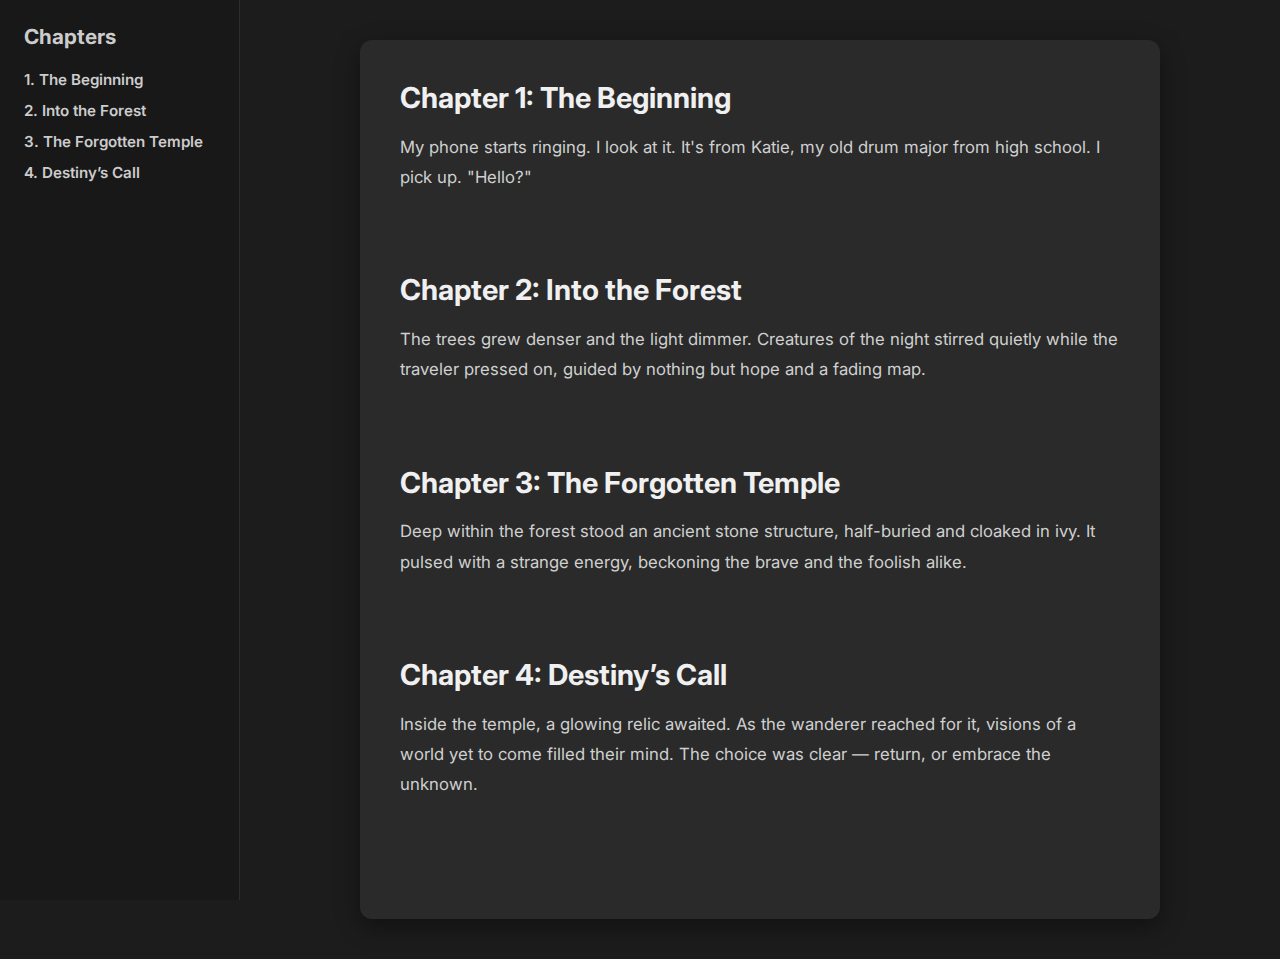
<file: stories/lexi.html>
<!DOCTYPE html>
<html lang="en">
<head>
  <meta charset="UTF-8" />
  <meta name="viewport" content="width=device-width, initial-scale=1.0"/>
  <title>Stories - Lexi</title>
  <link href="https://fonts.googleapis.com/css2?family=Inter:wght@400;600&display=swap" rel="stylesheet">
  <style>
    * {
      box-sizing: border-box;
    }

    html {
      scroll-behavior: smooth;
    }

    body {
      margin: 0;
      font-family: 'Inter', sans-serif;
      background-color: #1c1c1c; /* dark background */
      color: #e0e0e0;
      display: flex;
      min-height: 100vh;
    }

    /* Sidebar Navigation */
    nav {
      position: sticky;
      top: 0;
      height: 100vh;
      width: 240px;
      background: #181818;
      color: #fff;
      padding: 24px;
      flex-shrink: 0;
      overflow-y: auto;
      border-right: 1px solid #2d2d2d;
    }

    nav h2 {
      margin-top: 0;
      font-size: 1.3em;
      margin-bottom: 1em;
      color: #ccc;
    }

    nav a {
      display: block;
      margin: 12px 0;
      color: #ccc;
      text-decoration: none;
      font-weight: 600;
      font-size: 0.95em;
    }

    nav a:hover {
      color: #1abc9c;
    }

    /* Main Content */
    .content-wrapper {
      display: flex;
      justify-content: center;
      flex-grow: 1;
      padding: 40px;
    }

    .content {
      background: #2a2a2a; /* lighter than page background */
      border-radius: 12px;
      padding: 40px;
      max-width: 800px;
      width: 100%;
      box-shadow: 0 8px 24px rgba(0, 0, 0, 0.4);
    }

    section {
      margin-bottom: 80px;
    }

    section h2 {
      margin-top: 0;
      font-size: 1.8em;
      color: #f0f0f0;
      margin-bottom: 0.5em;
    }

    section p {
      line-height: 1.8;
      font-size: 1.05em;
      color: #d0d0d0;
    }

    @media (max-width: 768px) {
      body {
        flex-direction: column;
      }

      nav {
        width: 100%;
        height: auto;
        position: relative;
        border-right: none;
        border-bottom: 1px solid #2d2d2d;
      }

      .content-wrapper {
        padding: 20px;
      }

      .content {
        padding: 24px;
      }
    }
  </style>
</head>
<body>

  <!-- Sidebar Navigation -->
  <nav>
    <h2>Chapters</h2>
    <a href="#chapter1">1. The Beginning</a>
    <a href="#chapter2">2. Into the Forest</a>
    <a href="#chapter3">3. The Forgotten Temple</a>
    <a href="#chapter4">4. Destiny’s Call</a>
  </nav>

  <!-- Main Story Content -->
  <div class="content-wrapper">
    <div class="content">
      <section id="chapter1">
        <h2>Chapter 1: The Beginning</h2>
        <p>
          My phone starts ringing. I look at it. It's from Katie, my old drum major from high school. I pick up.
          "Hello?"
        </p>
      </section>

      <section id="chapter2">
        <h2>Chapter 2: Into the Forest</h2>
        <p>
          The trees grew denser and the light dimmer. Creatures of the night stirred quietly
          while the traveler pressed on, guided by nothing but hope and a fading map.
        </p>
      </section>

      <section id="chapter3">
        <h2>Chapter 3: The Forgotten Temple</h2>
        <p>
          Deep within the forest stood an ancient stone structure, half-buried and cloaked in ivy.
          It pulsed with a strange energy, beckoning the brave and the foolish alike.
        </p>
      </section>

      <section id="chapter4">
        <h2>Chapter 4: Destiny’s Call</h2>
        <p>
          Inside the temple, a glowing relic awaited. As the wanderer reached for it, visions
          of a world yet to come filled their mind. The choice was clear — return, or embrace the unknown.
        </p>
      </section>
    </div>
  </div>

</body>
</html>
</file>
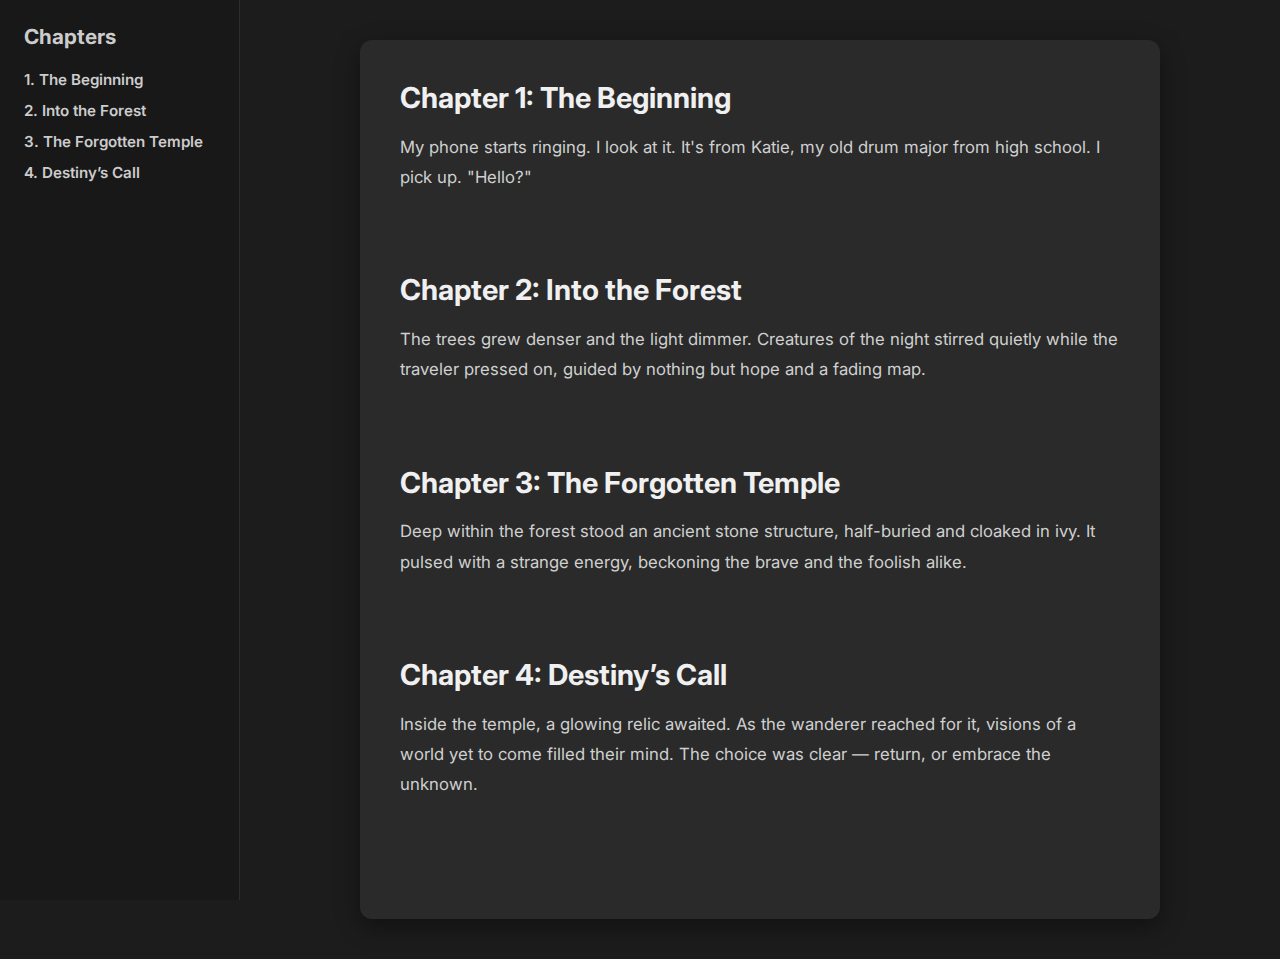
<file: stories/margaret.html>
<!DOCTYPE html>
<html lang="en">
<head>
  <meta charset="UTF-8" />
  <meta name="viewport" content="width=device-width, initial-scale=1.0"/>
  <title>Stories - Margaret</title>
  <link href="https://fonts.googleapis.com/css2?family=Inter:wght@400;600&display=swap" rel="stylesheet">
  <style>
    * {
      box-sizing: border-box;
    }

    html {
      scroll-behavior: smooth;
    }

    body {
      margin: 0;
      font-family: 'Inter', sans-serif;
      background-color: #1c1c1c; /* dark background */
      color: #e0e0e0;
      display: flex;
      min-height: 100vh;
    }

    /* Sidebar Navigation */
    nav {
      position: sticky;
      top: 0;
      height: 100vh;
      width: 240px;
      background: #181818;
      color: #fff;
      padding: 24px;
      flex-shrink: 0;
      overflow-y: auto;
      border-right: 1px solid #2d2d2d;
    }

    nav h2 {
      margin-top: 0;
      font-size: 1.3em;
      margin-bottom: 1em;
      color: #ccc;
    }

    nav a {
      display: block;
      margin: 12px 0;
      color: #ccc;
      text-decoration: none;
      font-weight: 600;
      font-size: 0.95em;
    }

    nav a:hover {
      color: #1abc9c;
    }

    /* Main Content */
    .content-wrapper {
      display: flex;
      justify-content: center;
      flex-grow: 1;
      padding: 40px;
    }

    .content {
      background: #2a2a2a; /* lighter than page background */
      border-radius: 12px;
      padding: 40px;
      max-width: 800px;
      width: 100%;
      box-shadow: 0 8px 24px rgba(0, 0, 0, 0.4);
    }

    section {
      margin-bottom: 80px;
    }

    section h2 {
      margin-top: 0;
      font-size: 1.8em;
      color: #f0f0f0;
      margin-bottom: 0.5em;
    }

    section p {
      line-height: 1.8;
      font-size: 1.05em;
      color: #d0d0d0;
    }

    @media (max-width: 768px) {
      body {
        flex-direction: column;
      }

      nav {
        width: 100%;
        height: auto;
        position: relative;
        border-right: none;
        border-bottom: 1px solid #2d2d2d;
      }

      .content-wrapper {
        padding: 20px;
      }

      .content {
        padding: 24px;
      }
    }
  </style>
</head>
<body>

  <!-- Sidebar Navigation -->
  <nav>
    <h2>Chapters</h2>
    <a href="#chapter1">1. The Beginning</a>
    <a href="#chapter2">2. Into the Forest</a>
    <a href="#chapter3">3. The Forgotten Temple</a>
    <a href="#chapter4">4. Destiny’s Call</a>
  </nav>

  <!-- Main Story Content -->
  <div class="content-wrapper">
    <div class="content">
      <section id="chapter1">
        <h2>Chapter 1: The Beginning</h2>
        <p>
          My phone starts ringing. I look at it. It's from Katie, my old drum major from high school. I pick up.
          "Hello?"
        </p>
      </section>

      <section id="chapter2">
        <h2>Chapter 2: Into the Forest</h2>
        <p>
          The trees grew denser and the light dimmer. Creatures of the night stirred quietly
          while the traveler pressed on, guided by nothing but hope and a fading map.
        </p>
      </section>

      <section id="chapter3">
        <h2>Chapter 3: The Forgotten Temple</h2>
        <p>
          Deep within the forest stood an ancient stone structure, half-buried and cloaked in ivy.
          It pulsed with a strange energy, beckoning the brave and the foolish alike.
        </p>
      </section>

      <section id="chapter4">
        <h2>Chapter 4: Destiny’s Call</h2>
        <p>
          Inside the temple, a glowing relic awaited. As the wanderer reached for it, visions
          of a world yet to come filled their mind. The choice was clear — return, or embrace the unknown.
        </p>
      </section>
    </div>
  </div>

</body>
</html>
</file>
<file: storystyle.css>
* {
      box-sizing: border-box;
    }

    html {
      scroll-behavior: smooth;
    }

    body {
      margin: 0;
      font-family: 'Inter', sans-serif;
      background-color: #1c1c1c; /* dark background */
      color: #e0e0e0;
      display: flex;
      min-height: 100vh;
    }

    /* Sidebar Navigation */
    nav {
      position: sticky;
      top: 0;
      height: 100vh;
      width: 240px;
      background: #181818;
      color: #fff;
      padding: 24px;
      flex-shrink: 0;
      overflow-y: auto;
      border-right: 1px solid #2d2d2d;
    }

    nav h2 {
      margin-top: 0;
      font-size: 1.3em;
      margin-bottom: 1em;
      color: #ccc;
    }

    nav a {
      display: block;
      margin: 12px 0;
      color: #ccc;
      text-decoration: none;
      font-weight: 600;
      font-size: 0.95em;
    }

    nav a:hover {
      color: #1abc9c;
    }

    /* Main Content */
    .content-wrapper {
      display: flex;
      justify-content: center;
      flex-grow: 1;
      padding: 40px;
    }

    .content {
      background: #2a2a2a; /* lighter than page background */
      border-radius: 12px;
      padding: 40px;
      max-width: 800px;
      width: 100%;
      box-shadow: 0 8px 24px rgba(0, 0, 0, 0.4);
    }

    section {
      margin-bottom: 80px;
    }

    section h2 {
      margin-top: 0;
      font-size: 1.8em;
      color: #f0f0f0;
      margin-bottom: 0.5em;
    }

    section p {
      line-height: 1.8;
      font-size: 1.05em;
      color: #d0d0d0;
    }

    @media (max-width: 768px) {
      body {
        flex-direction: column;
      }

      nav {
        width: 100%;
        height: auto;
        position: relative;
        border-right: none;
        border-bottom: 1px solid #2d2d2d;
      }

      .content-wrapper {
        padding: 20px;
      }

      .content {
        padding: 24px;
      }
    }
</file>
